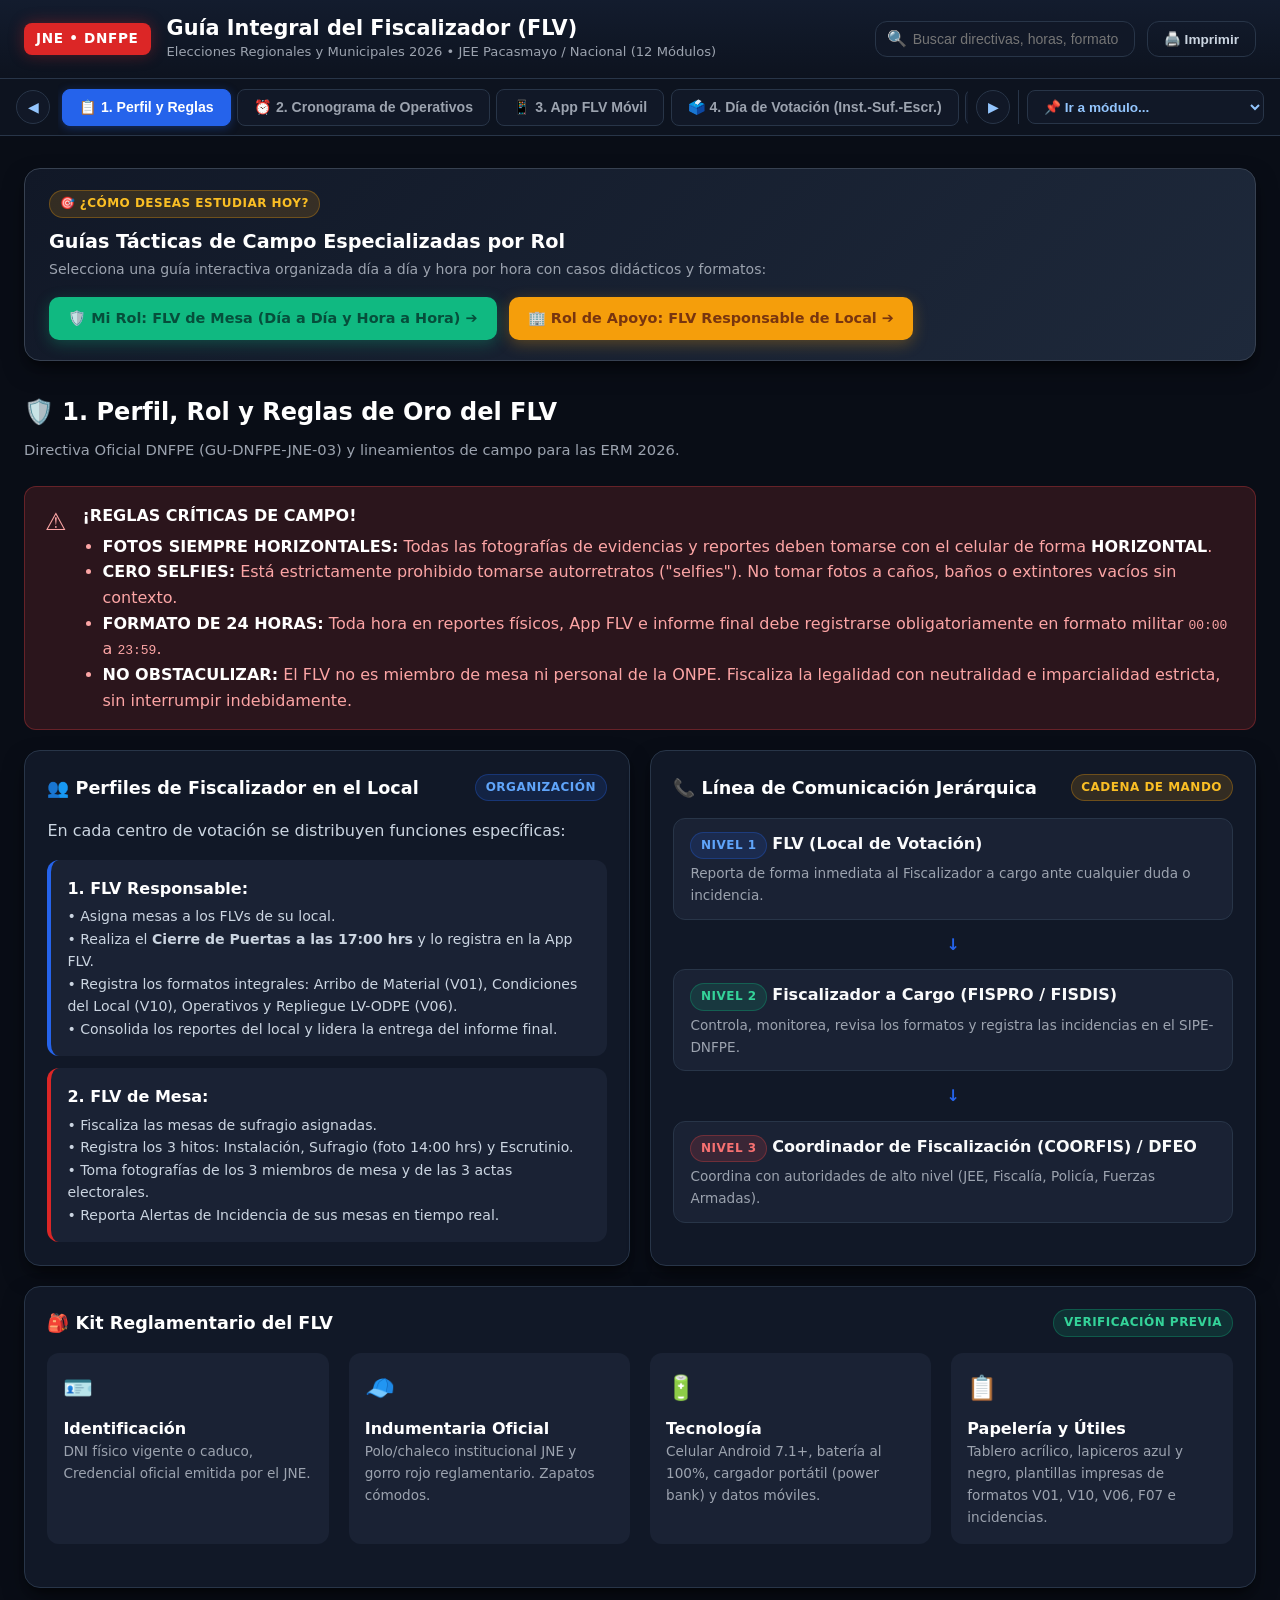
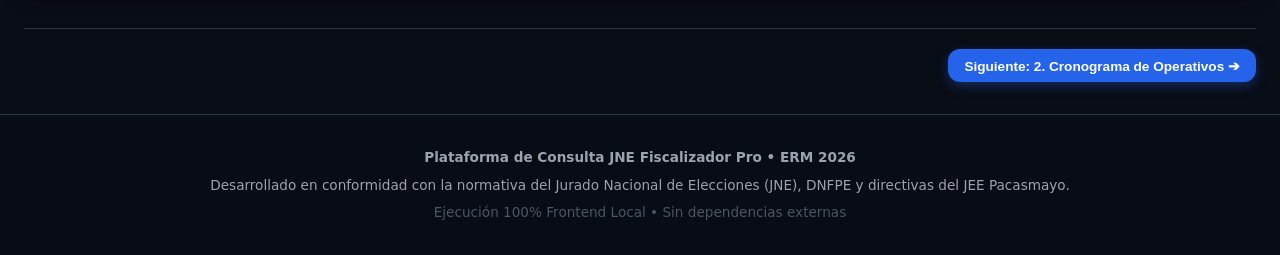
<file: others/FLV/index.html>
<!DOCTYPE html>
<html lang="es">
<head>
  <meta charset="UTF-8">
  <meta name="viewport" content="width=device-width, initial-scale=1.0">
  <title>Guía Integral del Fiscalizador de Local de Votación (FLV) - ERM 2026</title>
  <style>
    :root {
      --primary: #2563eb;
      --primary-hover: #1d4ed8;
      --primary-glow: rgba(37, 99, 235, 0.35);
      --jne-red: #dc2626;
      --jne-red-hover: #b91c1c;
      --jne-red-glow: rgba(220, 38, 38, 0.35);
      --onpe-blue: #0284c7;
      --reniec-green: #059669;
      --gold: #f59e0b;
      --gold-glow: rgba(245, 158, 11, 0.3);
      --bg-dark: #090d16;
      --bg-card: #111827;
      --bg-card-alt: #1a2234;
      --bg-card-hover: #222d42;
      --border: #283548;
      --border-light: #374151;
      --text-main: #f9fafb;
      --text-muted: #9ca3af;
      --text-sub: #cbd5e1;
      --success: #10b981;
      --success-bg: rgba(16, 185, 129, 0.15);
      --danger: #ef4444;
      --danger-bg: rgba(239, 68, 68, 0.15);
      --warning: #f59e0b;
      --warning-bg: rgba(245, 158, 11, 0.15);
      --info-bg: rgba(37, 99, 235, 0.15);
      --radius-sm: 8px;
      --radius-md: 12px;
      --radius-lg: 16px;
      --radius-xl: 22px;
      --shadow-card: 0 10px 25px -5px rgba(0, 0, 0, 0.5), 0 8px 10px -6px rgba(0, 0, 0, 0.5);
      --shadow-glow: 0 0 20px rgba(37, 99, 235, 0.25);
      --transition: all 0.25s cubic-bezier(0.4, 0, 0.2, 1);
    }

    * {
      box-sizing: border-box;
      margin: 0;
      padding: 0;
    }

    body {
      font-family: 'Segoe UI', system-ui, -apple-system, Roboto, Helvetica, Arial, sans-serif;
      background-color: var(--bg-dark);
      color: var(--text-main);
      line-height: 1.6;
      min-height: 100vh;
      display: flex;
      flex-direction: column;
    }

    /* Scrollbars */
    ::-webkit-scrollbar {
      width: 8px;
      height: 8px;
    }
    ::-webkit-scrollbar-track {
      background: var(--bg-dark);
    }
    ::-webkit-scrollbar-thumb {
      background: var(--border);
      border-radius: 4px;
    }
    ::-webkit-scrollbar-thumb:hover {
      background: var(--primary);
    }

    /* Header */
    header {
      background: linear-gradient(180deg, #131c2e 0%, #0d131f 100%);
      border-bottom: 1px solid var(--border);
      padding: 1rem 1.5rem;
      position: sticky;
      top: 0;
      z-index: 100;
      backdrop-filter: blur(10px);
    }

    .header-top {
      display: flex;
      justify-content: space-between;
      align-items: center;
      gap: 1.25rem;
      flex-wrap: wrap;
    }

    .brand {
      display: flex;
      align-items: center;
      gap: 1rem;
    }

    .brand-badge {
      background: var(--jne-red);
      color: white;
      font-weight: 800;
      font-size: 0.85rem;
      padding: 0.35rem 0.75rem;
      border-radius: var(--radius-sm);
      letter-spacing: 0.05em;
      text-transform: uppercase;
      box-shadow: 0 0 15px var(--jne-red-glow);
    }

    .brand-info h1 {
      font-size: 1.3rem;
      font-weight: 700;
      color: #ffffff;
      line-height: 1.2;
    }

    .brand-info p {
      font-size: 0.82rem;
      color: var(--text-muted);
    }

    .header-actions {
      display: flex;
      align-items: center;
      gap: 0.75rem;
      flex-wrap: wrap;
    }

    .search-box {
      position: relative;
      min-width: 260px;
    }

    .search-box input {
      width: 100%;
      background: var(--bg-card);
      border: 1px solid var(--border);
      color: var(--text-main);
      padding: 0.55rem 1rem 0.55rem 2.3rem;
      border-radius: var(--radius-md);
      font-size: 0.88rem;
      outline: none;
      transition: var(--transition);
    }

    .search-box input:focus {
      border-color: var(--primary);
      box-shadow: 0 0 0 3px var(--primary-glow);
    }

    .search-icon {
      position: absolute;
      left: 0.75rem;
      top: 50%;
      transform: translateY(-50%);
      color: var(--text-muted);
      pointer-events: none;
    }

    .btn {
      display: inline-flex;
      align-items: center;
      gap: 0.4rem;
      padding: 0.55rem 1rem;
      border-radius: var(--radius-md);
      font-size: 0.85rem;
      font-weight: 600;
      cursor: pointer;
      border: none;
      transition: var(--transition);
      text-decoration: none;
    }

    .btn-primary {
      background: var(--primary);
      color: white;
      box-shadow: 0 4px 12px var(--primary-glow);
    }
    .btn-primary:hover {
      background: var(--primary-hover);
      transform: translateY(-1px);
    }

    .btn-outline {
      background: transparent;
      border: 1px solid var(--border);
      color: var(--text-sub);
    }
    .btn-outline:hover {
      background: var(--bg-card-alt);
      color: white;
      border-color: var(--text-muted);
    }

    /* Navigation Bar Container with Controls */
    .nav-wrapper {
      background: #0d131f;
      border-bottom: 1px solid var(--border);
      position: sticky;
      top: 72px;
      z-index: 90;
      display: flex;
      align-items: center;
      padding: 0 1rem;
      gap: 0.5rem;
    }

    .nav-scroll-btn {
      background: var(--bg-card);
      border: 1px solid var(--border);
      color: #93c5fd;
      width: 34px;
      height: 34px;
      border-radius: 50%;
      display: flex;
      align-items: center;
      justify-content: center;
      cursor: pointer;
      font-size: 0.9rem;
      transition: var(--transition);
      flex-shrink: 0;
      user-select: none;
    }

    .nav-scroll-btn:hover {
      background: var(--primary);
      color: white;
      border-color: var(--primary);
      box-shadow: 0 0 10px var(--primary-glow);
    }

    nav.tab-nav {
      display: flex;
      gap: 0.4rem;
      overflow-x: auto;
      padding: 0.6rem 0.25rem 0.6rem;
      scrollbar-width: thin;
      scrollbar-color: var(--border) #0d131f;
      scroll-behavior: smooth;
      flex: 1;
      cursor: grab;
    }

    nav.tab-nav:active {
      cursor: grabbing;
    }

    nav.tab-nav::-webkit-scrollbar {
      height: 5px;
    }
    nav.tab-nav::-webkit-scrollbar-thumb {
      background: var(--border-light);
      border-radius: 3px;
    }
    nav.tab-nav::-webkit-scrollbar-thumb:hover {
      background: var(--primary);
    }

    .nav-tab {
      padding: 0.6rem 1rem;
      color: var(--text-muted);
      font-size: 0.88rem;
      font-weight: 600;
      cursor: pointer;
      border: 1px solid var(--border);
      background: var(--bg-card);
      border-radius: var(--radius-sm);
      white-space: nowrap;
      transition: var(--transition);
      display: flex;
      align-items: center;
      gap: 0.4rem;
      flex-shrink: 0;
    }

    .nav-tab:hover {
      color: var(--text-main);
      background: var(--bg-card-alt);
      border-color: var(--border-light);
    }

    .nav-tab.active {
      color: #ffffff;
      background: var(--primary);
      border-color: var(--primary);
      box-shadow: 0 2px 10px var(--primary-glow);
    }

    /* Quick Jump Dropdown */
    .quick-jump-container {
      display: flex;
      align-items: center;
      gap: 0.5rem;
      padding-left: 0.5rem;
      border-left: 1px solid var(--border);
      flex-shrink: 0;
    }

    .quick-jump-container select {
      background: var(--bg-card);
      border: 1px solid var(--border);
      color: #93c5fd;
      padding: 0.45rem 0.75rem;
      border-radius: var(--radius-sm);
      font-size: 0.85rem;
      font-weight: 600;
      cursor: pointer;
      outline: none;
    }

    /* Main Container */
    main {
      flex: 1;
      padding: 2rem 1.5rem;
      max-width: 1400px;
      margin: 0 auto;
      width: 100%;
    }

    .tab-content {
      display: none;
      animation: fadeIn 0.25s ease-out;
    }
    .tab-content.active {
      display: block;
    }

    @keyframes fadeIn {
      from { opacity: 0; transform: translateY(5px); }
      to { opacity: 1; transform: translateY(0); }
    }

    /* Typography & Utilities */
    h2.section-title {
      font-size: 1.5rem;
      font-weight: 700;
      color: #ffffff;
      margin-bottom: 0.4rem;
      display: flex;
      align-items: center;
      gap: 0.65rem;
    }

    p.section-desc {
      color: var(--text-muted);
      font-size: 0.92rem;
      margin-bottom: 1.5rem;
    }

    .badge {
      display: inline-flex;
      align-items: center;
      gap: 0.35rem;
      font-size: 0.75rem;
      font-weight: 700;
      padding: 0.2rem 0.6rem;
      border-radius: 9999px;
      text-transform: uppercase;
      letter-spacing: 0.04em;
    }

    .badge-red { background: var(--danger-bg); color: #f87171; border: 1px solid rgba(239, 68, 68, 0.3); }
    .badge-blue { background: var(--info-bg); color: #60a5fa; border: 1px solid rgba(37, 99, 235, 0.3); }
    .badge-green { background: var(--success-bg); color: #34d399; border: 1px solid rgba(16, 185, 129, 0.3); }
    .badge-gold { background: var(--warning-bg); color: #fbbf24; border: 1px solid rgba(245, 158, 11, 0.3); }

    /* Cards Grid */
    .grid-2 {
      display: grid;
      grid-template-columns: repeat(auto-fit, minmax(340px, 1fr));
      gap: 1.25rem;
      margin-bottom: 1.25rem;
    }

    .grid-3 {
      display: grid;
      grid-template-columns: repeat(auto-fit, minmax(300px, 1fr));
      gap: 1.25rem;
      margin-bottom: 1.25rem;
    }

    .grid-4 {
      display: grid;
      grid-template-columns: repeat(auto-fit, minmax(230px, 1fr));
      gap: 1.25rem;
      margin-bottom: 1.25rem;
    }

    .card {
      background: var(--bg-card);
      border: 1px solid var(--border);
      border-radius: var(--radius-lg);
      padding: 1.4rem;
      box-shadow: var(--shadow-card);
      transition: var(--transition);
      position: relative;
    }

    .card:hover {
      border-color: var(--border-light);
      transform: translateY(-2px);
    }

    .card-header {
      display: flex;
      justify-content: space-between;
      align-items: flex-start;
      margin-bottom: 1rem;
      gap: 0.75rem;
    }

    .card-title {
      font-size: 1.1rem;
      font-weight: 700;
      color: #ffffff;
      display: flex;
      align-items: center;
      gap: 0.5rem;
    }

    /* Alerts */
    .alert-box {
      padding: 1rem 1.25rem;
      border-radius: var(--radius-md);
      margin-bottom: 1.25rem;
      display: flex;
      gap: 1rem;
      align-items: flex-start;
    }

    .alert-danger { background: var(--danger-bg); border: 1px solid rgba(239, 68, 68, 0.3); color: #fca5a5; }
    .alert-warning { background: var(--warning-bg); border: 1px solid rgba(245, 158, 11, 0.3); color: #fde68a; }
    .alert-info { background: var(--info-bg); border: 1px solid rgba(37, 99, 235, 0.3); color: #93c5fd; }
    .alert-success { background: var(--success-bg); border: 1px solid rgba(16, 185, 129, 0.3); color: #a7f3d0; }

    .alert-box strong { color: #ffffff; }

    /* Timeline Stepper */
    .timeline {
      position: relative;
      padding-left: 2rem;
      margin: 1.5rem 0;
    }

    .timeline::before {
      content: '';
      position: absolute;
      left: 7px;
      top: 10px;
      bottom: 10px;
      width: 2px;
      background: var(--border);
    }

    .timeline-item {
      position: relative;
      margin-bottom: 2rem;
    }
    .timeline-item:last-child {
      margin-bottom: 0;
    }

    .timeline-dot {
      position: absolute;
      left: -2rem;
      top: 4px;
      width: 16px;
      height: 16px;
      border-radius: 50%;
      background: var(--primary);
      border: 3px solid var(--bg-dark);
      box-shadow: 0 0 10px var(--primary-glow);
    }
    .timeline-dot.red { background: var(--jne-red); box-shadow: 0 0 10px var(--jne-red-glow); }
    .timeline-dot.gold { background: var(--gold); box-shadow: 0 0 10px var(--gold-glow); }
    .timeline-dot.green { background: var(--success); box-shadow: 0 0 10px var(--success-bg); }

    .timeline-card {
      background: var(--bg-card-alt);
      border: 1px solid var(--border);
      border-radius: var(--radius-md);
      padding: 1.25rem;
    }

    .timeline-time {
      font-size: 0.82rem;
      font-weight: 700;
      color: #60a5fa;
      letter-spacing: 0.05em;
      text-transform: uppercase;
      margin-bottom: 0.25rem;
    }

    .timeline-title {
      font-size: 1.1rem;
      font-weight: 700;
      color: white;
      margin-bottom: 0.5rem;
    }

    /* Sobres Diagram */
    .sobres-grid {
      display: grid;
      grid-template-columns: repeat(auto-fit, minmax(220px, 1fr));
      gap: 1.25rem;
      margin: 1.5rem 0;
    }

    .sobre-card {
      border-radius: var(--radius-md);
      padding: 1.25rem;
      background: var(--bg-card);
      border-left: 6px solid;
      display: flex;
      flex-direction: column;
      gap: 0.5rem;
    }

    .sobre-plomo { border-color: #94a3b8; }
    .sobre-rojo { border-color: #ef4444; }
    .sobre-celeste { border-color: #38bdf8; }
    .sobre-verde { border-color: #22c55e; }
    .sobre-naranja { border-color: #f97316; }

    .sobre-title { font-weight: 700; font-size: 1rem; color: white; }
    .sobre-dest { font-size: 0.85rem; color: var(--text-sub); font-weight: 600; }

    /* Incidencias Accordion */
    .incidencia-search-bar {
      margin-bottom: 1.25rem;
      display: flex;
      gap: 1rem;
      flex-wrap: wrap;
    }

    .incidencia-item {
      background: var(--bg-card);
      border: 1px solid var(--border);
      border-radius: var(--radius-md);
      margin-bottom: 0.65rem;
      overflow: hidden;
      transition: var(--transition);
    }
    .incidencia-item:hover { border-color: var(--border-light); }

    .incidencia-header {
      padding: 0.85rem 1.1rem;
      cursor: pointer;
      display: flex;
      justify-content: space-between;
      align-items: center;
      gap: 1rem;
      user-select: none;
    }

    .incidencia-title {
      font-weight: 600;
      color: var(--text-main);
      font-size: 0.92rem;
      flex: 1;
    }

    .incidencia-body {
      padding: 0 1.25rem 1.25rem;
      display: none;
      color: var(--text-sub);
      font-size: 0.88rem;
      border-top: 1px solid rgba(255, 255, 255, 0.05);
      background: var(--bg-card-alt);
    }

    .incidencia-item.open .incidencia-body {
      display: block;
      padding-top: 1rem;
    }
    .incidencia-item.open { border-color: var(--primary); }

    /* Checklist interactive */
    .checklist-group {
      background: var(--bg-card);
      border: 1px solid var(--border);
      border-radius: var(--radius-lg);
      padding: 1.5rem;
      margin-bottom: 1.5rem;
    }

    .check-item {
      display: flex;
      align-items: flex-start;
      gap: 0.85rem;
      padding: 0.65rem 0;
      border-bottom: 1px solid rgba(255, 255, 255, 0.05);
      cursor: pointer;
      user-select: none;
    }
    .check-item:last-child { border-bottom: none; }

    .check-item input[type="checkbox"] {
      width: 1.25rem;
      height: 1.25rem;
      margin-top: 0.2rem;
      accent-color: var(--primary);
      cursor: pointer;
    }

    .check-item.done span {
      text-decoration: line-through;
      color: var(--text-muted);
    }

    /* Form Generator & Simulator */
    .form-group { margin-bottom: 1.25rem; }
    .form-group label {
      display: block;
      font-size: 0.88rem;
      font-weight: 600;
      color: var(--text-sub);
      margin-bottom: 0.4rem;
    }

    .form-control {
      width: 100%;
      background: var(--bg-dark);
      border: 1px solid var(--border);
      color: var(--text-main);
      padding: 0.65rem 0.9rem;
      border-radius: var(--radius-md);
      font-size: 0.9rem;
      outline: none;
      font-family: inherit;
    }
    .form-control:focus {
      border-color: var(--primary);
      box-shadow: 0 0 0 3px var(--primary-glow);
    }

    .output-preview {
      background: #060911;
      border: 1px dashed var(--border-light);
      border-radius: var(--radius-md);
      padding: 1.25rem;
      font-family: 'Consolas', 'Courier New', monospace;
      font-size: 0.85rem;
      color: #a7f3d0;
      white-space: pre-wrap;
      word-break: break-word;
      margin-top: 1rem;
      max-height: 380px;
      overflow-y: auto;
    }

    /* Quiz / Interactive Simulator */
    .sim-card {
      background: var(--bg-card);
      border: 1px solid var(--border);
      border-radius: var(--radius-lg);
      padding: 1.5rem;
      margin-bottom: 1.5rem;
    }

    .sim-question {
      font-size: 1.05rem;
      font-weight: 600;
      color: white;
      margin-bottom: 1rem;
    }

    .sim-options {
      display: flex;
      flex-direction: column;
      gap: 0.65rem;
    }

    .sim-opt-btn {
      text-align: left;
      padding: 0.85rem 1.1rem;
      background: var(--bg-card-alt);
      border: 1px solid var(--border);
      color: var(--text-main);
      border-radius: var(--radius-md);
      cursor: pointer;
      transition: var(--transition);
      font-size: 0.92rem;
    }

    .sim-opt-btn:hover {
      background: var(--bg-card-hover);
      border-color: var(--primary);
    }

    .sim-feedback {
      margin-top: 1rem;
      padding: 1rem;
      border-radius: var(--radius-md);
      display: none;
      font-size: 0.92rem;
    }

    /* Section Navigator Bar Bottom */
    .section-footer-nav {
      display: flex;
      justify-content: space-between;
      align-items: center;
      margin-top: 2.5rem;
      padding-top: 1.25rem;
      border-top: 1px solid var(--border);
      gap: 1rem;
      flex-wrap: wrap;
    }

    /* Footer */
    footer {
      background: #080c14;
      border-top: 1px solid var(--border);
      padding: 2rem;
      text-align: center;
      color: var(--text-muted);
      font-size: 0.85rem;
      margin-top: auto;
    }

    @media (max-width: 900px) {
      header {
        position: relative; /* Deja de ser pegajoso: se desliza con el scroll */
        top: auto;
        padding: 0.65rem 1rem;
      }
      .brand-info p { display: none; }
      .brand-info h1 { font-size: 1.05rem; }
      .quick-jump-container { display: none; }
      .search-box { width: 100%; min-width: 100%; margin-top: 0.25rem; }
      .grid-2, .grid-3, .grid-4 { grid-template-columns: 1fr; }
      .role-selector-bar {
        flex-direction: column;
        padding: 0.4rem 0.75rem;
        gap: 0.35rem;
      }
      .role-btn-primary, .role-btn-secondary {
        padding: 0.45rem 0.75rem;
        font-size: 0.8rem;
      }
      .nav-wrapper {
        position: sticky;
        top: 0; /* Solo la barra de pestañas queda pegada arriba */
        z-index: 99;
        background: rgba(13, 19, 31, 0.96);
        backdrop-filter: blur(8px);
        padding: 0 0.5rem;
      }
      nav.tab-nav {
        padding: 0.35rem 0.25rem;
        -webkit-overflow-scrolling: touch;
      }
      .tab-btn {
        padding: 0.4rem 0.75rem;
        font-size: 0.8rem;
      }
      .header-top { gap: 0.75rem; }
      .header-actions { width: 100%; }
      .header-actions .btn { flex: 1 1 auto; justify-content: center; padding: 0.45rem 0.75rem; font-size: 0.78rem; }
    }
  </style>
</head>
<body>

  <!-- Header -->
  <header>
    <div class="header-top">
      <div class="brand">
        <div class="brand-badge">JNE • DNFPE</div>
        <div class="brand-info">
          <h1>Guía Integral del Fiscalizador (FLV)</h1>
          <p>Elecciones Regionales y Municipales 2026 • JEE Pacasmayo / Nacional (12 Módulos)</p>
        </div>
      </div>
      <div class="header-actions">
        <div class="search-box">
          <span class="search-icon">🔍</span>
          <input type="text" id="globalSearch" placeholder="Buscar directivas, horas, formatos, incidencias..." oninput="handleGlobalSearch()">
        </div>
        <button class="btn btn-outline" onclick="window.print()">🖨️ Imprimir</button>
      </div>
    </div>
  </header>

  <!-- Navigation Bar with Controls (Scroll Buttons + MouseWheel + Drag + QuickJump) -->
  <div class="nav-wrapper">
    <button class="nav-scroll-btn" onclick="scrollTabs('left')" title="Desplazar a la izquierda">◀</button>
    <nav class="tab-nav" id="tabNavContainer">
      <button class="nav-tab active" data-tab="resumen" onclick="switchTab('resumen')">📋 1. Perfil y Reglas</button>
      <button class="nav-tab" data-tab="cronograma" onclick="switchTab('cronograma')">⏰ 2. Cronograma de Operativos</button>
      <button class="nav-tab" data-tab="appflv" onclick="switchTab('appflv')">📱 3. App FLV Móvil</button>
      <button class="nav-tab" data-tab="jornada" onclick="switchTab('jornada')">🗳️ 4. Día de Votación (Inst.-Suf.-Escr.)</button>
      <button class="nav-tab" data-tab="repliegue" onclick="switchTab('repliegue')">📦 5. Repliegue y Sobres</button>
      <button class="nav-tab" data-tab="incidencias" onclick="switchTab('incidencias')">🚨 6. Catálogo de Incidencias (70+)</button>
      <button class="nav-tab" data-tab="formatos" onclick="switchTab('formatos')">📝 7. Formatos y Redacción F07</button>
      <button class="nav-tab" data-tab="informe" onclick="switchTab('informe')">📂 8. Informe Final y Pago</button>
      <button class="nav-tab" data-tab="notificaciones" onclick="switchTab('notificaciones')">📜 9. Notificaciones Preventivas</button>
      <button class="nav-tab" data-tab="checklist" onclick="switchTab('checklist')">✅ 10. Checklist de Mochila</button>
      <button class="nav-tab" data-tab="simulador" onclick="switchTab('simulador')">💡 11. Simulador de Casos</button>
      <button class="nav-tab" data-tab="directorio" onclick="switchTab('directorio')">⚖️ 12. Base Legal y Directorio JEE</button>
    </nav>
    <button class="nav-scroll-btn" onclick="scrollTabs('right')" title="Desplazar a la derecha">▶</button>

    <div class="quick-jump-container">
      <select id="quickJumpSelect" onchange="switchTab(this.value)">
        <option value="" disabled selected>📌 Ir a módulo...</option>
        <option value="resumen">1. Perfil y Reglas</option>
        <option value="cronograma">2. Cronograma de Operativos</option>
        <option value="appflv">3. App FLV Móvil</option>
        <option value="jornada">4. Día de Votación</option>
        <option value="repliegue">5. Repliegue y Sobres</option>
        <option value="incidencias">6. Catálogo de Incidencias</option>
        <option value="formatos">7. Formatos y Redacción F07</option>
        <option value="informe">8. Informe Final y Pago</option>
        <option value="notificaciones">9. Notificaciones Preventivas</option>
        <option value="checklist">10. Checklist de Mochila</option>
        <option value="simulador">11. Simulador de Casos</option>
        <option value="directorio">12. Base Legal y Directorio</option>
      </select>
    </div>
  </div>

  <!-- Main Content -->
  <main>

    <!-- Accesos Rápidos a Guías Operativas Especializadas por Rol -->
    <div style="background: linear-gradient(135deg, #111827 0%, #1e293b 100%); border: 1px solid var(--border-light); border-radius: var(--radius-lg); padding: 1.25rem 1.5rem; margin-bottom: 2rem; box-shadow: var(--shadow-card);">
      <div style="display: flex; justify-content: space-between; align-items: center; gap: 1rem; flex-wrap: wrap;">
        <div>
          <span class="badge badge-gold" style="margin-bottom: 0.35rem;">🎯 ¿CÓMO DESEAS ESTUDIAR HOY?</span>
          <h3 style="color: white; font-size: 1.2rem; margin-top: 0.25rem;">Guías Tácticas de Campo Especializadas por Rol</h3>
          <p style="color: var(--text-muted); font-size: 0.88rem;">Selecciona una guía interactiva organizada día a día y hora por hora con casos didácticos y formatos:</p>
        </div>
        <div style="display: flex; gap: 0.75rem; flex-wrap: wrap;">
          <a href="flv-mesa.html" class="btn" style="background: #10b981; color: #064e3b; font-weight: 800; font-size: 0.9rem; padding: 0.65rem 1.2rem; box-shadow: 0 4px 15px rgba(16, 185, 129, 0.3); text-decoration: none; border-radius: 10px;">
            🛡️ Mi Rol: FLV de Mesa (Día a Día y Hora a Hora) ➔
          </a>
          <a href="flv-responsable.html" class="btn" style="background: #f59e0b; color: #78350f; font-weight: 800; font-size: 0.9rem; padding: 0.65rem 1.2rem; box-shadow: 0 4px 15px rgba(245, 158, 11, 0.3); text-decoration: none; border-radius: 10px;">
            🏢 Rol de Apoyo: FLV Responsable de Local ➔
          </a>
        </div>
      </div>
    </div>

    <!-- MODULO 1: RESUMEN Y PERFIL -->
    <section id="tab-resumen" class="tab-content active">
      <h2 class="section-title">🛡️ 1. Perfil, Rol y Reglas de Oro del FLV</h2>
      <p class="section-desc">Directiva Oficial DNFPE (GU-DNFPE-JNE-03) y lineamientos de campo para las ERM 2026.</p>

      <div class="alert-box alert-danger">
        <div style="font-size: 1.5rem;">⚠️</div>
        <div>
          <strong>¡REGLAS CRÍTICAS DE CAMPO!</strong>
          <ul style="margin-left: 1.25rem; margin-top: 0.35rem;">
            <li><strong>FOTOS SIEMPRE HORIZONTALES:</strong> Todas las fotografías de evidencias y reportes deben tomarse con el celular de forma <strong>HORIZONTAL</strong>.</li>
            <li><strong>CERO SELFIES:</strong> Está estrictamente prohibido tomarse autorretratos ("selfies"). No tomar fotos a caños, baños o extintores vacíos sin contexto.</li>
            <li><strong>FORMATO DE 24 HORAS:</strong> Toda hora en reportes físicos, App FLV e informe final debe registrarse obligatoriamente en formato militar <code>00:00</code> a <code>23:59</code>.</li>
            <li><strong>NO OBSTACULIZAR:</strong> El FLV no es miembro de mesa ni personal de la ONPE. Fiscaliza la legalidad con neutralidad e imparcialidad estricta, sin interrumpir indebidamente.</li>
          </ul>
        </div>
      </div>

      <div class="grid-2">
        <div class="card">
          <div class="card-header">
            <h3 class="card-title">👥 Perfiles de Fiscalizador en el Local</h3>
            <span class="badge badge-blue">Organización</span>
          </div>
          <p style="color: var(--text-sub); margin-bottom: 1rem;">En cada centro de votación se distribuyen funciones específicas:</p>
          <div style="background: var(--bg-card-alt); padding: 1rem; border-radius: var(--radius-md); margin-bottom: 0.75rem; border-left: 4px solid var(--primary);">
            <strong style="color: white;">1. FLV Responsable:</strong>
            <p style="font-size: 0.88rem; color: var(--text-sub); margin-top: 0.25rem;">
              • Asigna mesas a los FLVs de su local.<br>
              • Realiza el <strong>Cierre de Puertas a las 17:00 hrs</strong> y lo registra en la App FLV.<br>
              • Registra los formatos integrales: Arribo de Material (V01), Condiciones del Local (V10), Operativos y Repliegue LV-ODPE (V06).<br>
              • Consolida los reportes del local y lidera la entrega del informe final.
            </p>
          </div>
          <div style="background: var(--bg-card-alt); padding: 1rem; border-radius: var(--radius-md); border-left: 4px solid var(--jne-red);">
            <strong style="color: white;">2. FLV de Mesa:</strong>
            <p style="font-size: 0.88rem; color: var(--text-sub); margin-top: 0.25rem;">
              • Fiscaliza las mesas de sufragio asignadas.<br>
              • Registra los 3 hitos: Instalación, Sufragio (foto 14:00 hrs) y Escrutinio.<br>
              • Toma fotografías de los 3 miembros de mesa y de las 3 actas electorales.<br>
              • Reporta Alertas de Incidencia de sus mesas en tiempo real.
            </p>
          </div>
        </div>

        <div class="card">
          <div class="card-header">
            <h3 class="card-title">📞 Línea de Comunicación Jerárquica</h3>
            <span class="badge badge-gold">Cadena de Mando</span>
          </div>
          <div style="display: flex; flex-direction: column; gap: 0.75rem;">
            <div style="padding: 0.75rem 1rem; background: var(--bg-card-alt); border-radius: var(--radius-md); border: 1px solid var(--border);">
              <span class="badge badge-blue">Nivel 1</span> <strong>FLV (Local de Votación)</strong>
              <p style="font-size: 0.85rem; color: var(--text-muted); margin-top: 0.25rem;">Reporta de forma inmediata al Fiscalizador a cargo ante cualquier duda o incidencia.</p>
            </div>
            <div style="text-align: center; color: var(--primary); font-weight: bold;">↓</div>
            <div style="padding: 0.75rem 1rem; background: var(--bg-card-alt); border-radius: var(--radius-md); border: 1px solid var(--border);">
              <span class="badge badge-green">Nivel 2</span> <strong>Fiscalizador a Cargo (FISPRO / FISDIS)</strong>
              <p style="font-size: 0.85rem; color: var(--text-muted); margin-top: 0.25rem;">Controla, monitorea, revisa los formatos y registra las incidencias en el SIPE-DNFPE.</p>
            </div>
            <div style="text-align: center; color: var(--primary); font-weight: bold;">↓</div>
            <div style="padding: 0.75rem 1rem; background: var(--bg-card-alt); border-radius: var(--radius-md); border: 1px solid var(--border);">
              <span class="badge badge-red">Nivel 3</span> <strong>Coordinador de Fiscalización (COORFIS) / DFEO</strong>
              <p style="font-size: 0.85rem; color: var(--text-muted); margin-top: 0.25rem;">Coordina con autoridades de alto nivel (JEE, Fiscalía, Policía, Fuerzas Armadas).</p>
            </div>
          </div>
        </div>
      </div>

      <div class="card">
        <div class="card-header">
          <h3 class="card-title">🎒 Kit Reglamentario del FLV</h3>
          <span class="badge badge-green">Verificación Previa</span>
        </div>
        <div class="grid-4">
          <div style="background: var(--bg-card-alt); padding: 1rem; border-radius: var(--radius-md);">
            <div style="font-size: 1.5rem; margin-bottom: 0.5rem;">🪪</div>
            <strong style="color: white;">Identificación</strong>
            <p style="font-size: 0.85rem; color: var(--text-muted);">DNI físico vigente o caduco, Credencial oficial emitida por el JNE.</p>
          </div>
          <div style="background: var(--bg-card-alt); padding: 1rem; border-radius: var(--radius-md);">
            <div style="font-size: 1.5rem; margin-bottom: 0.5rem;">🧢</div>
            <strong style="color: white;">Indumentaria Oficial</strong>
            <p style="font-size: 0.85rem; color: var(--text-muted);">Polo/chaleco institucional JNE y gorro rojo reglamentario. Zapatos cómodos.</p>
          </div>
          <div style="background: var(--bg-card-alt); padding: 1rem; border-radius: var(--radius-md);">
            <div style="font-size: 1.5rem; margin-bottom: 0.5rem;">🔋</div>
            <strong style="color: white;">Tecnología</strong>
            <p style="font-size: 0.85rem; color: var(--text-muted);">Celular Android 7.1+, batería al 100%, cargador portátil (power bank) y datos móviles.</p>
          </div>
          <div style="background: var(--bg-card-alt); padding: 1rem; border-radius: var(--radius-md);">
            <div style="font-size: 1.5rem; margin-bottom: 0.5rem;">📋</div>
            <strong style="color: white;">Papelería y Útiles</strong>
            <p style="font-size: 0.85rem; color: var(--text-muted);">Tablero acrílico, lapiceros azul y negro, plantillas impresas de formatos V01, V10, V06, F07 e incidencias.</p>
          </div>
        </div>
      </div>

      <div class="section-footer-nav">
        <div></div>
        <button class="btn btn-primary" onclick="switchTab('cronograma')">Siguiente: 2. Cronograma de Operativos ➔</button>
      </div>
    </section>

    <!-- MODULO 2: CRONOGRAMA DE OPERATIVOS -->
    <section id="tab-cronograma" class="tab-content">
      <h2 class="section-title">⏰ 2. Cronograma Operativo de Campo (ERM 2026)</h2>
      <p class="section-desc">Hitos temporales exactos, bases legales y responsabilidades de fiscalización.</p>

      <div class="timeline">
        <!-- JUEVES -->
        <div class="timeline-item">
          <div class="timeline-dot"></div>
          <div class="timeline-card">
            <div class="timeline-time">Jueves 1 de Octubre • 16:00 a 18:00 hrs hasta las 00:00 hrs</div>
            <h3 class="timeline-title">Operativo de Cierre de Campaña Electoral</h3>
            <p style="color: var(--text-sub); font-size: 0.9rem; margin-bottom: 0.75rem;">
              Fiscalización de mítines y concentraciones públicas proselitistas en plazas y vías principales.
            </p>
            <div style="background: var(--bg-card); padding: 0.85rem; border-radius: var(--radius-sm); font-size: 0.85rem; color: var(--text-muted);">
              • <strong>Prohibiciones:</strong> Mítines simultáneos de distintas organizaciones a menos de 1 km de distancia entre sí (Art. 189 LOE). Mítines sin permiso previo de la autoridad política. Prohibición de miembros del clero en manifestaciones vistiendo hábitos religiosos.<br>
              • <strong>Acciones del FLV:</strong> Elaborar <strong>un solo Reporte de Operativo por evento</strong> suscrito por <strong>todos los FLVs involucrados</strong> y las autoridades presentes (con foto grupal obligatoria), registrar alerta en App FLV si hay dádivas o infracciones graves.
            </div>
          </div>
        </div>

        <!-- VIERNES -->
        <div class="timeline-item">
          <div class="timeline-dot gold"></div>
          <div class="timeline-card">
            <div class="timeline-time">Viernes 2 de Octubre • Durante el día (hasta 18:00 hrs)</div>
            <h3 class="timeline-title">Notificaciones Preventivas de Ley Seca y Propaganda</h3>
            <p style="color: var(--text-sub); font-size: 0.9rem; margin-bottom: 0.75rem;">
              Notificación a comercios, bodegas, licorerías y propietarios de predios vecinos a los locales de votación.
            </p>
            <div style="background: var(--bg-card); padding: 0.85rem; border-radius: var(--radius-sm); font-size: 0.85rem; color: var(--text-muted);">
              • Notificación escrita con el formato oficial del JEE, recabando nombre comercial, suministro eléctrico, DNI y firma del encargado.<br>
              • Notificación sobre suspensión de propaganda electoral en predios privados circundantes.
            </div>
          </div>
        </div>

        <!-- SABADO 00:00 -->
        <div class="timeline-item">
          <div class="timeline-dot red"></div>
          <div class="timeline-card">
            <div class="timeline-time">Sábado 3 de Octubre • 00:00 hrs en punto</div>
            <h3 class="timeline-title">Suspensión Absoluta de Propaganda Electoral (24 hrs antes)</h3>
            <p style="color: var(--text-sub); font-size: 0.9rem; margin-bottom: 0.75rem;">
              Entra en vigencia el Art. 190° de la LOE: <em>"Desde veinticuatro horas antes, se suspende toda clase de propaganda política"</em>.
            </p>
            <div class="alert-box alert-danger" style="margin-bottom: 0; padding: 0.75rem;">
              <strong>DELITO ELECTORAL (Art. 389° LOE):</strong> Pena privativa de la libertad no menor de 2 años a quien haga propaganda por cualquier medio durante las horas prohibidas. En predios privados con acceso, se retira con autorización escrita del dueño. En postes de luz NO se retira: se reporta al fiscalizador a cargo para coordinar distorsión.
            </div>
          </div>
        </div>

        <!-- SABADO 08:00 -->
        <div class="timeline-item">
          <div class="timeline-dot red"></div>
          <div class="timeline-card">
            <div class="timeline-time">Sábado 3 de Octubre • 08:00 hrs en punto (hasta Lunes 08:00 hrs)</div>
            <h3 class="timeline-title">Vigencia de la "LEY SECA" (Art. 351° y 390° LOE)</h3>
            <p style="color: var(--text-sub); font-size: 0.9rem; margin-bottom: 0.75rem;">
              Prohibido el expendio de bebidas alcohólicas de cualquier clase. Locales dedicados exclusivamente a este rubro deben permanecer cerrados.
            </p>
            <div style="background: var(--bg-card); padding: 0.85rem; border-radius: var(--radius-sm); font-size: 0.85rem; color: var(--text-muted);">
              • <strong>Sanción:</strong> Cárcel hasta por 6 meses y multa de <strong>S/. 3,390.00</strong> (Art. 390 LOE).<br>
              • <strong>Operativo Conjunto:</strong> Con Ministerio Público y Policía Nacional. La clausura o decomiso la efectúa el fiscal provincial o PNP, NO el fiscalizador del JNE.
            </div>
          </div>
        </div>

        <!-- SABADO ACTIVIDADES -->
        <div class="timeline-item">
          <div class="timeline-dot"></div>
          <div class="timeline-card">
            <div class="timeline-time">Sábado 3 de Octubre • Horario coordinado con ODPE</div>
            <h3 class="timeline-title">Fiscalización de Arribo de Material y Condiciones del Local</h3>
            <div class="grid-2" style="margin-top: 0.75rem;">
              <div style="background: var(--bg-card); padding: 0.85rem; border-radius: var(--radius-sm);">
                <strong style="color: white;">1. Arribo de Material (Formato V01):</strong><br>
                <span style="font-size: 0.85rem; color: var(--text-muted);">
                  Verificar vehículo, chofer, ruta ODPE y custodia PNP/FFAA. Verificar conteo de cajas de sufragio, reserva, material de contingencia y paquetes CLV. Tomar 2 fotos en SIPE.
                </span>
              </div>
              <div style="background: var(--bg-card); padding: 0.85rem; border-radius: var(--radius-sm);">
                <strong style="color: white;">2. Condiciones del Local (Formato V10):</strong><br>
                <span style="font-size: 0.85rem; color: var(--text-muted);">
                  Verificar cerco perimétrico, fluido eléctrico (OBLIGATORIO probar luces), agua, aulas habilitadas y señalización. Subir 2 fotos descriptivas a la App FLV el mismo sábado.
                </span>
              </div>
            </div>
            <div style="margin-top: 0.75rem; background: var(--bg-card); padding: 0.85rem; border-radius: var(--radius-sm); font-size: 0.85rem; color: var(--text-muted);">
              <strong>3. Operativo en Comisarías (Arts. 342 y 343 LOE):</strong> El FLV designado acude a la comisaría local a verificar el libro de ocurrencias y la carceleta para garantizar que ningún elector ni miembro de mesa esté indebidamente detenido (inmunidad electoral 24h antes y 24h después).
            </div>
          </div>
        </div>
      </div>

      <div class="section-footer-nav">
        <button class="btn btn-outline" onclick="switchTab('resumen')">⬅ Anterior: 1. Perfil y Reglas</button>
        <button class="btn btn-primary" onclick="switchTab('appflv')">Siguiente: 3. App FLV Móvil ➔</button>
      </div>
    </section>

    <!-- MODULO 3: APP FLV MOVIL -->
    <section id="tab-appflv" class="tab-content">
      <h2 class="section-title">📱 3. Guía Operativa de la Aplicación Móvil "APP FLV"</h2>
      <p class="section-desc">Manual técnico para el uso en smartphones Android del JNE.</p>

      <div class="grid-3">
        <div class="card">
          <div class="card-header">
            <h3 class="card-title">⚙️ Requisitos Técnicos</h3>
            <span class="badge badge-green">Android</span>
          </div>
          <ul style="margin-left: 1.25rem; font-size: 0.88rem; color: var(--text-sub);">
            <li>Sistema Operativo: <strong>Android 7.1 o superior</strong>.</li>
            <li>Conexión a Internet (datos móviles habilitados).</li>
            <li>Cuenta Google activa para descarga/actualización.</li>
            <li><strong>Permisos OBLIGATORIOS:</strong> Cámara, Ubicación GPS (precisión alta), Micrófono y Archivos/Multimedia.</li>
          </ul>
        </div>

        <div class="card">
          <div class="card-header">
            <h3 class="card-title">👑 FLV Responsable</h3>
            <span class="badge badge-gold">Funciones Exclusivas</span>
          </div>
          <ul style="margin-left: 1.25rem; font-size: 0.88rem; color: var(--text-sub);">
            <li>Asignación de mesas de sufragio a los compañeros del local.</li>
            <li><strong>Cierre de Puertas del Local:</strong> Registro formal a las 17:00 hrs.</li>
            <li>Formatos integrales: Arribo de Material, Condiciones, Repliegue LV-ODPE.</li>
            <li>Consolidación de actores globales (PNP, FFAA, CLV de ONPE, observadores).</li>
          </ul>
        </div>

        <div class="card">
          <div class="card-header">
            <h3 class="card-title">🧑‍💼 FLV de Mesa</h3>
            <span class="badge badge-blue">Operatividad</span>
          </div>
          <ul style="margin-left: 1.25rem; font-size: 0.88rem; color: var(--text-sub);">
            <li>Registro de Instalación, Sufragio y Escrutinio por mesa.</li>
            <li>Captura fotográfica de los 3 miembros de mesa por hito.</li>
            <li>Fotografía obligatoria de las <strong>3 Actas Electorales</strong> (Instalación, Sufragio, Escrutinio).</li>
            <li>Registro de Alertas de Incidencias en tiempo real.</li>
          </ul>
        </div>
      </div>

      <div class="card" style="margin-top: 1.5rem;">
        <div class="card-header">
          <h3 class="card-title">📸 Protocolo Reglamentario de Fotografías en el App</h3>
          <span class="badge badge-red">Estricto Cumplimiento</span>
        </div>
        <div class="grid-3" style="margin-top: 1rem;">
          <div style="background: var(--bg-card-alt); padding: 1rem; border-radius: var(--radius-md);">
            <strong style="color: #60a5fa;">1. Fotos de Instalación (07:00 - 12:00)</strong>
            <p style="font-size: 0.85rem; color: var(--text-muted); margin-top: 0.35rem;">
              Foto en ángulo horizontal donde se aprecie claramente el rostro de los <strong>TRES (3) miembros de mesa</strong> al recibir la caja de material electoral.
            </p>
          </div>
          <div style="background: var(--bg-card-alt); padding: 1rem; border-radius: var(--radius-md);">
            <strong style="color: #60a5fa;">2. Fotos de Sufragio (14:00 hrs)</strong>
            <p style="font-size: 0.85rem; color: var(--text-muted); margin-top: 0.35rem;">
              A las <strong>14:00 horas</strong> en punto, tomar fotografía panorámica horizontal de cada mesa en pleno funcionamiento con sus tres miembros.
            </p>
          </div>
          <div style="background: var(--bg-card-alt); padding: 1rem; border-radius: var(--radius-md);">
            <strong style="color: #60a5fa;">3. Fotos de Escrutinio y Actas</strong>
            <p style="font-size: 0.85rem; color: var(--text-muted); margin-top: 0.35rem;">
              Foto de los miembros al iniciar el conteo de votos. Fotos nítidas, legibles y sin reflejos de las actas electorales llenas y del cartel de resultados pegado en la puerta.
            </p>
          </div>
        </div>
      </div>

      <div class="section-footer-nav">
        <button class="btn btn-outline" onclick="switchTab('cronograma')">⬅ Anterior: 2. Cronograma</button>
        <button class="btn btn-primary" onclick="switchTab('jornada')">Siguiente: 4. Día de Votación ➔</button>
      </div>
    </section>

    <!-- MODULO 4: DIA DE LA VOTACION -->
    <section id="tab-jornada" class="tab-content">
      <h2 class="section-title">🗳️ 4. El Día de la Elección: Paso a Paso</h2>
      <p class="section-desc">Protocolo de fiscalización durante las tres etapas del acto electoral.</p>

      <div class="grid-3">
        <div class="card">
          <div class="card-header">
            <h3 class="card-title">1. Instalación (07:00 a 12:00)</h3>
            <span class="badge badge-blue">Etapa I</span>
          </div>
          <p style="font-size: 0.88rem; color: var(--text-sub); margin-bottom: 0.75rem;">
            Apertura de la mesa y entrega del material por parte del personal de la ONPE.
          </p>
          <ul style="font-size: 0.85rem; color: var(--text-muted); margin-left: 1.25rem;">
            <li>Si los titulares no llegan antes de las 07:00, asumen los suplentes. Si no hay suplentes, a las 07:00 se convoca a electores de la fila.</li>
            <li><strong>Impedimentos:</strong> Personeros, candidatos, militares o policías en servicio NO pueden ser miembros de mesa.</li>
            <li>Si un miembro se niega a asumir el cargo, comete delito electoral.</li>
            <li><strong>Límite improrrogable:</strong> A las <strong>12:00 hrs</strong> las mesas no instaladas se declaran no instaladas definitivamente.</li>
          </ul>
        </div>

        <div class="card">
          <div class="card-header">
            <h3 class="card-title">2. Sufragio (Hasta 17:00)</h3>
            <span class="badge badge-green">Etapa II</span>
          </div>
          <p style="font-size: 0.88rem; color: var(--text-sub); margin-bottom: 0.75rem;">
            Ejercicio del derecho al voto por los ciudadanos inscritos en el padrón electoral.
          </p>
          <ul style="font-size: 0.85rem; color: var(--text-muted); margin-left: 1.25rem;">
            <li>El elector debe votar en la mesa correspondiente portando su DNI.</li>
            <li><strong>Prohibido cámaras y celulares</strong> en la cámara secreta para fotografiar el voto.</li>
            <li>Prohibida la inducción al voto o entrega de dádivas.</li>
            <li><strong>A las 17:00 hrs:</strong> Cierre estricto de puertas del local. Solo sufragan los electores que ya hayan ingresado.</li>
            <li>Se marca con "X" en "NO VOTÓ" a los ausentes y se llena el Acta de Sufragio en letras y números.</li>
          </ul>
        </div>

        <div class="card">
          <div class="card-header">
            <h3 class="card-title">3. Escrutinio y Cómputo</h3>
            <span class="badge badge-gold">Etapa III</span>
          </div>
          <p style="font-size: 0.88rem; color: var(--text-sub); margin-bottom: 0.75rem;">
            Conteo de votos en acto público e ininterrumpido en el aula de votación.
          </p>
          <ul style="font-size: 0.85rem; color: var(--text-muted); margin-left: 1.25rem;">
            <li><strong>Cuadre de Cédulas:</strong> Cédulas extraídas deben coincidir con la cantidad de votantes.</li>
            <li>Si hay más cédulas que votantes, el Presidente retira el excedente al azar y lo destruye sin abrirlas.</li>
            <li>Si hay menos cédulas, se escruta normalmente; NO se anula la mesa ni se agrega a nulos.</li>
            <li>Resolución de impugnaciones en primera instancia por los miembros de mesa; si hay apelación, el voto no se escruta y va al JEE en sobre especial.</li>
          </ul>
        </div>
      </div>

      <div class="alert-box alert-warning" style="margin-top: 1.5rem;">
        <div style="font-size: 1.5rem;">💡</div>
        <div>
          <strong>¡CAMBIO HISTÓRICO ERM 2026 - CÉDULAS NO IMPUGNADAS!</strong><br>
          De acuerdo a la <strong>Resolución Jefatural N° 000075-2025-JN/ONPE</strong> (Reglamento para el recuento de votos, conservación y destrucción de cédulas), las cédulas de sufragio escrutadas <strong>NO IMPUGNADAS YA NO SE DESTRUYEN EN MESA</strong>.<br>
          Los miembros de mesa las guardan en un sobre especial lacrado, se entrega al coordinador de mesa de la ONPE y se repliega en custodia policial a la ODPE con almacén permanente. ¡Fiscaliza que no las rompan ni las tiren a la basura!
        </div>
      </div>

      <div class="section-footer-nav">
        <button class="btn btn-outline" onclick="switchTab('appflv')">⬅ Anterior: 3. App FLV Móvil</button>
        <button class="btn btn-primary" onclick="switchTab('repliegue')">Siguiente: 5. Repliegue y Sobres ➔</button>
      </div>
    </section>

    <!-- MODULO 5: REPLIEGUE Y SOBRES -->
    <section id="tab-repliegue" class="tab-content">
      <h2 class="section-title">📦 5. Protocolo de Repliegue de Actas y Código de Colores de Sobres</h2>
      <p class="section-desc">Directiva Formato V06: Custodia de actas desde el local de votación hacia la ODPE.</p>

      <div class="sobres-grid">
        <div class="sobre-card sobre-plomo">
          <div class="badge badge-blue">Destino: ODPE</div>
          <div class="sobre-title">📁 Sobre Plomo</div>
          <div class="sobre-dest">Actas ODPE para cómputo oficial</div>
          <p style="font-size: 0.82rem; color: var(--text-muted);">
            <strong>¡VITAL PARA EL FLV!</strong> El FLV o fiscalizador designado debe acompañar obligatoriamente el vehículo de custodia de los sobres plomos. Si se repliega sin el FLV, se registra incidencia grave.
          </p>
        </div>

        <div class="sobre-card sobre-rojo">
          <div class="badge badge-red">Destino: ONPE Sede Central</div>
          <div class="sobre-title">📁 Sobre Rojo</div>
          <div class="sobre-dest">Actas ONPE Sede Central</div>
          <p style="font-size: 0.82rem; color: var(--text-muted);">
            Contiene el ejemplar del acta electoral destinado a la sede central de la ONPE para el archivo nacional.
          </p>
        </div>

        <div class="sobre-card sobre-celeste">
          <div class="badge badge-blue">Destino: JEE</div>
          <div class="sobre-title">📁 Sobre Celeste</div>
          <div class="sobre-dest">Actas Jurado Electoral Especial</div>
          <p style="font-size: 0.82rem; color: var(--text-muted);">
            Actas remitidas al JEE para resolver actas observadas, votos impugnados y proclamación de resultados.
          </p>
        </div>

        <div class="sobre-card sobre-verde">
          <div class="badge badge-green">Destino: JNE Central</div>
          <div class="sobre-title">📁 Sobre Verde</div>
          <div class="sobre-dest">Actas Jurado Nacional de Elecciones</div>
          <p style="font-size: 0.82rem; color: var(--text-muted);">
            Destinado a la Dirección Nacional de Fiscalización y Archivo Electoral del JNE en Lima.
          </p>
        </div>

        <div class="sobre-card sobre-naranja">
          <div class="badge badge-gold">Destino: Cédulas</div>
          <div class="sobre-title">📁 Sobre Anaranjado</div>
          <div class="sobre-dest">Cédulas No Impugnadas Escrutadas</div>
          <p style="font-size: 0.82rem; color: var(--text-muted);">
            Contiene las cédulas escrutadas conservadas bajo la Resolución N° 000075-2025-JN/ONPE.
          </p>
        </div>
      </div>

      <div class="card" style="margin-top: 1.5rem;">
        <div class="card-header">
          <h3 class="card-title">📝 Datos del Formato de Repliegue (Formato V06)</h3>
          <span class="badge badge-blue">Checklist de Salida y Llegada</span>
        </div>
        <div class="grid-2" style="font-size: 0.88rem; color: var(--text-sub);">
          <div>
            <strong>1. Datos de Transporte y Custodia:</strong>
            <ul style="margin-left: 1.25rem; margin-top: 0.35rem; color: var(--text-muted);">
              <li>Empresa transportista, tipo de vehículo y número de placa.</li>
              <li>Nombres completos, DNI o Carné de Extranjería del conductor.</li>
              <li>Resguardo policial o militar: PNP, FF.AA. con DNI y celular del jefe de escolta.</li>
              <li>Fecha y hora exacta de salida del local de votación.</li>
            </ul>
          </div>
          <div>
            <strong>2. Datos de Llegada y Conformidad:</strong>
            <ul style="margin-left: 1.25rem; margin-top: 0.35rem; color: var(--text-muted);">
              <li>Fecha y hora de llegada a la ODPE sede de cómputo.</li>
              <li>¿Entrega Conforme?: SÍ o NO (si es NO, consignar acta observada o faltante).</li>
              <li>¿Incluye cédulas no impugnadas?: Marcar mesas correspondientes.</li>
              <li>Firmas de los FLV participantes y dos (2) fotografías en el SIPE.</li>
            </ul>
          </div>
        </div>
      </div>

      <div class="section-footer-nav">
        <button class="btn btn-outline" onclick="switchTab('jornada')">⬅ Anterior: 4. Día de Votación</button>
        <button class="btn btn-primary" onclick="switchTab('incidencias')">Siguiente: 6. Catálogo de Incidencias ➔</button>
      </div>
    </section>

    <!-- MODULO 6: CATALOGO DE INCIDENCIAS -->
    <section id="tab-incidencias" class="tab-content">
      <h2 class="section-title">🚨 6. Catálogo Oficial de Incidencias DNFPE (Versión V13)</h2>
      <p class="section-desc">Base de datos de más de 70 tipos de contingencias con protocolo de actuación inmediata.</p>

      <div class="incidencia-search-bar">
        <input type="text" id="incidenciaFilter" class="form-control" style="max-width: 400px;" placeholder="Filtrar por palabra clave (ej. celular, personero, miembros, luz, cédula)..." oninput="filterIncidencias()">
        <select id="categoriaFilter" class="form-control" style="max-width: 250px;" onchange="filterIncidencias()">
          <option value="ALL">Todas las Categorías</option>
          <option value="INSTALACION">Instalación de Mesa</option>
          <option value="SUFRAGIO">Sufragio</option>
          <option value="ESCRUTINIO">Escrutinio</option>
          <option value="OPERATIVOS">Operativos y Garantías</option>
          <option value="CONDICIONES">Condiciones del Local</option>
          <option value="REPLIEGUE">Repliegue de Actas</option>
        </select>
      </div>

      <div id="incidenciasContainer">
        <!-- Rendered dynamically by JS -->
      </div>

      <div class="section-footer-nav">
        <button class="btn btn-outline" onclick="switchTab('repliegue')">⬅ Anterior: 5. Repliegue</button>
        <button class="btn btn-primary" onclick="switchTab('formatos')">Siguiente: 7. Formatos Oficiales ➔</button>
      </div>
    </section>

    <!-- MODULO 7: FORMATOS OFICIALES Y REDACCION F07 -->
    <section id="tab-formatos" class="tab-content">
      <h2 class="section-title">📝 7. Guía de Formatos Oficiales y Asistente de Redacción F07</h2>
      <p class="section-desc">Códigos oficiales DNFPE y redacción jurídica para hechos e incidencias.</p>

      <div class="grid-2">
        <div class="card">
          <div class="card-header">
            <h3 class="card-title">📑 Directorio de Formatos Oficiales</h3>
            <span class="badge badge-blue">Códigos DNFPE</span>
          </div>
          <div style="font-size: 0.88rem; color: var(--text-sub); display: flex; flex-direction: column; gap: 0.65rem;">
            <div style="padding: 0.65rem; background: var(--bg-card-alt); border-radius: var(--radius-sm);">
              <strong>F07(MP-DNFPE-JNE-09)00:</strong> Reporte de Fiscalización Electoral (Para narrar cualquier hecho o infracción con firmas de testigos y autoridades).
            </div>
            <div style="padding: 0.65rem; background: var(--bg-card-alt); border-radius: var(--radius-sm);">
              <strong>Formato V01:</strong> Arribo del Material Electoral al Local de Votación (Ruta ODPE, vehículo, placa, resguardo y paquetes).
            </div>
            <div style="padding: 0.65rem; background: var(--bg-card-alt); border-radius: var(--radius-sm);">
              <strong>Formato V10:</strong> Condiciones del Local de Votación (Infraestructura, fluido eléctrico, cerco, señalización, MAT).
            </div>
            <div style="padding: 0.65rem; background: var(--bg-card-alt); border-radius: var(--radius-sm);">
              <strong>Formato V06:</strong> Repliegue de Actas Electorales del Local de Votación a la ODPE (Detalle de sobres de colores y cédulas).
            </div>
            <div style="padding: 0.65rem; background: var(--bg-card-alt); border-radius: var(--radius-sm);">
              <strong>Formato V01 (Operativo):</strong> Retiro de Propaganda Electoral y Cierre de Campaña.
            </div>
            <div style="padding: 0.65rem; background: var(--bg-card-alt); border-radius: var(--radius-sm);">
              <strong>Plantilla V13:</strong> Reporte de Alertas de Incidencias con clasificación y medios probatorios.
            </div>
          </div>
        </div>

        <div class="card">
          <div class="card-header">
            <h3 class="card-title">✍️ Asistente de Redacción de Hechos (F07)</h3>
            <span class="badge badge-green">Generador Formal</span>
          </div>
          <div class="form-group">
            <label>Tipo de Evento / Asunto:</label>
            <select id="f07Asunto" class="form-control" onchange="generateF07Text()">
              <option value="INSTALACIÓN">Instalación de Mesa</option>
              <option value="SUFRAGIO">Sufragio</option>
              <option value="ESCRUTINIO">Escrutinio</option>
              <option value="LEY SECA">Infracción Ley Seca</option>
              <option value="PROPAGANDA">Propaganda Prohibida (Art. 190 LOE)</option>
              <option value="REPLIEGUE">Repliegue de Material</option>
            </select>
          </div>
          <div class="form-group">
            <label>Descripción básica del hecho observado:</label>
            <input type="text" id="f07Hecho" class="form-control" placeholder="Ej. El personero del partido X intentó revisar las cédulas o un elector usó celular..." oninput="generateF07Text()">
          </div>
          <div class="form-group">
            <label>Número de Mesa o Lugar Específico:</label>
            <input type="text" id="f07Lugar" class="form-control" placeholder="Ej. Mesa N° 045892 - Aula 102 - I.E. San Pedro" oninput="generateF07Text()">
          </div>
          <div class="output-preview" id="f07Output">
            // Selecciona las opciones para ver el texto formal generado...
          </div>
          <button class="btn btn-primary" style="margin-top: 0.75rem; width: 100%; justify-content: center;" onclick="copyF07Text()">📋 Copiar Texto Formateado</button>
        </div>
      </div>

      <div class="section-footer-nav">
        <button class="btn btn-outline" onclick="switchTab('incidencias')">⬅ Anterior: 6. Incidencias</button>
        <button class="btn btn-primary" onclick="switchTab('informe')">Siguiente: 8. Informe Final y Pago ➔</button>
      </div>
    </section>

    <!-- MODULO 8: INFORME FINAL Y PAGO -->
    <section id="tab-informe" class="tab-content">
      <h2 class="section-title">📂 8. Ruta de Presentación del Informe Final del FLV y Cobro</h2>
      <p class="section-desc">Pasos obligatorios para la entrega física, validación digital y trámite de pago de honorarios.</p>

      <div class="card">
        <div class="timeline" style="margin-left: 1rem;">
          <div class="timeline-item">
            <div class="timeline-dot green"></div>
            <div class="timeline-card">
              <div class="timeline-time">Paso 1 • Noche de Elecciones / Día siguiente</div>
              <strong style="color: white; font-size: 1.05rem;">Organización en Google Drive</strong>
              <p style="font-size: 0.88rem; color: var(--text-muted); margin-top: 0.25rem;">
                Ordena todas las fotografías horizontales en carpetas por mesa y por operativo dentro del enlace de Drive compartido por tu Fiscalizador a cargo (FISPRO/FISDIS).
              </p>
            </div>
          </div>

          <div class="timeline-item">
            <div class="timeline-dot green"></div>
            <div class="timeline-card">
              <div class="timeline-time">Paso 2 • Trabajo en Equipo</div>
              <strong style="color: white; font-size: 1.05rem;">Redacción Conjunta por Local de Votación</strong>
              <p style="font-size: 0.88rem; color: var(--text-muted); margin-top: 0.25rem;">
                Se presenta <strong>UN SOLO INFORME FINAL POR LOCAL DE VOTACIÓN</strong> suscrito por todos los FLVs participantes de dicho centro. Distribuyan las secciones con el FLV responsable.
              </p>
            </div>
          </div>

          <div class="timeline-item">
            <div class="timeline-dot green"></div>
            <div class="timeline-card">
              <div class="timeline-time">Paso 3 • Vía Correo Electrónico</div>
              <strong style="color: white; font-size: 1.05rem;">Revisión Previa por el Fiscalizador del JEE</strong>
              <p style="font-size: 0.88rem; color: var(--text-muted); margin-top: 0.25rem;">
                Envía el borrador en digital a tu fiscalizador a cargo para que valide los números de mesas, horas en formato 24h y cuadros estadísticos.
              </p>
            </div>
          </div>

          <div class="timeline-item">
            <div class="timeline-dot red"></div>
            <div class="timeline-card">
              <div class="timeline-time">Paso 4 • En Sede Física del JEE (¡OBLIGATORIO!)</div>
              <strong style="color: white; font-size: 1.05rem;">Entrega de Formatos Físicos en Sobre Cerrado</strong>
              <p style="font-size: 0.88rem; color: var(--text-muted); margin-top: 0.25rem;">
                Lleva en sobre cerrado con el nombre de tu local de votación todas las plantillas manuscritas y firmadas en original: V01, V10, V06, F07 e incidencias. <em>¡Sin los reportes físicos no hay aprobación de informe!</em>
              </p>
            </div>
          </div>

          <div class="timeline-item">
            <div class="timeline-dot blue"></div>
            <div class="timeline-card">
              <div class="timeline-time">Paso 5 • Firmas Manuscritas y Digitales</div>
              <strong style="color: white; font-size: 1.05rem;">Firma Manuscrita de los FLVs y Firma Digital de Autoridades</strong>
              <p style="font-size: 0.88rem; color: var(--text-muted); margin-top: 0.25rem;">
                Todos los FLVs del local firman y colocan su huella en el informe consolidado. Luego se remite en PDF al Coordinador de Fiscalización y Fiscalizador a cargo para sus <strong>firmas digitales reglamentarias</strong>.
              </p>
            </div>
          </div>

          <div class="timeline-item">
            <div class="timeline-dot gold"></div>
            <div class="timeline-card">
              <div class="timeline-time">Paso 6 • Trámite Final</div>
              <strong style="color: white; font-size: 1.05rem;">Ingreso por Mesa de Partes Digital del JEE</strong>
              <p style="font-size: 0.88rem; color: var(--text-muted); margin-top: 0.25rem;">
                Ingresa el documento final con firmas digitales a través de la Mesa de Partes Digital del JEE. Con el cargo generado, se tramita inmediatamente tu orden de servicio para la contraprestación económica.
              </p>
            </div>
          </div>
        </div>
      </div>

      <div class="section-footer-nav">
        <button class="btn btn-outline" onclick="switchTab('formatos')">⬅ Anterior: 7. Formatos</button>
        <button class="btn btn-primary" onclick="switchTab('notificaciones')">Siguiente: 9. Notificaciones ➔</button>
      </div>
    </section>

    <!-- MODULO 9: NOTIFICACIONES PREVENTIVAS Y COMUNICADOS -->
    <section id="tab-notificaciones" class="tab-content">
      <h2 class="section-title">📜 9. Notificaciones Preventivas y Comunicados Oficiales</h2>
      <p class="section-desc">Modelos de notificaciones a comercios y propietarios brindados por el JEE Pacasmayo.</p>

      <div class="grid-2">
        <div class="card">
          <div class="card-header">
            <h3 class="card-title">🍻 1. Notificación Preventiva de Ley Seca</h3>
            <span class="badge badge-gold">Art. 351° LOE</span>
          </div>
          <div style="background: var(--bg-card-alt); padding: 1.1rem; border-radius: var(--radius-md); font-size: 0.88rem; color: var(--text-sub); border-left: 4px solid var(--warning);">
            <p><strong>Base Legal:</strong> <em>"Desde las 08:00 horas del día anterior al día de la votación (sábado), hasta las 08:00 horas del día siguiente (lunes), no es permitido el expendio de bebidas alcohólicas de ninguna clase y se cierran los establecimientos o espacios comerciales dedicados exclusivamente a dicho expendio."</em></p>
            <div style="margin-top: 0.75rem; background: var(--bg-dark); padding: 0.85rem; border-radius: 6px; font-family: monospace; font-size: 0.82rem;">
              DATOS REQUERIDOS AL NOTIFICAR:<br>
              • Nombre comercial del establecimiento<br>
              • Dirección exacta y Número de Suministro de luz<br>
              • Nombre completo y DNI del propietario o encargado<br>
              • Firma del notificado y fecha de notificación (02/10/2026)<br>
              • Firma y huella digital del FLV
            </div>
          </div>
        </div>

        <div class="card">
          <div class="card-header">
            <h3 class="card-title">📢 2. Notificación de Retiro de Propaganda</h3>
            <span class="badge badge-red">Art. 190° LOE</span>
          </div>
          <div style="background: var(--bg-card-alt); padding: 1.1rem; border-radius: var(--radius-md); font-size: 0.88rem; color: var(--text-sub); border-left: 4px solid var(--danger);">
            <p><strong>Base Legal:</strong> <em>"Desde veinticuatro horas antes se suspende toda clase de propaganda política. Quien haga propaganda electoral cualquiera sea el medio es reprimido con pena privativa de libertad no menor de 2 años (Art. 389° LOE)."</em></p>
            <div style="margin-top: 0.75rem; background: var(--bg-dark); padding: 0.85rem; border-radius: 6px; font-family: monospace; font-size: 0.82rem;">
              DATOS REQUERIDOS AL NOTIFICAR:<br>
              • Nombre del Propietario del inmueble<br>
              • DNI o Número de suministro del predio<br>
              • Dirección exacta del inmueble vecino al local<br>
              • Firma del notificado comprometiéndose al retiro o cubrimiento<br>
              • Firma y huella digital del FLV
            </div>
          </div>
        </div>
      </div>

      <div class="card" style="margin-top: 1rem;">
        <div class="card-header">
          <h3 class="card-title">🏛️ Comunicado Oficial de Sanción (Aviso Público JEE)</h3>
          <span class="badge badge-blue">JEE Pacasmayo</span>
        </div>
        <p style="font-size: 0.88rem; color: var(--text-muted); margin-bottom: 0.75rem;">
          Este comunicado se fija en lugares visibles de los locales de votación y perímetros comunales:
        </p>
        <div style="background: #090d16; border: 1px solid var(--border); padding: 1rem; border-radius: var(--radius-md); font-size: 0.88rem; line-height: 1.5;">
          <strong style="color: #60a5fa;">JURADO ELECTORAL ESPECIAL DE PACASMAYO</strong><br>
          <span style="color: var(--text-muted); font-size: 0.82rem;">Sede: Calle Ancash N° 999 – San Pedro de Lloc – Pacasmayo – La Libertad</span>
          <p style="margin-top: 0.5rem; color: var(--text-sub);">
            Se recuerda a la ciudadanía y comerciantes que organizar espectáculos públicos, funciones de cine o reuniones públicas durante las horas de votación, así como el expendio de licor, acarrea pena de cárcel y multa de <strong>S/. 3,390.00</strong> (Art. 390° LOE).
          </p>
        </div>
      </div>

      <div class="section-footer-nav">
        <button class="btn btn-outline" onclick="switchTab('informe')">⬅ Anterior: 8. Informe Final</button>
        <button class="btn btn-primary" onclick="switchTab('checklist')">Siguiente: 10. Checklist de Mochila ➔</button>
      </div>
    </section>

    <!-- MODULO 10: CHECKLIST DE MOCHILA -->
    <section id="tab-checklist" class="tab-content">
      <h2 class="section-title">✅ 10. Checklist de Mochila y Equipamiento del FLV</h2>
      <p class="section-desc">Verificación interactiva de materiales obligatorios para el servicio electoral (guardado automático).</p>

      <div class="checklist-group">
        <div class="card-header" style="margin-bottom: 0.75rem;">
          <h3 class="card-title">🎒 Verificación de Elementos Obligatorios</h3>
          <span class="badge badge-green" id="checkCount">0 / 8 listos</span>
        </div>
        <p style="font-size: 0.85rem; color: var(--text-muted); margin-bottom: 1rem;">
          Marca cada elemento conforme lo guardes en tu mochila. Se sincroniza con la memoria local de tu dispositivo.
        </p>

        <label class="check-item" onclick="toggleCheck(this)">
          <input type="checkbox" id="chk1" onchange="saveChecklist()">
          <span>DNI físico original (vigente o vencido) y Credencial oficial del JNE en mica con cinta roja.</span>
        </label>
        <label class="check-item" onclick="toggleCheck(this)">
          <input type="checkbox" id="chk2" onchange="saveChecklist()">
          <span>Indumentaria reglamentaria: polo/chaleco oficial JNE y gorro rojo institucional.</span>
        </label>
        <label class="check-item" onclick="toggleCheck(this)">
          <input type="checkbox" id="chk3" onchange="saveChecklist()">
          <span>Smartphone con App FLV instalada, GPS activado, cámara probada y batería al 100%.</span>
        </label>
        <label class="check-item" onclick="toggleCheck(this)">
          <input type="checkbox" id="chk4" onchange="saveChecklist()">
          <span>Cargador portátil (Power Bank) y cable USB de recarga rápida para jornada extendida.</span>
        </label>
        <label class="check-item" onclick="toggleCheck(this)">
          <input type="checkbox" id="chk5" onchange="saveChecklist()">
          <span>Tablero acrílico, 3 lapiceros azules y 2 lapiceros negros tipo bolígrafo.</span>
        </label>
        <label class="check-item" onclick="toggleCheck(this)">
          <input type="checkbox" id="chk6" onchange="saveChecklist()">
          <span>Formatos impresos en físico en cantidad suficiente: V01 (Arribo), V10 (Condiciones), V06 (Repliegue) y F07 (Reportes).</span>
        </label>
        <label class="check-item" onclick="toggleCheck(this)">
          <input type="checkbox" id="chk7" onchange="saveChecklist()">
          <span>Plantillas de Notificaciones Preventivas de Ley Seca y Propaganda Electoral.</span>
        </label>
        <label class="check-item" onclick="toggleCheck(this)">
          <input type="checkbox" id="chk8" onchange="saveChecklist()">
          <span>Número telefónico y WhatsApp de tu Fiscalizador a cargo (FISPRO/FISDIS) guardado en contactos.</span>
        </label>
      </div>

      <div class="section-footer-nav">
        <button class="btn btn-outline" onclick="switchTab('notificaciones')">⬅ Anterior: 9. Notificaciones</button>
        <button class="btn btn-primary" onclick="switchTab('simulador')">Siguiente: 11. Simulador de Casos ➔</button>
      </div>
    </section>

    <!-- MODULO 11: SIMULADOR DE CASOS PRACTICOS -->
    <section id="tab-simulador" class="tab-content">
      <h2 class="section-title">💡 11. Simulador de Casos Prácticos en Mesa</h2>
      <p class="section-desc">Entrena tus reflejos y criterios jurídicos ante las contingencias más frecuentes del día de la elección.</p>

      <div class="grid-2">
        <div class="sim-card">
          <span class="badge badge-gold" style="margin-bottom: 0.5rem;">Caso Práctico 1</span>
          <div class="sim-question">
            A las 17:05 horas, la fila afuera del local aún tiene 20 personas que llegaron después del cierre. El coordinador de la ONPE quiere dejarlos pasar. ¿Cuál es tu postura como FLV?
          </div>
          <div class="sim-options">
            <button class="sim-opt-btn" onclick="checkAnswer(1, 0, this)">A) Permitir que voten porque tienen derecho constitucional al sufragio.</button>
            <button class="sim-opt-btn" onclick="checkAnswer(1, 1, this)">B) Exigir el cumplimiento estricto del Art. 274 LOE: Solo votan los electores que ingresaron antes de las 17:00 hrs.</button>
            <button class="sim-opt-btn" onclick="checkAnswer(1, 2, this)">C) Someterlo a votación entre los personeros de mesa.</button>
          </div>
          <div id="sim-feedback-1" class="sim-feedback"></div>
        </div>

        <div class="sim-card">
          <span class="badge badge-gold" style="margin-bottom: 0.5rem;">Caso Práctico 2</span>
          <div class="sim-question">
            Durante el escrutinio, un personero pide al Presidente de Mesa romper y destruir en la basura las cédulas de votos válidos ya contadas. ¿Qué debes advertir?
          </div>
          <div class="sim-options">
            <button class="sim-opt-btn" onclick="checkAnswer(2, 0, this)">A) Que está en lo correcto según la tradición electoral.</button>
            <button class="sim-opt-btn" onclick="checkAnswer(2, 1, this)">B) ¡YA NO SE DESTRUYEN! Bajo la Res. N° 000075-2025-JN/ONPE, se conservan en sobre lacrado para su repliegue a la ODPE.</button>
            <button class="sim-opt-btn" onclick="checkAnswer(2, 2, this)">C) Que se deben quemar en el patio del colegio.</button>
          </div>
          <div id="sim-feedback-2" class="sim-feedback"></div>
        </div>
      </div>

      <div class="grid-2" style="margin-top: 1rem;">
        <div class="sim-card">
          <span class="badge badge-gold" style="margin-bottom: 0.5rem;">Caso Práctico 3</span>
          <div class="sim-question">
            Son las 07:15 AM y de los miembros de mesa solo llegó el Presidente titular. Hay suplentes y electores en la fila. ¿A quiénes se convoca para completar la mesa?
          </div>
          <div class="sim-options">
            <button class="sim-opt-btn" onclick="checkAnswer(3, 0, this)">A) A los personeros de mesa presentes para que ayuden.</button>
            <button class="sim-opt-btn" onclick="checkAnswer(3, 1, this)">B) Primero a los miembros suplentes presentes en el aula. Si faltaran, se convoca a los primeros electores de la fila de esa misma mesa.</button>
            <button class="sim-opt-btn" onclick="checkAnswer(3, 2, this)">C) A cualquier transeúnte de la calle.</button>
          </div>
          <div id="sim-feedback-3" class="sim-feedback"></div>
        </div>

        <div class="sim-card">
          <span class="badge badge-gold" style="margin-bottom: 0.5rem;">Caso Práctico 4</span>
          <div class="sim-question">
            Al terminar el escrutinio, el vehículo que transporta los Sobres Plomos (actas ODPE) sale hacia la ODPE pero el chofer no permite que suba el fiscalizador del JNE. ¿Qué acción corresponde?
          </div>
          <div class="sim-options">
            <button class="sim-opt-btn" onclick="checkAnswer(4, 0, this)">A) Dejarlos ir y viajar en transporte público al día siguiente.</button>
            <button class="sim-opt-btn" onclick="checkAnswer(4, 1, this)">B) Exigir acompañamiento obligatorio del sobre plomo, coordinar con la escolta policial y reportar incidencia grave inmediata.</button>
            <button class="sim-opt-btn" onclick="checkAnswer(4, 2, this)">C) Retener las actas y llevárselas a su casa.</button>
          </div>
          <div id="sim-feedback-4" class="sim-feedback"></div>
        </div>
      </div>

      <div class="section-footer-nav">
        <button class="btn btn-outline" onclick="switchTab('checklist')">⬅ Anterior: 10. Checklist</button>
        <button class="btn btn-primary" onclick="switchTab('directorio')">Siguiente: 12. Base Legal y Directorio ➔</button>
      </div>
    </section>

    <!-- MODULO 12: BASE LEGAL Y DIRECTORIO JEE -->
    <section id="tab-directorio" class="tab-content">
      <h2 class="section-title">⚖️ 12. Base Legal y Directorio del JEE Pacasmayo</h2>
      <p class="section-desc">Marco jurídico oficial y canales de enlace para emergencias operativas.</p>

      <div class="grid-2">
        <div class="card">
          <div class="card-header">
            <h3 class="card-title">📖 Artículos Clave de la Ley Orgánica de Elecciones (Ley 26859)</h3>
            <span class="badge badge-blue">LOE</span>
          </div>
          <div style="font-size: 0.85rem; color: var(--text-sub); display: flex; flex-direction: column; gap: 0.75rem;">
            <div style="padding: 0.75rem; background: var(--bg-card-alt); border-radius: var(--radius-sm);">
              <strong style="color: #60a5fa;">Artículo 190°:</strong> Desde 24 horas antes se suspende toda clase de propaganda política.
            </div>
            <div style="padding: 0.75rem; background: var(--bg-card-alt); border-radius: var(--radius-sm);">
              <strong style="color: #60a5fa;">Artículo 274°:</strong> A las 17:00 horas termina la votación y se cierran las puertas del local.
            </div>
            <div style="padding: 0.75rem; background: var(--bg-card-alt); border-radius: var(--radius-sm);">
              <strong style="color: #60a5fa;">Artículos 342° y 343°:</strong> Garantía de no detención arbitraria de electores y miembros de mesa (24h antes a 24h después).
            </div>
            <div style="padding: 0.75rem; background: var(--bg-card-alt); border-radius: var(--radius-sm);">
              <strong style="color: #60a5fa;">Artículo 351° y 390°:</strong> Prohibición de expendio de bebidas alcohólicas (Ley Seca), cárcel hasta 6 meses y multa de S/. 3,390.00.
            </div>
            <div style="padding: 0.75rem; background: var(--bg-card-alt); border-radius: var(--radius-sm);">
              <strong style="color: #60a5fa;">Artículo 389°:</strong> Delito electoral: pena privativa de libertad no menor de 2 años por realizar propaganda en horas prohibidas.
            </div>
          </div>
        </div>

        <div class="card">
          <div class="card-header">
            <h3 class="card-title">🏛️ Directorio de Contactos y Emergencia</h3>
            <span class="badge badge-gold">JEE Pacasmayo</span>
          </div>
          <div style="font-size: 0.88rem; color: var(--text-sub); display: flex; flex-direction: column; gap: 0.85rem;">
            <div style="padding: 0.85rem; background: var(--bg-card-alt); border-radius: var(--radius-md);">
              <strong style="color: white;">Sede Física del Jurado Electoral Especial de Pacasmayo:</strong><br>
              <span style="color: #93c5fd;">Calle Ancash N° 999 – San Pedro de Lloc – Provincia de Pacasmayo – La Libertad</span>
            </div>
            <div style="padding: 0.85rem; background: var(--bg-card-alt); border-radius: var(--radius-md);">
              <strong style="color: white;">Soporte Técnico Aplicativo Móvil FLV (OGTI JNE):</strong><br>
              <span style="color: var(--text-muted);">Mesa de ayuda informática y sincronización SIPE disponible desde la sección SOPORTE del App FLV.</span>
            </div>
            <div style="padding: 0.85rem; background: var(--bg-card-alt); border-radius: var(--radius-md);">
              <strong style="color: white;">Fuerzas de Apoyo y Seguridad:</strong><br>
              <span style="color: var(--text-muted);">Policía Nacional del Perú (Comisarías locales y USE), Fiscalía de Prevención del Delito de la jurisdicción, y Fuerzas Armadas (Custodia de locales).</span>
            </div>
          </div>
        </div>
      </div>

      <div class="section-footer-nav">
        <button class="btn btn-outline" onclick="switchTab('simulador')">⬅ Anterior: 11. Simulador</button>
        <button class="btn btn-primary" onclick="switchTab('resumen')">⬆ Volver al Inicio: 1. Perfil</button>
      </div>
    </section>

  </main>

  <!-- Footer -->
  <footer>
    <p><strong>Plataforma de Consulta JNE Fiscalizador Pro • ERM 2026</strong></p>
    <p style="margin-top: 0.35rem;">Desarrollado en conformidad con la normativa del Jurado Nacional de Elecciones (JNE), DNFPE y directivas del JEE Pacasmayo.</p>
    <p style="margin-top: 0.35rem; color: #4b5563;">Ejecución 100% Frontend Local • Sin dependencias externas</p>
  </footer>

  <!-- Interactive JavaScript Logic -->
  <script>
    // Tab switching
    function switchTab(tabId) {
      if (!tabId) return;

      document.querySelectorAll('.tab-content').forEach(tab => tab.classList.remove('active'));
      document.querySelectorAll('.nav-tab').forEach(btn => btn.classList.remove('active'));

      const target = document.getElementById('tab-' + tabId);
      if (target) {
        target.classList.add('active');
      }

      const activeBtn = document.querySelector(`.nav-tab[data-tab="${tabId}"]`);
      if (activeBtn) {
        activeBtn.classList.add('active');
        // Ensure active tab is smoothly visible in horizontal nav scroll
        activeBtn.scrollIntoView({ behavior: 'smooth', inline: 'center', block: 'nearest' });
      }

      // Update quick jump selector
      const quickSelect = document.getElementById('quickJumpSelect');
      if (quickSelect) {
        quickSelect.value = tabId;
      }

      window.scrollTo({ top: 0, behavior: 'smooth' });
    }

    // Scroll buttons for tabs
    function scrollTabs(direction) {
      const container = document.getElementById('tabNavContainer');
      const scrollAmount = 260;
      if (direction === 'left') {
        container.scrollBy({ left: -scrollAmount, behavior: 'smooth' });
      } else {
        container.scrollBy({ left: scrollAmount, behavior: 'smooth' });
      }
    }

    // Setup MouseWheel horizontal scrolling and Drag on Tabs Bar
    function initNavScrollListeners() {
      const container = document.getElementById('tabNavContainer');
      if (!container) return;

      // Mouse wheel horizontal scroll
      container.addEventListener('wheel', (e) => {
        if (e.deltaY !== 0) {
          e.preventDefault();
          container.scrollLeft += e.deltaY;
        }
      }, { passive: false });

      // Drag to scroll
      let isDown = false;
      let startX;
      let scrollLeft;

      container.addEventListener('mousedown', (e) => {
        isDown = true;
        startX = e.pageX - container.offsetLeft;
        scrollLeft = container.scrollLeft;
      });
      container.addEventListener('mouseleave', () => { isDown = false; });
      container.addEventListener('mouseup', () => { isDown = false; });
      container.addEventListener('mousemove', (e) => {
        if (!isDown) return;
        e.preventDefault();
        const x = e.pageX - container.offsetLeft;
        const walk = (x - startX) * 1.5;
        container.scrollLeft = scrollLeft - walk;
      });
    }

    // Incidencias Catalog Data (DNFPE V13 Official List)
    const incidenciasData = [
      // INSTALACION
      { cat: 'INSTALACION', gra: 'GRAVE', cod: 'INC-01', tit: 'Mesa de sufragio no fue instalada', desc: 'No se logró la concurrencia de miembros titulares, suplentes ni electores de la fila hasta las 12:00 horas.' },
      { cat: 'INSTALACION', gra: 'GRAVE', cod: 'INC-02', tit: 'A la hora prevista para la instalación no ha llegado el material electoral', desc: 'El material de la ODPE sufre retrasos o siniestros en la ruta.' },
      { cat: 'INSTALACION', gra: 'MODERADA', cod: 'INC-03', tit: 'Mesa de sufragio fue instalada después de las 12:00 horas', desc: 'Infracción legal a la LOE; ninguna mesa puede instalarse pasada el mediodía.' },
      { cat: 'INSTALACION', gra: 'MODERADA', cod: 'INC-04', tit: 'Mesa instalada antes de las 7:00 AM con miembros suplentes y/o electores de la fila', desc: 'Se debe esperar hasta las 07:00 AM para convocar a suplentes o fila.' },
      { cat: 'INSTALACION', gra: 'GRAVE', cod: 'INC-05', tit: 'Ciudadano ejerce funciones de miembro de mesa a pesar de prohibición legal', desc: 'Personeros, autoridades, candidatos o personal policial/militar que asumen mesa indebidamente.' },
      { cat: 'INSTALACION', gra: 'GRAVE', cod: 'INC-06', tit: 'Elector se niega a desempeñar cargo de miembro de mesa', desc: 'Elector de la fila que se rehúsa a asumir mesa ante requerimiento de la autoridad (multa y delito).' },
      { cat: 'INSTALACION', gra: 'MODERADA', cod: 'INC-07', tit: 'Material electoral incompleto y/o deteriorado al momento de instalación', desc: 'Falta de ánforas, tampones, actas o cédulas insuficientes.' },
      { cat: 'INSTALACION', gra: 'GRAVE', cod: 'INC-08', tit: 'Miembro de mesa sin DNI instala la mesa', desc: 'No se puede instalar mesa sin la plena identificación con DNI de los miembros.' },

      // SUFRAGIO
      { cat: 'SUFRAGIO', gra: 'GRAVE', cod: 'INC-09', tit: 'Elector intenta o hace uso de dispositivo digital dentro de la cámara secreta', desc: 'Toma de fotos o videos al voto en contravención a la ley de secreto del voto.' },
      { cat: 'SUFRAGIO', gra: 'GRAVE', cod: 'INC-10', tit: 'Ciudadano intenta suplantar o suplanta la identidad de un elector', desc: 'Uso de DNI ajeno o falsificado para emitir voto ilícito (delito flagrante).' },
      { cat: 'SUFRAGIO', gra: 'MODERADA', cod: 'INC-11', tit: 'Ciudadano muestra su voto antes de depositarlo en el ánfora', desc: 'Vulneración al carácter secreto del voto (el voto se anula).' },
      { cat: 'SUFRAGIO', gra: 'GRAVE', cod: 'INC-12', tit: 'Actor electoral induce al voto dentro del local de votación', desc: 'Personero, orientador o ciudadano que orienta o coacciona la decisión del elector.' },
      { cat: 'SUFRAGIO', gra: 'MODERADA', cod: 'INC-13', tit: 'Cámara secreta contiene propaganda electoral o cartel de candidatos con marcas', desc: 'Propaganda dentro del aula de votación (debe retirarse inmediatamente).' },
      { cat: 'SUFRAGIO', gra: 'MODERADA', cod: 'INC-14', tit: 'Personero interroga a electores sobre su preferencia electoral', desc: 'Conducta expresamente prohibida a los personeros de mesa.' },
      { cat: 'SUFRAGIO', gra: 'GRAVE', cod: 'INC-15', tit: 'Miembro de mesa abandona la mesa durante la etapa de sufragio', desc: 'Dejar la mesa incompleta sin justificación médica o de fuerza mayor.' },
      { cat: 'SUFRAGIO', gra: 'MODERADA', cod: 'INC-16', tit: 'Elector vota en mesa que no le corresponde', desc: 'Error o negligencia en el control del padrón por parte del presidente de mesa.' },

      // ESCRUTINIO
      { cat: 'ESCRUTINIO', gra: 'GRAVE', cod: 'INC-17', tit: 'Personal de la ODPE/ONPE participa en llenado y/o registro de acta de escrutinio', desc: 'El personal de ONPE solo asesora; el llenado es competencia exclusiva de los miembros de mesa.' },
      { cat: 'ESCRUTINIO', gra: 'GRAVE', cod: 'INC-18', tit: 'Personero participa en llenado de acta de escrutinio', desc: 'Prohibición absoluta a personeros de tocar o llenar actas oficiales.' },
      { cat: 'ESCRUTINIO', gra: 'MODERADA', cod: 'INC-19', tit: 'No se colocó el cartel de resultados de la mesa en lugar visible', desc: 'Obligación legal de pegar el cartel de resultados a la salida del aula.' },
      { cat: 'ESCRUTINIO', gra: 'MODERADA', cod: 'INC-20', tit: 'No se lacró o se lacró parcialmente el acta de escrutinio', desc: 'Inobservancia en la colocación de etiquetas de seguridad reglamentarias.' },
      { cat: 'ESCRUTINIO', gra: 'GRAVE', cod: 'INC-21', tit: 'Escrutinio se realiza en lugar diferente al local de votación', desc: 'Traslado no autorizado de las mesas para el conteo.' },
      { cat: 'ESCRUTINIO', gra: 'GRAVE', cod: 'INC-22', tit: 'Destrucción de cédulas no impugnadas en mesa', desc: 'Vulneración de la Res. Jefatural 000075-2025-JN/ONPE: ¡deben conservarse!' },

      // OPERATIVOS Y GARANTIAS
      { cat: 'OPERATIVOS', gra: 'GRAVE', cod: 'INC-23', tit: 'Expendio de bebidas alcohólicas dentro del periodo prohibido (Ley Seca)', desc: 'Venta de licor entre las 08:00 del sábado y las 08:00 del lunes (Art. 351 LOE).' },
      { cat: 'OPERATIVOS', gra: 'GRAVE', cod: 'INC-24', tit: 'Propaganda dentro de los plazos prohibidos por ley (Art. 190 LOE)', desc: 'Difusión de proselitismo desde las 00:00 horas del sábado 3 de octubre.' },
      { cat: 'OPERATIVOS', gra: 'GRAVE', cod: 'INC-25', tit: 'Detención indebida a miembro de mesa o elector dentro de las 24 horas', desc: 'Vulneración de la garantía de inmunidad electoral de los Arts. 342 y 343 LOE.' },
      { cat: 'OPERATIVOS', gra: 'GRAVE', cod: 'INC-26', tit: 'Espectáculos públicos o reuniones en horas de votación', desc: 'Realización de fiestas, conciertos o cines prohibidos durante el acto electoral.' },
      { cat: 'OPERATIVOS', gra: 'GRAVE', cod: 'INC-27', tit: 'Reuniones de electores en un radio menor de 100 metros del local', desc: 'Aglomeraciones proselitistas en el perímetro de seguridad.' },

      // CONDICIONES DEL LOCAL
      { cat: 'CONDICIONES', gra: 'MODERADA', cod: 'INC-28', tit: 'No se cuenta con servicios básicos de agua y/o electricidad', desc: 'Averías o cortes en el suministro durante la jornada.' },
      { cat: 'CONDICIONES', gra: 'GRAVE', cod: 'INC-29', tit: 'No se cuenta con resguardo policial o FF.AA. a un día antes de la elección', desc: 'Falta de custodia efectiva en las instalaciones del local de votación.' },
      { cat: 'CONDICIONES', gra: 'MODERADA', cod: 'INC-30', tit: 'Cerco perimétrico deficiente o inexistente', desc: 'Vulnerabilidad física para la seguridad de electores y material electoral.' },

      // REPLIEGUE
      { cat: 'REPLIEGUE', gra: 'GRAVE', cod: 'INC-31', tit: 'Se replegó sobres de color plomo sin acompañamiento del fiscalizador', desc: 'Quiebre de la cadena de custodia del material que computa la ODPE.' },
      { cat: 'REPLIEGUE', gra: 'GRAVE', cod: 'INC-32', tit: 'Cantidad de sobres replegados es diferente al número total de mesas', desc: 'Descuadre o extravío de paquetes de actas en el centro de acopio.' },
      { cat: 'REPLIEGUE', gra: 'GRAVE', cod: 'INC-33', tit: 'Se envió material electoral sin resguardo policial o militar', desc: 'Traslado negligente sin escolta armada autorizada.' },
      { cat: 'REPLIEGUE', gra: 'GRAVE', cod: 'INC-34', tit: 'Pérdida, quema o robo de actas electorales o cédulas escrutadas', desc: 'Atentado contra el proceso electoral y la voluntad popular (Art. 359 CP).' }
    ];

    function renderIncidencias(list) {
      const container = document.getElementById('incidenciasContainer');
      if (list.length === 0) {
        container.innerHTML = '<div style="padding: 2rem; text-align: center; color: var(--text-muted);">No se encontraron incidencias que coincidan con la búsqueda.</div>';
        return;
      }

      container.innerHTML = list.map(item => {
        const badgeColor = item.gra === 'GRAVE' ? 'badge-red' : (item.gra === 'MODERADA' ? 'badge-gold' : 'badge-blue');
        return `
          <div class="incidencia-item" data-cat="${item.cat}">
            <div class="incidencia-header" onclick="toggleIncidencia(this)">
              <div class="incidencia-title">
                <strong>${item.cod}:</strong> ${item.tit}
              </div>
              <div style="display: flex; align-items: center; gap: 0.5rem;">
                <span class="badge ${badgeColor}">${item.gra}</span>
                <span style="color: var(--text-muted); font-size: 0.85rem;">▼</span>
              </div>
            </div>
            <div class="incidencia-body">
              <p><strong>Descripción oficial:</strong> ${item.desc}</p>
              <div style="margin-top: 0.65rem; font-size: 0.85rem; color: #93c5fd; background: var(--bg-card); padding: 0.65rem; border-radius: 6px;">
                <strong>Protocolo de Actuación:</strong> 1. Tomar evidencia fotográfica/video HORIZONTAL • 2. Ingresar Alerta de Incidencia en App FLV • 3. Levantar reporte F07 con firmas si procede • 4. Comunicar inmediatamente al Fiscalizador a cargo (FISPRO/FISDIS).
              </div>
            </div>
          </div>
        `;
      }).join('');
    }

    function toggleIncidencia(el) {
      const item = el.parentElement;
      item.classList.toggle('open');
      const arrow = el.querySelector('span:last-child');
      if (item.classList.contains('open')) {
        arrow.textContent = '▲';
      } else {
        arrow.textContent = '▼';
      }
    }

    function filterIncidencias() {
      const q = document.getElementById('incidenciaFilter').value.toLowerCase();
      const cat = document.getElementById('categoriaFilter').value;

      const filtered = incidenciasData.filter(i => {
        const matchText = i.tit.toLowerCase().includes(q) || i.desc.toLowerCase().includes(q) || i.cod.toLowerCase().includes(q);
        const matchCat = (cat === 'ALL') || (i.cat === cat);
        return matchText && matchCat;
      });

      renderIncidencias(filtered);
    }

    // Global Search Bar across sections
    function handleGlobalSearch() {
      const query = document.getElementById('globalSearch').value.toLowerCase().trim();
      if (!query) return;

      if (query.includes('inci') || query.includes('foto') || query.includes('celular') || query.includes('falta') || query.includes('violenc')) {
        switchTab('incidencias');
        document.getElementById('incidenciaFilter').value = query;
        filterIncidencias();
      } else if (query.includes('hora') || query.includes('cierre') || query.includes('jueves') || query.includes('sabado') || query.includes('domingo') || query.includes('ley seca')) {
        switchTab('cronograma');
      } else if (query.includes('sobre') || query.includes('plomo') || query.includes('rojo') || query.includes('celeste') || query.includes('verde') || query.includes('repliegue')) {
        switchTab('repliegue');
      } else if (query.includes('app') || query.includes('movil') || query.includes('play store')) {
        switchTab('appflv');
      } else if (query.includes('informe') || query.includes('pago') || query.includes('mesa de partes')) {
        switchTab('informe');
      } else if (query.includes('notific') || query.includes('aviso')) {
        switchTab('notificaciones');
      } else if (query.includes('mochila') || query.includes('check')) {
        switchTab('checklist');
      } else if (query.includes('caso') || query.includes('simul')) {
        switchTab('simulador');
      } else if (query.includes('ley') || query.includes('pacasmayo') || query.includes('directorio') || query.includes('loe')) {
        switchTab('directorio');
      }
    }

    // Checklist interactive with localStorage
    function toggleCheck(el) {
      const chk = el.querySelector('input');
      chk.checked = !chk.checked;
      updateCheckStyle(el, chk.checked);
      saveChecklist();
    }

    function updateCheckStyle(el, isChecked) {
      if (isChecked) {
        el.classList.add('done');
      } else {
        el.classList.remove('done');
      }
    }

    function saveChecklist() {
      const checks = {};
      let total = 0;
      let count = 0;
      document.querySelectorAll('.check-item input').forEach(inp => {
        total++;
        checks[inp.id] = inp.checked;
        if (inp.checked) count++;
        updateCheckStyle(inp.parentElement, inp.checked);
      });
      localStorage.setItem('flv_checklist_erm2026', JSON.stringify(checks));
      document.getElementById('checkCount').textContent = `${count} / ${total} listos`;
      if (count === total) {
        document.getElementById('checkCount').className = 'badge badge-green';
      } else {
        document.getElementById('checkCount').className = 'badge badge-gold';
      }
    }

    function loadChecklist() {
      const saved = localStorage.getItem('flv_checklist_erm2026');
      if (saved) {
        try {
          const checks = JSON.parse(saved);
          Object.keys(checks).forEach(id => {
            const inp = document.getElementById(id);
            if (inp) {
              inp.checked = checks[id];
              updateCheckStyle(inp.parentElement, checks[id]);
            }
          });
        } catch (e) {}
      }
      saveChecklist();
    }

    // Form Generator Logic
    function generateF07Text() {
      const asunto = document.getElementById('f07Asunto').value;
      const hecho = document.getElementById('f07Hecho').value || '[Describa aquí los hechos y circunstancias exactas]';
      const lugar = document.getElementById('f07Lugar').value || '[Local de Votación / Mesa / Dirección]';

      const now = new Date();
      const horas = String(now.getHours()).padStart(2, '0') + ':' + String(now.getMinutes()).padStart(2, '0');
      const fecha = now.toLocaleDateString('es-PE', { day: '2-digit', month: 'long', year: 'numeric' });

      const template = `FORMATO F07(MP-DNFPE-JNE-09)00 - REPORTE DE FISCALIZACIÓN ELECTORAL
--------------------------------------------------------------------------------
ASUNTO: FISCALIZACIÓN DEL ACTO ELECTORAL - ${asunto}
LUGAR / ÁMBITO: ${lugar}
FECHA Y HORA: ${fecha} a las ${horas} hrs (Formato 24 Horas)

DETALLE DE LA FISCALIZACIÓN:
Siendo las ${horas} horas del día de la fecha, en mi calidad de Fiscalizador de Local de Votación (FLV) asignado por el Jurado Electoral Especial, en cumplimiento de la Ley Orgánica de Elecciones N° 26859 y las directivas de la DNFPE, cumplo con informar los siguientes hechos:

1. Circunstancias observadas:
${hecho}

2. Medidas y acciones inmediatas adoptadas:
- Se procedió a recabar los medios probatorios correspondientes (fotografías horizontales y/o registro audiovisual).
- Se ingresó la Alerta de Incidencia en el Aplicativo Móvil FLV para su comunicación en tiempo real al SIPE-DNFPE.
- Se dio cuenta de manera inmediata al Fiscalizador a cargo (FISPRO / FISDIS) para las coordinaciones legales del caso.

3. Actores presentes y testigos:
- Se adjuntan nombres, DNI, institución y firmas de las autoridades, miembros de mesa o personeros que dan fe de los hechos.

--------------------------------------------------------------------------------
Firma del FLV: _____________________   Huella Digital: [     ]
DNI N°: ____________________________`;

      document.getElementById('f07Output').textContent = template;
    }

    function copyF07Text() {
      const text = document.getElementById('f07Output').textContent;
      navigator.clipboard.writeText(text).then(() => {
        alert('¡Texto del Formato F07 copiado al portapapeles con éxito!');
      });
    }

    // Quiz & Simulator Logic
    function checkAnswer(qNum, optIndex, btnEl) {
      const card = btnEl.closest('.sim-card');
      const feedback = card.querySelector('.sim-feedback');
      const allBtns = card.querySelectorAll('.sim-opt-btn');

      allBtns.forEach(b => {
        b.style.pointerEvents = 'none';
        b.style.opacity = '0.7';
      });

      if (qNum === 1) {
        if (optIndex === 1) {
          btnEl.style.background = 'rgba(16, 185, 129, 0.25)';
          btnEl.style.borderColor = '#10b981';
          feedback.style.display = 'block';
          feedback.className = 'sim-feedback alert-box alert-success';
          feedback.innerHTML = '<strong>¡CORRECTO!</strong> Conforme al Artículo 274° de la LOE, a las 17:00 horas se cierran las puertas del local y únicamente sufragan aquellos electores que hayan ingresado antes de dicha hora. El FLV Responsable debe verificar y registrar este cierre en la App FLV.';
        } else {
          btnEl.style.background = 'rgba(239, 68, 68, 0.25)';
          btnEl.style.borderColor = '#ef4444';
          feedback.style.display = 'block';
          feedback.className = 'sim-feedback alert-box alert-danger';
          feedback.innerHTML = '<strong>INCORRECTO.</strong> La ley electoral peruana (Art. 274 LOE) es taxativa: a las 17:00 horas se cierra el ingreso. No se puede someter a votación ni admitir a electores que llegaron pasadas las 17:00 hrs.';
        }
      } else if (qNum === 2) {
        if (optIndex === 1) {
          btnEl.style.background = 'rgba(16, 185, 129, 0.25)';
          btnEl.style.borderColor = '#10b981';
          feedback.style.display = 'block';
          feedback.className = 'sim-feedback alert-box alert-success';
          feedback.innerHTML = '<strong>¡EXCELENTE!</strong> De acuerdo con la Resolución Jefatural N° 000075-2025-JN/ONPE, las cédulas de sufragio escrutadas NO IMPUGNADAS YA NO SE DESTRUYEN. Deben ser lacradas en sobre especial para su repliegue y custodia a la ODPE.';
        } else {
          btnEl.style.background = 'rgba(239, 68, 68, 0.25)';
          btnEl.style.borderColor = '#ef4444';
          feedback.style.display = 'block';
          feedback.className = 'sim-feedback alert-box alert-danger';
          feedback.innerHTML = '<strong>INCORRECTO.</strong> Destruir las cédulas escrutadas no impugnadas en mesa constituía una práctica anterior pero ha sido formalmente modificada por la Res. Jefatural 000075-2025-JN/ONPE. Ahora se conservan y repliegan obligatoriamente.';
        }
      } else if (qNum === 3) {
        if (optIndex === 1) {
          btnEl.style.background = 'rgba(16, 185, 129, 0.25)';
          btnEl.style.borderColor = '#10b981';
          feedback.style.display = 'block';
          feedback.className = 'sim-feedback alert-box alert-success';
          feedback.innerHTML = '<strong>¡CORRECTO!</strong> La prelación legal (Art. 250 LOE) indica: primero se convoca a los suplentes presentes. Si no alcanzan, a las 07:00 AM se convoca a electores de la fila de esa misma mesa. ¡Los personeros están expresamente prohibidos de ser miembros!';
        } else {
          btnEl.style.background = 'rgba(239, 68, 68, 0.25)';
          btnEl.style.borderColor = '#ef4444';
          feedback.style.display = 'block';
          feedback.className = 'sim-feedback alert-box alert-danger';
          feedback.innerHTML = '<strong>INCORRECTO.</strong> Los personeros jamás pueden asumir funciones de miembros de mesa (constituye impedimento legal e incidencia grave). Se convoca primero a suplentes y luego a electores de la fila.';
        }
      } else if (qNum === 4) {
        if (optIndex === 1) {
          btnEl.style.background = 'rgba(16, 185, 129, 0.25)';
          btnEl.style.borderColor = '#10b981';
          feedback.style.display = 'block';
          feedback.className = 'sim-feedback alert-box alert-success';
          feedback.innerHTML = '<strong>¡EXCELENTE!</strong> El repliegue de los Sobres Plomos exige acompañamiento del fiscalizador del JNE bajo resguardo armado. Su salida sin el fiscalizador rompe la cadena de custodia y es una incidencia grave en el SIPE.';
        } else {
          btnEl.style.background = 'rgba(239, 68, 68, 0.25)';
          btnEl.style.borderColor = '#ef4444';
          feedback.style.display = 'block';
          feedback.className = 'sim-feedback alert-box alert-danger';
          feedback.innerHTML = '<strong>INCORRECTO.</strong> El fiscalizador nunca debe retener actas ni dejar que los sobres plomos salgan sin su custodia armada. Debe exigirse el cumplimiento de la directiva y dar cuenta inmediata al FISPRO/FISDIS.';
        }
      }
    }

    // Initialize on load
    window.addEventListener('DOMContentLoaded', () => {
      initNavScrollListeners();
      renderIncidencias(incidenciasData);
      loadChecklist();
      generateF07Text();
    });
  </script>
</body>
</html>
</file>
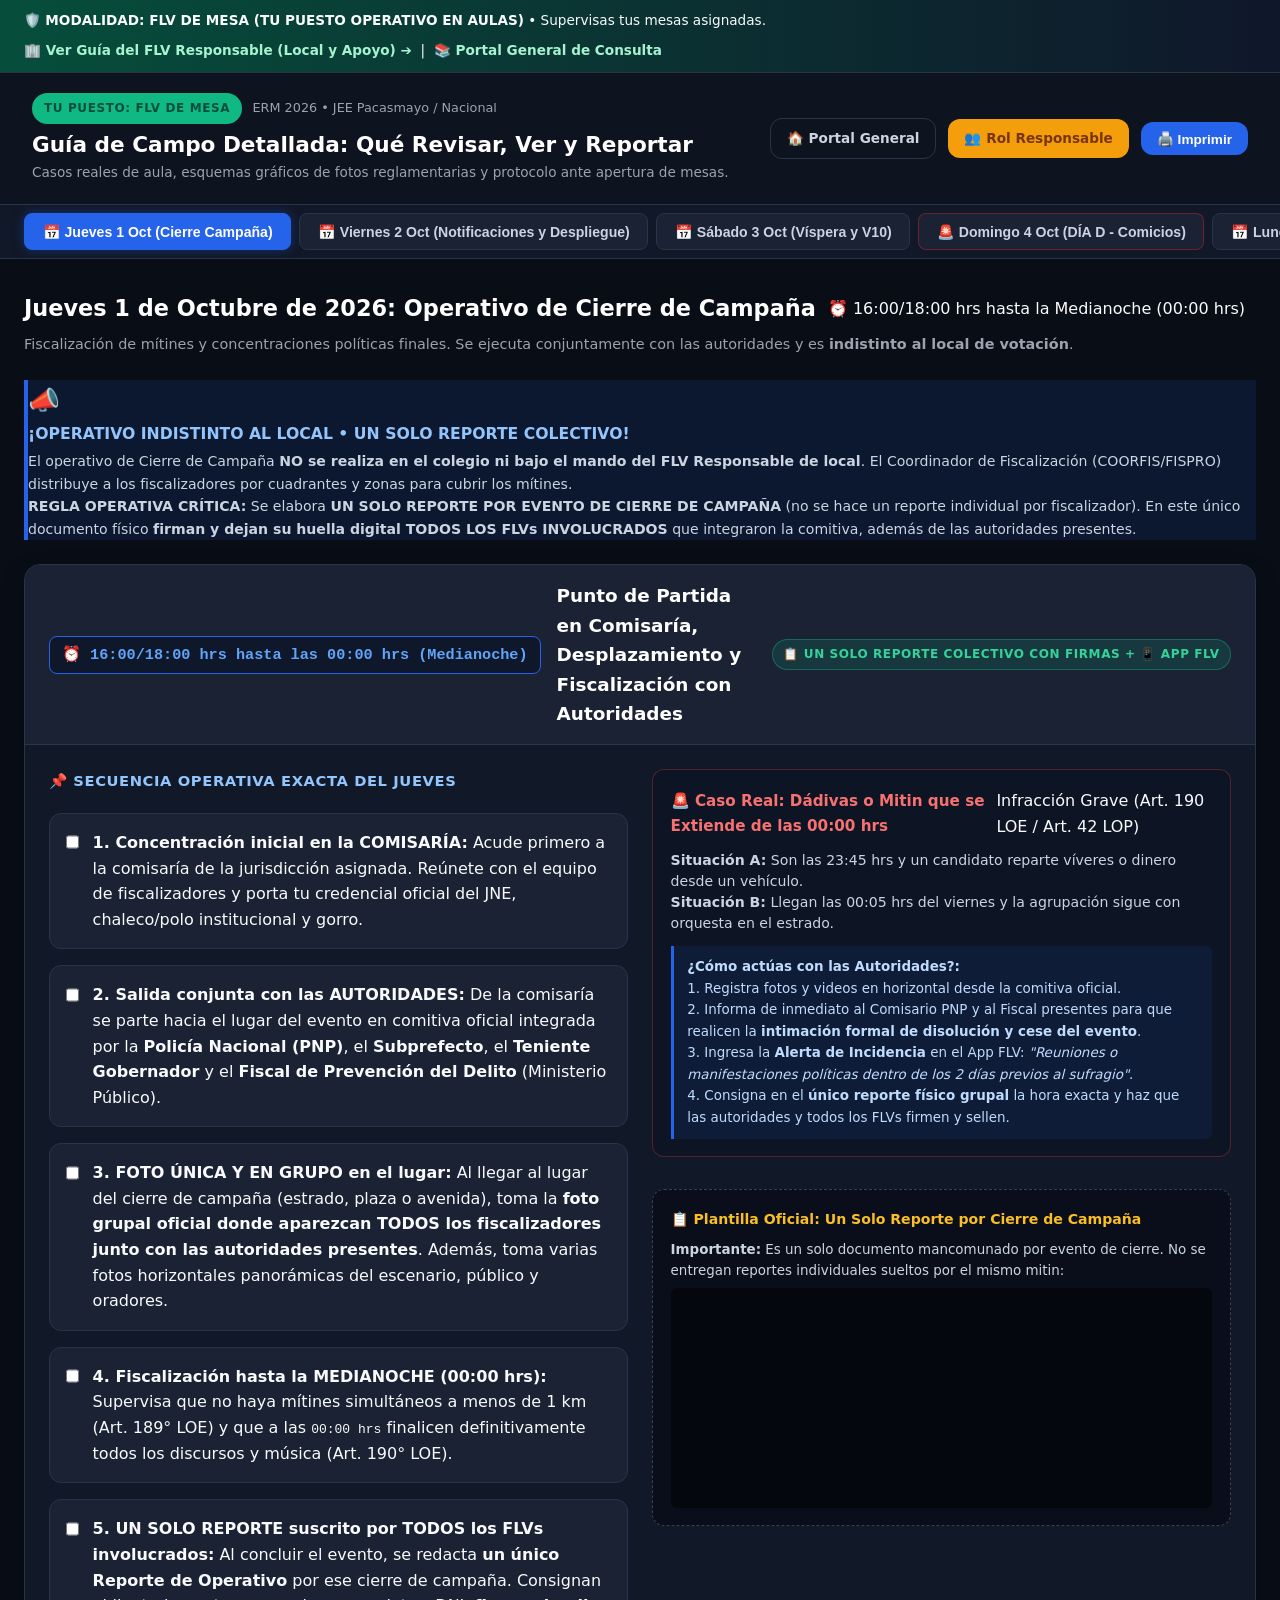
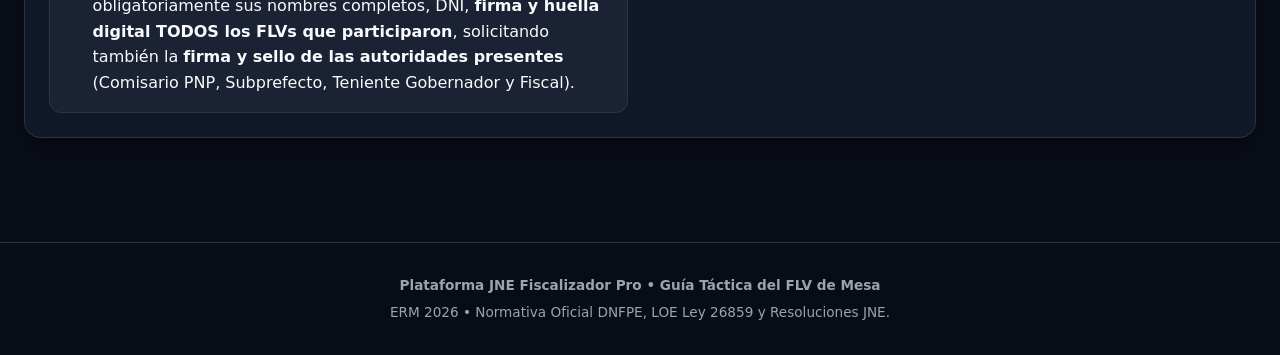
<file: others/FLV/flv-mesa.html>
<!DOCTYPE html>
<html lang="es">
<head>
  <meta charset="UTF-8">
  <meta name="viewport" content="width=device-width, initial-scale=1.0">
  <title>Guía de Campo del FLV de Mesa (Tu Rol Operativo) - ERM 2026</title>
  <style>
    :root {
      --primary: #2563eb;
      --primary-hover: #1d4ed8;
      --primary-glow: rgba(37, 99, 235, 0.35);
      --jne-red: #dc2626;
      --jne-red-glow: rgba(220, 38, 38, 0.35);
      --success: #10b981;
      --success-bg: rgba(16, 185, 129, 0.15);
      --warning: #f59e0b;
      --warning-bg: rgba(245, 158, 11, 0.15);
      --danger: #ef4444;
      --danger-bg: rgba(239, 68, 68, 0.15);
      --info-bg: rgba(37, 99, 235, 0.15);
      --bg-dark: #090d16;
      --bg-card: #111827;
      --bg-card-alt: #1a2234;
      --bg-card-hover: #222d42;
      --border: #283548;
      --border-light: #374151;
      --text-main: #f9fafb;
      --text-muted: #9ca3af;
      --text-sub: #cbd5e1;
      --radius-sm: 8px;
      --radius-md: 12px;
      --radius-lg: 16px;
      --radius-xl: 22px;
      --shadow-card: 0 10px 25px -5px rgba(0, 0, 0, 0.5);
      --transition: all 0.25s cubic-bezier(0.4, 0, 0.2, 1);
    }

    * { box-sizing: border-box; margin: 0; padding: 0; }
    body {
      font-family: 'Segoe UI', system-ui, -apple-system, Roboto, sans-serif;
      background-color: var(--bg-dark);
      color: var(--text-main);
      line-height: 1.6;
      min-height: 100vh;
    }

    /* Scrollbar */
    ::-webkit-scrollbar { width: 8px; height: 8px; }
    ::-webkit-scrollbar-track { background: var(--bg-dark); }
    ::-webkit-scrollbar-thumb { background: var(--border); border-radius: 4px; }
    ::-webkit-scrollbar-thumb:hover { background: var(--primary); }

    /* Top Banner */
    .top-banner {
      background: linear-gradient(90deg, #064e3b 0%, #0f172a 100%);
      padding: 0.65rem 1.5rem;
      border-bottom: 1px solid var(--border);
      display: flex;
      justify-content: space-between;
      align-items: center;
      font-size: 0.85rem;
      flex-wrap: wrap;
      gap: 0.5rem;
    }
    .top-banner a {
      color: #a7f3d0;
      text-decoration: none;
      font-weight: 600;
      display: inline-flex;
      align-items: center;
      gap: 0.35rem;
    }
    .top-banner a:hover { color: #ffffff; text-decoration: underline; }

    /* Header */
    header {
      background: #0d131f;
      border-bottom: 1px solid var(--border);
      padding: 1.25rem 2rem;
      position: sticky;
      top: 0;
      z-index: 100;
      backdrop-filter: blur(10px);
    }

    .header-content {
      max-width: 1400px;
      margin: 0 auto;
      display: flex;
      justify-content: space-between;
      align-items: center;
      gap: 1.5rem;
      flex-wrap: wrap;
    }

    .role-badge {
      background: var(--success);
      color: #064e3b;
      font-weight: 800;
      font-size: 0.75rem;
      padding: 0.35rem 0.75rem;
      border-radius: 9999px;
      text-transform: uppercase;
      letter-spacing: 0.05em;
    }

    .header-title h1 {
      font-size: 1.35rem;
      color: #ffffff;
    }
    .header-title p {
      font-size: 0.85rem;
      color: var(--text-muted);
    }

    .header-nav-btns {
      display: flex;
      gap: 0.75rem;
      align-items: center;
    }

    .btn {
      display: inline-flex;
      align-items: center;
      gap: 0.4rem;
      padding: 0.55rem 1rem;
      border-radius: var(--radius-md);
      font-size: 0.85rem;
      font-weight: 600;
      cursor: pointer;
      text-decoration: none;
      transition: var(--transition);
      border: none;
    }

    .btn-primary { background: var(--primary); color: white; }
    .btn-primary:hover { background: var(--primary-hover); transform: translateY(-1px); }
    .btn-outline { background: transparent; border: 1px solid var(--border); color: var(--text-sub); }
    .btn-outline:hover { background: var(--bg-card-alt); color: white; border-color: var(--text-muted); }
    .btn-warning { background: var(--warning); color: #78350f; font-weight: 700; }
    .btn-warning:hover { background: #d97706; }

    /* Day Nav Bar */
    .day-nav {
      background: #111827;
      border-bottom: 1px solid var(--border);
      position: sticky;
      top: 74px;
      z-index: 90;
      padding: 0.5rem 1.5rem;
      display: flex;
      gap: 0.5rem;
      overflow-x: auto;
      max-width: 100%;
    }

    .day-tab {
      padding: 0.6rem 1.1rem;
      background: var(--bg-card-alt);
      border: 1px solid var(--border);
      color: var(--text-sub);
      border-radius: var(--radius-sm);
      font-size: 0.88rem;
      font-weight: 600;
      cursor: pointer;
      white-space: nowrap;
      transition: var(--transition);
      display: flex;
      align-items: center;
      gap: 0.4rem;
    }

    .day-tab:hover { background: var(--bg-card-hover); color: white; }
    .day-tab.active {
      background: var(--primary);
      border-color: var(--primary);
      color: white;
      box-shadow: 0 0 12px var(--primary-glow);
    }
    .day-tab.special { border-color: rgba(220, 38, 38, 0.4); }
    .day-tab.special.active {
      background: var(--jne-red);
      border-color: var(--jne-red);
      box-shadow: 0 0 12px var(--jne-red-glow);
    }

    /* Container */
    main {
      max-width: 1400px;
      margin: 0 auto;
      padding: 2rem 1.5rem;
    }

    .day-section {
      display: none;
      animation: fadeIn 0.3s ease-out;
    }
    .day-section.active { display: block; }

    @keyframes fadeIn {
      from { opacity: 0; transform: translateY(6px); }
      to { opacity: 1; transform: translateY(0); }
    }

    /* Hour Block */
    .hour-block {
      background: var(--bg-card);
      border: 1px solid var(--border);
      border-radius: var(--radius-lg);
      margin-bottom: 1.5rem;
      overflow: hidden;
      box-shadow: var(--shadow-card);
      transition: var(--transition);
    }
    .hour-block:hover { border-color: var(--border-light); }

    .hour-header {
      padding: 1rem 1.5rem;
      background: var(--bg-card-alt);
      border-bottom: 1px solid var(--border);
      display: flex;
      justify-content: space-between;
      align-items: center;
      gap: 1rem;
      flex-wrap: wrap;
    }

    .hour-time-badge {
      display: inline-flex;
      align-items: center;
      gap: 0.4rem;
      background: #0f172a;
      border: 1px solid var(--primary);
      color: #60a5fa;
      padding: 0.35rem 0.75rem;
      border-radius: var(--radius-sm);
      font-family: 'Consolas', monospace;
      font-weight: 700;
      font-size: 0.95rem;
    }

    .hour-title {
      font-size: 1.15rem;
      font-weight: 700;
      color: white;
      flex: 1;
    }

    .medium-tag {
      font-size: 0.75rem;
      font-weight: 700;
      padding: 0.3rem 0.65rem;
      border-radius: 9999px;
      text-transform: uppercase;
      letter-spacing: 0.05em;
    }
    .tag-app { background: var(--info-bg); color: #60a5fa; border: 1px solid rgba(37, 99, 235, 0.4); }
    .tag-fisico { background: var(--warning-bg); color: #fbbf24; border: 1px solid rgba(245, 158, 11, 0.4); }
    .tag-ambos { background: var(--success-bg); color: #34d399; border: 1px solid rgba(16, 185, 129, 0.4); }

    .hour-body {
      padding: 1.5rem;
      display: grid;
      grid-template-columns: 1fr 1fr;
      gap: 1.5rem;
    }

    @media (max-width: 950px) {
      .hour-body { grid-template-columns: 1fr; }
    }

    .task-col {
      display: flex;
      flex-direction: column;
      gap: 1rem;
    }

    .sub-title {
      font-size: 0.92rem;
      font-weight: 700;
      color: #93c5fd;
      text-transform: uppercase;
      letter-spacing: 0.04em;
      display: flex;
      align-items: center;
      gap: 0.4rem;
      margin-bottom: 0.25rem;
    }

    /* Checklist task item */
    .task-check-card {
      background: var(--bg-card-alt);
      border: 1px solid var(--border);
      border-radius: var(--radius-md);
      padding: 1rem;
      display: flex;
      align-items: flex-start;
      gap: 0.85rem;
      cursor: pointer;
      user-select: none;
      transition: var(--transition);
    }
    .task-check-card:hover {
      background: var(--bg-card-hover);
      border-color: var(--primary);
    }
    .task-check-card input[type="checkbox"] {
      width: 1.25rem;
      height: 1.25rem;
      margin-top: 0.15rem;
      accent-color: var(--primary);
      cursor: pointer;
    }
    .task-check-card.done {
      border-color: rgba(16, 185, 129, 0.4);
      background: rgba(16, 185, 129, 0.05);
    }
    .task-check-card.done span.task-text {
      text-decoration: line-through;
      color: var(--text-muted);
    }

    /* Incidencia Case Box */
    .case-box {
      background: #0d1424;
      border: 1px solid rgba(239, 68, 68, 0.3);
      border-radius: var(--radius-md);
      padding: 1.1rem;
    }
    .case-header {
      display: flex;
      align-items: center;
      justify-content: space-between;
      margin-bottom: 0.65rem;
    }
    .case-title {
      color: #f87171;
      font-weight: 700;
      font-size: 0.95rem;
      display: flex;
      align-items: center;
      gap: 0.4rem;
    }
    .case-body {
      font-size: 0.88rem;
      color: var(--text-sub);
      line-height: 1.5;
    }
    .case-action {
      margin-top: 0.75rem;
      background: rgba(37, 99, 235, 0.1);
      border-left: 3px solid var(--primary);
      padding: 0.65rem 0.85rem;
      font-size: 0.84rem;
      color: #bfdbfe;
      border-radius: 0 6px 6px 0;
    }

    .template-box {
      background: #090e1a;
      border: 1px dashed var(--border-light);
      border-radius: var(--radius-md);
      padding: 1.1rem;
      margin-top: 1rem;
    }
    .template-title {
      color: #fbbf24;
      font-weight: 700;
      font-size: 0.88rem;
      display: flex;
      align-items: center;
      gap: 0.4rem;
      margin-bottom: 0.5rem;
    }
    .template-code {
      font-family: 'Consolas', monospace;
      font-size: 0.8rem;
      color: #a7f3d0;
      background: #04070e;
      padding: 0.75rem;
      border-radius: 6px;
      white-space: pre-wrap;
      word-break: break-word;
      max-height: 220px;
      overflow-y: auto;
    }

    /* Matrix Table: Qué revisar, qué ver, qué reportar */
    .matrix-table {
      width: 100%;
      border-collapse: collapse;
      margin-top: 1rem;
      background: var(--bg-card-alt);
      border-radius: var(--radius-md);
      overflow: hidden;
      font-size: 0.86rem;
    }
    .matrix-table th {
      background: #1e293b;
      color: white;
      text-align: left;
      padding: 0.75rem 1rem;
      font-weight: 700;
      border-bottom: 2px solid var(--border);
    }
    .matrix-table td {
      padding: 0.75rem 1rem;
      border-bottom: 1px solid var(--border);
      vertical-align: top;
      color: var(--text-sub);
    }
    .matrix-table tr:hover td {
      background: rgba(255, 255, 255, 0.02);
    }

    /* Visual Photo Diagrams (SVG Frames) */
    .photo-guides-grid {
      display: grid;
      grid-template-columns: repeat(auto-fit, minmax(280px, 1fr));
      gap: 1.25rem;
      margin-top: 1.25rem;
    }

    .photo-card {
      background: var(--bg-card-alt);
      border: 1px solid var(--border);
      border-radius: var(--radius-md);
      padding: 1rem;
      display: flex;
      flex-direction: column;
      gap: 0.65rem;
    }

    .photo-frame-svg {
      width: 100%;
      height: 160px;
      background: #050811;
      border: 2px dashed #3b82f6;
      border-radius: 8px;
      position: relative;
      display: flex;
      align-items: center;
      justify-content: center;
      overflow: hidden;
    }

    .photo-frame-svg.bad {
      border-color: #ef4444;
      background: #140505;
    }

    .photo-desc {
      font-size: 0.82rem;
      color: var(--text-muted);
      line-height: 1.4;
    }

    /* Comparison Box: FLV Mesa vs FLV Responsable */
    .compare-container {
      background: linear-gradient(135deg, #111827 0%, #172554 100%);
      border: 1px solid rgba(59, 130, 246, 0.3);
      border-radius: var(--radius-lg);
      padding: 1.5rem;
      margin-top: 2rem;
    }

    /* Exit Hours and Milestones Styles */
    .exit-timeline-card {
      background: var(--bg-card);
      border: 1px solid var(--border);
      border-radius: var(--radius-lg);
      padding: 1.5rem;
      margin-bottom: 1.5rem;
      box-shadow: var(--shadow-card);
    }
    .exit-badge-time {
      display: inline-flex;
      align-items: center;
      gap: 0.5rem;
      padding: 0.4rem 0.9rem;
      border-radius: 9999px;
      font-weight: 800;
      font-size: 0.92rem;
      letter-spacing: 0.03em;
    }
    .badge-green-glow {
      background: #064e3b;
      color: #34d399;
      border: 1px solid #10b981;
      box-shadow: 0 0 12px rgba(16, 185, 129, 0.35);
    }
    .badge-yellow-glow {
      background: #451a03;
      color: #fbbf24;
      border: 1px solid #f59e0b;
      box-shadow: 0 0 12px rgba(245, 158, 11, 0.35);
    }
    .badge-red-glow {
      background: #450a0a;
      color: #f87171;
      border: 1px solid #ef4444;
      box-shadow: 0 0 12px rgba(239, 68, 68, 0.35);
    }
    .badge-blue-glow {
      background: #0c2340;
      color: #60a5fa;
      border: 1px solid #3b82f6;
      box-shadow: 0 0 12px rgba(59, 130, 246, 0.35);
    }
    .hitos-grid {
      display: grid;
      grid-template-columns: repeat(auto-fit, minmax(280px, 1fr));
      gap: 1.25rem;
      margin-top: 1.25rem;
    }
    .hito-card {
      background: var(--bg-card-alt);
      border: 1px solid var(--border);
      border-radius: var(--radius-md);
      padding: 1.25rem;
      display: flex;
      flex-direction: column;
      gap: 0.75rem;
      transition: var(--transition);
      position: relative;
    }
    .hito-card:hover {
      border-color: var(--primary);
      transform: translateY(-2px);
    }
    .hito-number {
      width: 34px;
      height: 34px;
      border-radius: 50%;
      background: var(--primary);
      color: white;
      font-weight: 800;
      display: flex;
      align-items: center;
      justify-content: center;
      font-size: 0.95rem;
    }

    .grid-2 {
      display: grid;
      grid-template-columns: repeat(auto-fit, minmax(320px, 1fr));
      gap: 1.25rem;
      margin-bottom: 1.25rem;
    }
    .grid-3 {
      display: grid;
      grid-template-columns: repeat(auto-fit, minmax(280px, 1fr));
      gap: 1.25rem;
      margin-bottom: 1.25rem;
    }

    /* Optimizaciones Responsivas Móviles Ultra-Compactas (iPhone iOS / Android) */
    @media (max-width: 768px) {
      .top-banner {
        display: none; /* Se oculta en móvil para liberar 45px de altura */
      }
      header {
        position: relative; /* Deja de ser pegajoso: se desliza con el scroll */
        top: auto;
        padding: 0.65rem 1rem;
        border-bottom: none;
      }
      .header-content {
        flex-direction: column;
        align-items: flex-start;
        gap: 0.5rem;
      }
      .header-title h1 {
        font-size: 1.05rem;
        line-height: 1.25;
        margin-top: 0.15rem;
      }
      .header-title p {
        display: none; /* Oculta el texto descriptivo largo en móvil */
      }
      .header-nav-btns {
        width: 100%;
        display: flex;
        gap: 0.35rem;
      }
      .header-nav-btns .btn {
        flex: 1 1 auto;
        justify-content: center;
        padding: 0.45rem 0.5rem;
        font-size: 0.76rem;
      }
      .day-nav {
        position: sticky;
        top: 0; /* Único elemento que se mantiene pegado arriba, súper delgado */
        z-index: 100;
        padding: 0.35rem 0.6rem;
        background: rgba(17, 24, 39, 0.96);
        backdrop-filter: blur(8px);
        border-bottom: 1px solid var(--border);
        box-shadow: 0 4px 12px rgba(0, 0, 0, 0.4);
        -webkit-overflow-scrolling: touch;
      }
      .day-tab {
        padding: 0.4rem 0.75rem;
        font-size: 0.8rem;
        border-radius: 6px;
      }
      main {
        padding: 0.85rem 0.65rem;
      }
      .hour-body {
        grid-template-columns: 1fr;
        padding: 0.85rem;
        gap: 1rem;
      }
      .hour-header {
        flex-direction: column;
        align-items: flex-start;
        gap: 0.5rem;
        padding: 0.85rem;
      }
      .hour-title {
        font-size: 1rem;
      }
      .grid-2, .grid-3 {
        grid-template-columns: 1fr;
      }
      .task-check-card {
        padding: 0.75rem;
      }
      .task-check-card input[type="checkbox"] {
        min-width: 22px;
        min-height: 22px;
      }
      .matrix-table {
        display: block;
        overflow-x: auto;
        -webkit-overflow-scrolling: touch;
      }
    }

    footer {
      background: #080c14;
      border-top: 1px solid var(--border);
      padding: 2rem;
      text-align: center;
      color: var(--text-muted);
      font-size: 0.85rem;
      margin-top: 3rem;
    }
  </style>
</head>
<body>

  <!-- Top Banner -->
  <div class="top-banner">
    <div>
      🛡️ <strong>MODALIDAD: FLV DE MESA (TU PUESTO OPERATIVO EN AULAS)</strong> • Supervisas tus mesas asignadas.
    </div>
    <div>
      <a href="flv-responsable.html">🏢 Ver Guía del FLV Responsable (Local y Apoyo) ➔</a>
      &nbsp;|&nbsp;
      <a href="index.html">📚 Portal General de Consulta</a>
    </div>
  </div>

  <!-- Header -->
  <header>
    <div class="header-content">
      <div class="header-title">
        <div style="display: flex; align-items: center; gap: 0.65rem; margin-bottom: 0.25rem;">
          <span class="role-badge">Tu Puesto: FLV de Mesa</span>
          <span style="font-size: 0.8rem; color: var(--text-muted);">ERM 2026 • JEE Pacasmayo / Nacional</span>
        </div>
        <h1>Guía de Campo Detallada: Qué Revisar, Ver y Reportar</h1>
        <p>Casos reales de aula, esquemas gráficos de fotos reglamentarias y protocolo ante apertura de mesas.</p>
      </div>
      <div class="header-nav-btns">
        <a href="index.html" class="btn btn-outline">🏠 Portal General</a>
        <a href="flv-responsable.html" class="btn btn-warning">👥 Rol Responsable</a>
        <button class="btn btn-primary" onclick="window.print()">🖨️ Imprimir</button>
      </div>
    </div>
  </header>

  <!-- Day Selector Tab Bar -->
  <div class="day-nav">
    <button class="day-tab active" onclick="switchDay('jueves')">&#128197; Jueves 1 Oct (Cierre Campa&ntilde;a)</button>
    <button class="day-tab" onclick="switchDay('viernes')">&#128197; Viernes 2 Oct (Notificaciones y Despliegue)</button>
    <button class="day-tab" onclick="switchDay('sabado')">&#128197; S&aacute;bado 3 Oct (V&iacute;spera y V10)</button>
    <button class="day-tab special" onclick="switchDay('domingo')">&#128680; Domingo 4 Oct (D&Iacute;A D - Comicios)</button>
    <button class="day-tab" onclick="switchDay('lunes')">&#128197; Lunes 5 Oct (Informe y Pago)</button>
    <button class="day-tab" onclick="switchDay('appflv')">&#128241; Gu&iacute;a Oficial del App FLV</button>
    <button class="day-tab" onclick="switchDay('procedimientos')">&#127919; &iquest;Qu&eacute; Revisar, Ver y Reportar?</button>
    <button class="day-tab" onclick="switchDay('fotografias')">&#128248; Fotos Reglamentarias</button>
    <button class="day-tab" onclick="switchDay('apertura')">&#10067; &iquest;Me tienen que esperar?</button>
    <button class="day-tab special" onclick="switchDay('salida')">&#128682; Horas de Salida</button>
    <button class="day-tab" onclick="switchDay('comparativa')">&#9878;&#65039; &iquest;El Responsable trabaja menos?</button>
  </div>

  <main>

        <section id="day-jueves" class="day-section active">
      <div style="margin-bottom: 1.5rem;">
        <div style="display: flex; align-items: center; gap: 0.75rem; flex-wrap: wrap;">
          <h2 style="font-size: 1.4rem; color: white;">Jueves 1 de Octubre de 2026: Operativo de Cierre de Campa&ntilde;a</h2>
          <span class="badge badge-gold">&#9200; 16:00/18:00 hrs hasta la Medianoche (00:00 hrs)</span>
        </div>
        <p style="color: var(--text-muted); font-size: 0.9rem; margin-top: 0.35rem;">
          Fiscalizaci&oacute;n de m&iacute;tines y concentraciones pol&iacute;ticas finales. Se ejecuta conjuntamente con las autoridades y es <strong>indistinto al local de votaci&oacute;n</strong>.
        </p>
      </div>

      <!-- Banner Clarificador: Cierre de Campaña no depende del Local y es UN SOLO REPORTE -->
      <div class="alert-box alert-info" style="margin-bottom: 1.5rem; background: rgba(37, 99, 235, 0.12); border-left: 4px solid var(--primary);">
        <div style="font-size: 1.6rem;">&#128227;</div>
        <div>
          <strong style="color: #93c5fd; font-size: 0.98rem;">&iexcl;OPERATIVO INDISTINTO AL LOCAL &bull; UN SOLO REPORTE COLECTIVO!</strong>
          <p style="font-size: 0.88rem; color: #cbd5e1; margin-top: 0.25rem;">
            El operativo de Cierre de Campa&ntilde;a <strong>NO se realiza en el colegio ni bajo el mando del FLV Responsable de local</strong>. El Coordinador de Fiscalizaci&oacute;n (COORFIS/FISPRO) distribuye a los fiscalizadores por cuadrantes y zonas para cubrir los m&iacute;tines.<br>
            <strong>REGLA OPERATIVA CR&Iacute;TICA:</strong> Se elabora <strong>UN SOLO REPORTE POR EVENTO DE CIERRE DE CAMPA&Ntilde;A</strong> (no se hace un reporte individual por fiscalizador). En este &uacute;nico documento f&iacute;sico <strong>firman y dejan su huella digital TODOS LOS FLVs INVOLUCRADOS</strong> que integraron la comitiva, adem&aacute;s de las autoridades presentes.
          </p>
        </div>
      </div>

      <!-- BLOQUE JUEVES: DE LA COMISARIA AL LUGAR DEL CIERRE -->
      <div class="hour-block">
        <div class="hour-header">
          <div class="hour-time-badge">&#9200; 16:00/18:00 hrs hasta las 00:00 hrs (Medianoche)</div>
          <div class="hour-title">Punto de Partida en Comisar&iacute;a, Desplazamiento y Fiscalizaci&oacute;n con Autoridades</div>
          <span class="medium-tag tag-ambos">&#128203; Un Solo Reporte Colectivo con Firmas + &#128241; App FLV</span>
        </div>
        <div class="hour-body">
          <!-- Columna Izquierda: Tareas y Checklist -->
          <div class="task-col">
            <div class="sub-title">&#128204; Secuencia Operativa Exacta del Jueves</div>
            
            <div class="task-check-card" onclick="toggleTask(this, 'chk_j1')">
              <input type="checkbox" id="chk_j1">
              <span class="task-text">
                <strong>1. Concentraci&oacute;n inicial en la COMISAR&Iacute;A:</strong> Acude primero a la comisar&iacute;a de la jurisdicci&oacute;n asignada. Re&uacute;nete con el equipo de fiscalizadores y porta tu credencial oficial del JNE, chaleco/polo institucional y gorro.
              </span>
            </div>

            <div class="task-check-card" onclick="toggleTask(this, 'chk_j2')">
              <input type="checkbox" id="chk_j2">
              <span class="task-text">
                <strong>2. Salida conjunta con las AUTORIDADES:</strong> De la comisar&iacute;a se parte hacia el lugar del evento en comitiva oficial integrada por la <strong>Polic&iacute;a Nacional (PNP)</strong>, el <strong>Subprefecto</strong>, el <strong>Teniente Gobernador</strong> y el <strong>Fiscal de Prevenci&oacute;n del Delito</strong> (Ministerio P&uacute;blico).
              </span>
            </div>

            <div class="task-check-card" onclick="toggleTask(this, 'chk_j3')">
              <input type="checkbox" id="chk_j3">
              <span class="task-text">
                <strong>3. FOTO &Uacute;NICA Y EN GRUPO en el lugar:</strong> Al llegar al lugar del cierre de campa&ntilde;a (estrado, plaza o avenida), toma la <strong>foto grupal oficial donde aparezcan TODOS los fiscalizadores junto con las autoridades presentes</strong>. Adem&aacute;s, toma varias fotos horizontales panor&aacute;micas del escenario, p&uacute;blico y oradores.
              </span>
            </div>

            <div class="task-check-card" onclick="toggleTask(this, 'chk_j4')">
              <input type="checkbox" id="chk_j4">
              <span class="task-text">
                <strong>4. Fiscalizaci&oacute;n hasta la MEDIANOCHE (00:00 hrs):</strong> Supervisa que no haya m&iacute;tines simult&aacute;neos a menos de 1 km (Art. 189&deg; LOE) y que a las <code>00:00 hrs</code> finalicen definitivamente todos los discursos y m&uacute;sica (Art. 190&deg; LOE).
              </span>
            </div>

            <div class="task-check-card" onclick="toggleTask(this, 'chk_j5')">
              <input type="checkbox" id="chk_j5">
              <span class="task-text">
                <strong>5. UN SOLO REPORTE suscrito por TODOS los FLVs involucrados:</strong> Al concluir el evento, se redacta <strong>un &uacute;nico Reporte de Operativo</strong> por ese cierre de campa&ntilde;a. Consignan obligatoriamente sus nombres completos, DNI, <strong>firma y huella digital TODOS los FLVs que participaron</strong>, solicitando tambi&eacute;n la <strong>firma y sello de las autoridades presentes</strong> (Comisario PNP, Subprefecto, Teniente Gobernador y Fiscal).
              </span>
            </div>
          </div>

          <!-- Columna Derecha: Incidencia Didáctica y Plantilla -->
          <div class="task-col">
            <div class="case-box">
              <div class="case-header">
                <span class="case-title">&#128680; Caso Real: D&aacute;divas o Mitin que se Extiende de las 00:00 hrs</span>
                <span class="badge badge-red">Infracci&oacute;n Grave (Art. 190 LOE / Art. 42 LOP)</span>
              </div>
              <div class="case-body">
                <strong>Situaci&oacute;n A:</strong> Son las 23:45 hrs y un candidato reparte v&iacute;veres o dinero desde un veh&iacute;culo.<br>
                <strong>Situaci&oacute;n B:</strong> Llegan las 00:05 hrs del viernes y la agrupaci&oacute;n sigue con orquesta en el estrado.
              </div>
              <div class="case-action">
                <strong>&iquest;C&oacute;mo act&uacute;as con las Autoridades?:</strong><br>
                1. Registra fotos y videos en horizontal desde la comitiva oficial.<br>
                2. Informa de inmediato al Comisario PNP y al Fiscal presentes para que realicen la <strong>intimaci&oacute;n formal de disoluci&oacute;n y cese del evento</strong>.<br>
                3. Ingresa la <strong>Alerta de Incidencia</strong> en el App FLV: <em>"Reuniones o manifestaciones pol&iacute;ticas dentro de los 2 d&iacute;as previos al sufragio"</em>.<br>
                4. Consigna en el <strong>único reporte físico grupal</strong> la hora exacta y haz que las autoridades y todos los FLVs firmen y sellen.
              </div>
            </div>

            <div class="template-box">
              <div class="template-title">&#128203; Plantilla Oficial: Un Solo Reporte por Cierre de Campa&ntilde;a</div>
              <div style="font-size: 0.84rem; color: var(--text-sub); margin-bottom: 0.4rem;">
                <strong>Importante:</strong> Es un solo documento mancomunado por evento de cierre. No se entregan reportes individuales sueltos por el mismo mitin:
              </div>
              <div class="template-code">REPORTE DE OPERATIVO: CIERRE DE CAMPA&Ntilde;A (UN SOLO REPORTE POR EVENTO)
Lugar: Plaza de Armas / Av. Principal
Hora Inicio: 17:30 hrs / Hora T&eacute;rmino: 00:05 hrs
Organizaci&oacute;n Pol&iacute;tica: [Nombre de la Agrupaci&oacute;n]

Autoridades Presentes:
- PNP: Mayor PNP Carlos Mendoza (Comisario) [Firma y Sello]
- Subprefectura: Lic. Elena R&iacute;os (Subprefecta) [Firma y Sello]
- Teniente Gobernador: Don Juan Torres [Firma]
- Ministerio P&uacute;blico: Dr. Marco Polo (Fiscal Prevenci&oacute;n) [Firma]

Incidencias: A las 00:00 hrs las autoridades conminaron al cese de m&uacute;sica, concluyendo a las 00:05 hrs conforme a ley.

FISCALIZADORES ELECTORALES PARTICIPANTES (FIRMAN TODOS LOS FLVs INVOLUCRADOS):
1. [Nombres y Apellidos FLV 1] - DNI: [N&deg; DNI] - [Firma y Huella Digital]
2. [Nombres y Apellidos FLV 2] - DNI: [N&deg; DNI] - [Firma y Huella Digital]
3. [Nombres y Apellidos FLV 3] - DNI: [N&deg; DNI] - [Firma y Huella Digital]
4. [Nombres y Apellidos FLV 4] - DNI: [N&deg; DNI] - [Firma y Huella Digital]</div>
            </div>
          </div>
        </div>
      </div>
    </section>

        <section id="day-viernes" class="day-section">
      <div style="margin-bottom: 1.5rem;">
        <div style="display: flex; align-items: center; gap: 0.75rem; flex-wrap: wrap;">
          <h2 style="font-size: 1.4rem; color: white;">Viernes 2 de Octubre de 2026: Despliegue ODPE y Notificaciones Preventivas</h2>
          <span class="badge badge-gold">&#9200; Despliegue 10:00 AM &bull; Notificaciones 15:00 a 18:00 hrs</span>
        </div>
        <p style="color: var(--text-muted); font-size: 0.9rem; margin-top: 0.35rem;">
          Jornada t&eacute;cnica de <strong>Despliegue del Material Electoral</strong> y entrega presencial de las dos notificaciones preventivas obligatorias del JEE.
        </p>
      </div>

      <!-- BANNER DIRECTIVA OFICIAL: LIMA METROPOLITANA Y CALLAO -->
      <div class="alert-box alert-warning" style="margin-bottom: 1.5rem; background: rgba(245, 158, 11, 0.12); border-left: 4px solid var(--warning);">
        <div style="font-size: 1.6rem;">&#128196;</div>
        <div>
          <strong style="color: #fbbf24; font-size: 0.98rem;">DIRECTIVA OFICIAL DNFPE (L&aacute;mina 10 Taller FLV ERM 2026):</strong>
          <p style="font-size: 0.88rem; color: #fef3c7; margin-top: 0.25rem;">
            <em>"Para Lima Metropolitana y Callao, los fiscalizadores acudir&aacute;n al local de votaci&oacute;n el <strong>viernes 2 de octubre</strong> para esperar el arribo del material electoral."</em><br>
            <strong>Aclaraci&oacute;n de Fechas:</strong> En Lima, Callao y principales provincias urbanas, el convoy sale y arriba el <strong>Viernes 2 de Octubre</strong>. En provincias rurales con traslados largos (rutas fluviales o de selva/sierra), el material se termina de recibir el s&aacute;bado en la ma&ntilde;ana.
          </p>
        </div>
      </div>

      <!-- BLOQUE 1: DESPLIEGUE VS LOCAL (DIFERENCIA DE RESPONSABLES) -->
      <div class="hour-block" style="border-left: 4px solid var(--primary);">
        <div class="hour-header" style="background: rgba(37, 99, 235, 0.1);">
          <div class="hour-time-badge" style="border-color: #3b82f6; color: #60a5fa;">&#9200; 10:00 hrs en punto (Viernes 2 Oct)</div>
          <div class="hour-title" style="color: #93c5fd;">Despliegue de Material desde la Sede ODPE vs Recepci&oacute;n en Local</div>
          <span class="medium-tag tag-app">&#128230; Despliegue Ruta vs Local</span>
        </div>
        <div class="hour-body">
          <div class="task-col">
            <div class="sub-title">&#128666; 1. Responsable del Despliegue (En Ruta ODPE)</div>
            <div style="background: rgba(37, 99, 235, 0.08); padding: 1rem; border-radius: var(--radius-md); font-size: 0.86rem; color: var(--text-sub); line-height: 1.5;">
              <strong style="color: #60a5fa;">&iexcl;Es un rol DISTINTO al Responsable de Local!</strong><br>
              &bull; <strong>Hora de presentaci&oacute;n:</strong> <code>10:00 AM</code> del viernes en el almac&eacute;n de la ODPE.<br>
              &bull; <strong>Funci&oacute;n:</strong> Fiscaliza la estiba de cajas de material en los camiones y verifica los precintos de seguridad.<br>
              &bull; <strong>Custodia en ruta:</strong> Se sube a la comitiva y custodia que durante todo el trayecto el veh&iacute;culo cuente con resguardo armado de las FF.AA. o PNP hasta llegar a cada local de votaci&oacute;n.
            </div>
          </div>

          <div class="task-col">
            <div class="sub-title">&#127970; 2. FLV en el Local de Votaci&oacute;n (Recepci&oacute;n y Arribo V01)</div>
            <div style="background: rgba(16, 185, 129, 0.08); padding: 1rem; border-radius: var(--radius-md); font-size: 0.86rem; color: var(--text-sub); line-height: 1.5;">
              <strong style="color: #34d399;">Espera en el Local asignado (Lima Metropolitana, Callao y ODPEs programadas):</strong><br>
              &bull; <strong>Hora:</strong> En horas de la tarde seg&uacute;n el itinerario de ruta de la ODPE.<br>
              &bull; <strong>Acciones:</strong> Solicita al personal de la ODPE copia o foto de la <strong>Constancia de Despliegue de Material Electoral</strong>.<br>
              &bull; <strong>Conteo:</strong> Verifica que la cantidad de cajas recibidas coincida exactamente con las mesas del local.<br>
              &bull; <strong>Evidencia y App:</strong> Toma <strong>dos (2) fotograf&iacute;as obligatorias del arribo</strong> y sube el reporte <strong>Formato V01 (Arribo del Material Electoral)</strong> al App FLV.
            </div>
          </div>
        </div>
      </div>

      <!-- BLOQUE 2: EL OPERATIVO DE NOTIFICACIONES PREVENTIVAS (DETALLE EXACTO) -->
      <div class="hour-block" style="border-left: 4px solid var(--warning);">
        <div class="hour-header" style="background: rgba(245, 158, 11, 0.1);">
          <div class="hour-time-badge" style="border-color: #f59e0b; color: #fbbf24;">&#9200; 15:00 a 18:00 hrs (No exceder las 18:00 hrs)</div>
          <div class="hour-title" style="color: #fde68a;">Operativo de Notificaciones Preventivas de Ley Seca y Propaganda (Slide 22)</div>
          <span class="medium-tag tag-fisico">&#128203; Formatos F&iacute;sicos Manuscritos Oficiales</span>
        </div>
        <div class="hour-body">
          <div class="task-col">
            <div class="sub-title">&#128204; &iquest;C&oacute;mo se ejecuta este operativo seg&uacute;n el Taller FLV?</div>
            <div style="font-size: 0.86rem; color: var(--text-sub); line-height: 1.5; margin-bottom: 0.75rem;">
              &bull; <strong>Regla de Horario (Slide 22):</strong> <em>"Es un solo operativo, depende de la zona, no exceder altas horas de la noche. Algunos distritos inician 3:00 PM otros 6:00 PM. Lo m&aacute;s tarde ser&iacute;a 6:00 PM"</em>.<br>
              &bull; <strong>Zona de Cobertura:</strong> En los alrededores y rutas de acceso a los locales de votaci&oacute;n.<br>
              &bull; <strong>Modalidad:</strong> Los FLVs son distribuidos por zonas. Algunos son seleccionados por el fiscalizador a cargo para operativos conjuntos con la Fiscal&iacute;a y PNP.<br>
              &bull; <strong>&iquest;Se sube al App FLV?:</strong> Las notificaciones <strong>NO se suben una por una al App FLV</strong>; se llenan a mano en las plantillas f&iacute;sicas que se entregar&aacute;n al final en el sobre f&iacute;sico del JEE. Solo si hay agresi&oacute;n o delito se registra <em>"Alerta de Incidencia"</em> en el App.
            </div>

            <div class="task-check-card" onclick="toggleTask(this, 'chk_v1')">
              <input type="checkbox" id="chk_v1">
              <span class="task-text">
                <strong>1. Recojo de Plantillas:</strong> Recibe de tu fiscalizador a cargo las hojas f&iacute;sicas oficiales de notificaci&oacute;n preventiva del JEE Pacasmayo/Nacional y el radio asignado.
              </span>
            </div>
            <div class="task-check-card" onclick="toggleTask(this, 'chk_v2')">
              <input type="checkbox" id="chk_v2">
              <span class="task-text">
                <strong>2. Notificar Ley Seca:</strong> Acude a bodegas, bares, licorer&iacute;as y restaurantes en el per&iacute;metro del local escolar. Notifica la prohibici&oacute;n de venta de alcohol (inicia s&aacute;bado a las 08:00 hrs).
              </span>
            </div>
            <div class="task-check-card" onclick="toggleTask(this, 'chk_v3')">
              <input type="checkbox" id="chk_v3">
              <span class="task-text">
                <strong>3. Notificar Retiro de Propaganda:</strong> Notifica a los predios e inmuebles con propaganda en fachada para que la retiren o cubran antes de las 00:00 hrs del s&aacute;bado (24h antes).
              </span>
            </div>
            <div class="task-check-card" onclick="toggleTask(this, 'chk_v4')">
              <input type="checkbox" id="chk_v4">
              <span class="task-text">
                <strong>4. Recabar Datos y Firmas Obligatorias:</strong> Llena con letra clara el nombre, direcci&oacute;n, <strong>n&uacute;mero de suministro el&eacute;ctrico</strong>, DNI y solicita la <strong>firma manuscrita del notificado</strong>, estampando tu propia firma y huella dactilar.
              </span>
            </div>
          </div>

          <div class="task-col">
            <!-- PLANTILLA OFICIAL 1: LEY SECA -->
            <div class="template-box" style="margin-top: 0;">
              <div class="template-title" style="color: #f87171;">&#127866; Plantilla 1: Notificaci&oacute;n de Ley Seca (Art. 351&deg; LOE)</div>
              <div style="font-size: 0.8rem; color: #fca5a5; margin-bottom: 0.35rem;">
                <em>"Desde las 08:00 horas del d&iacute;a anterior (s&aacute;bado 3), hasta las 08:00 horas del d&iacute;a siguiente de las elecciones (lunes 5), no es permitido el expendio de bebidas alcoh&oacute;licas de ninguna clase y se cierran los establecimientos dedicados exclusivamente a dicho expendio" (Art. 389&deg; LOE - Delito Electoral).</em>
              </div>
              <div class="template-code">FORMATO OFICIAL: NOTIFICACIONES DE LEY SECA
Distrito: [Tu distrito asignado]
Establecimiento N&deg; 1:
- Nombre comercial: Bodega & Licorer&iacute;a San Mart&iacute;n
- Direcci&oacute;n: Jr. Dos de Mayo N&deg; 340
- N&uacute;mero de Suministro El&eacute;ctrico: 10482910 (ver medidor de luz)
- Encargado y/o Propietario: Roberto G&oacute;mez Silva
- DNI del responsable: 41829014
- FIRMA DEL NOTIFICADO: [Firma manuscrita del encargado]
- FIRMA Y HUELLA DIGITAL DEL FLV: [Tu firma y huella dactilar]</div>
            </div>

            <!-- PLANTILLA OFICIAL 2: PROPAGANDA -->
            <div class="template-box" style="margin-top: 0.75rem;">
              <div class="template-title" style="color: #60a5fa;">&#128227; Plantilla 2: Notificaci&oacute;n sobre Suspensi&oacute;n de Propaganda (Art. 190&deg; LOE)</div>
              <div style="font-size: 0.8rem; color: #bfdbfe; margin-bottom: 0.35rem;">
                <em>"Desde veinticuatro horas antes (00:00 hrs del s&aacute;bado 3) se suspende toda clase de propaganda pol&iacute;tica" (Art. 389&deg; LOE - Delito Electoral).</em>
              </div>
              <div class="template-code">FORMATO OFICIAL: SUSPENSI&Oacute;N O RETIRO DE PROPAGANDA ELECTORAL
Distrito: [Tu distrito asignado]
Inmueble N&deg; 1:
- Propietario del predio: Sra. Mar&iacute;a Condori Quispe
- DNI / N&uacute;mero de Suministro El&eacute;ctrico: 09482716 / Suministro 20391823
- Direcci&oacute;n del predio: Av. Progreso N&deg; 150 (Frente al Colegio)
- FIRMA DEL NOTIFICADO: [Firma manuscrita del propietario]
- FIRMA Y HUELLA DIGITAL DEL FLV: [Tu firma y huella dactilar]</div>
            </div>

            <!-- CASO SI SE NIEGAN A FIRMAR -->
            <div class="case-box" style="margin-top: 0.75rem;">
              <div class="case-header">
                <span class="case-title">&#128680; &iquest;Qu&eacute; hacer si el due&ntilde;o o comerciante se niega a firmar?</span>
                <span class="badge badge-gold">Procedimiento</span>
              </div>
              <div class="case-body" style="font-size: 0.82rem;">
                1. No discutas ni entres en altercados con el ciudadano.<br>
                2. En el casillero de "FIRMA DEL NOTIFICADO" escribe textualmente: <strong>"Se neg&oacute; a firmar"</strong>.<br>
                3. Anota obligatoriamente la direcci&oacute;n exacta y el <strong>n&uacute;mero de suministro el&eacute;ctrico</strong> visible en la caja del medidor de luz.<br>
                4. Toma una foto horizontal de la fachada del predio o local comercial.<br>
                5. Informa a tu FISPRO/FISDIS para que la Fiscal&iacute;a lo priorice en el operativo conjunto del s&aacute;bado.
              </div>
            </div>
          </div>
        </div>
      </div>
    </section>

        <section id="day-sabado" class="day-section">
      <div style="margin-bottom: 1.5rem;">
        <h2 style="font-size: 1.4rem; color: white;">Sábado 3 de Octubre de 2026: Víspera Electoral y Prohibiciones</h2>
        <p style="color: var(--text-muted); font-size: 0.9rem;">
          Entrada en vigor de la Ley Seca, suspensión de propaganda e inspección de arribo de material y condiciones del local.
        </p>
      </div>

      <!-- BLOQUE 1: SABADO 00:00 A 08:00 -->
      <div class="hour-block">
        <div class="hour-header">
          <div class="hour-time-badge">⏰ 00:00 a 08:00 hrs</div>
          <div class="hour-title">Inicio de Suspensión de Propaganda (00:00) y Ley Seca (08:00)</div>
          <span class="medium-tag tag-ambos">📝 Físico + 📱 App FLV</span>
        </div>
        <div class="hour-body">
          <div class="task-col">
            <div class="sub-title">📌 Tus Tareas como FLV de Mesa / Apoyo</div>
            <div class="task-check-card" onclick="toggleTask(this, 'chk_s1')">
              <input type="checkbox" id="chk_s1">
              <span class="task-text">
                <strong>Operativo de Retiro de Propaganda (00:00 hrs):</strong> Recorrido en perímetros del centro de votación. Si hay propaganda en predio privado accesible y el dueño lo autoriza por escrito, se retira. En postes de alta tensión NO se retira por peligro eléctrico; se reporta para distorsión.
              </span>
            </div>
            <div class="task-check-card" onclick="toggleTask(this, 'chk_s2')">
              <input type="checkbox" id="chk_s2">
              <span class="task-text">
                <strong>Vigencia de Ley Seca (08:00 hrs):</strong> A partir de las 08:00 AM queda prohibida toda venta de alcohol (multa S/ 3,390). Si participas en el operativo conjunto con la Fiscalía, toma fotos horizontales y llena el reporte F07 con firmas de las autoridades.
              </span>
            </div>
          </div>

          <div class="task-col">
            <div class="case-box">
              <div class="case-header">
                <span class="case-title">🚨 Caso Didáctico: Propaganda en Fachada</span>
                <span class="badge badge-red">Delito Electoral Art. 389 LOE</span>
              </div>
              <div class="case-body">
                <strong>Situación:</strong> Frente a la puerta del colegio electoral hay una gigantografía de un candidato a la alcaldía en la pared de un vecino. El vecino no quiere sacarla.
              </div>
              <div class="case-action">
                <strong>¿Qué debes hacer?:</strong><br>
                • No ingreses a la propiedad privada sin permiso.<br>
                • Toma fotografía horizontal donde se aprecie la distancia al local de votación.<br>
                • Registra la Alerta de Incidencia en el App FLV: <em>"Propaganda dentro de plazos prohibidos"</em>.<br>
                • Tu fiscalizador a cargo coordinará con la policía y el fiscal para intimar al propietario bajo apercibimiento penal.
              </div>
            </div>
          </div>
        </div>
      </div>

      <!-- BLOQUE 2: SABADO TARDE (ARRIBO Y CONDICIONES) -->
      <div class="hour-block">
        <div class="hour-header">
          <div class="hour-time-badge">⏰ Tarde (Coordinado con ODPE)</div>
          <div class="hour-title">Arribo de Material (V01) y Condiciones del Local (V10)</div>
          <span class="medium-tag tag-ambos">📱 App (Responsable) + 📝 Firma de Apoyo</span>
        </div>
        <div class="hour-body">
          <div class="task-col">
            <div class="sub-title">📌 ¿Cómo apoyas a tu FLV Responsable?</div>
            <div class="task-check-card" onclick="toggleTask(this, 'chk_s3')">
              <input type="checkbox" id="chk_s3">
              <span class="task-text">
                <strong>Recepción de Material (Formato V01):</strong> Acompaña a la descarga de cajas electorales de la ODPE. Cuenta que el número de cajas coincida con las mesas asignadas. Firma el reporte V01 como FLV participante.
              </span>
            </div>
            <div class="task-check-card" onclick="toggleTask(this, 'chk_s4')">
              <input type="checkbox" id="chk_s4">
              <span class="task-text">
                <strong>Verificación de tus Aulas y Mesas (Formato V10):</strong> Ve a las aulas donde estarán tus mesas asignadas. <strong>Prueba obligatoriamente los interruptores de luz</strong>, revisa que no haya afiches políticos en las paredes y verifica las carpetas.
              </span>
            </div>
            <div class="task-check-card" onclick="toggleTask(this, 'chk_s5')">
              <input type="checkbox" id="chk_s5">
              <span class="task-text">
                <strong>Operativo Comisarías:</strong> Si el distrito es grande, tu FLV Responsable ingresa a la comisaría a revisar la carceleta (inmunidad electoral Arts. 342 y 343 LOE); tú te tomas la foto reglamentaria de fachada grupal.
              </span>
            </div>
          </div>

          <div class="task-col">
            <div class="template-box" style="margin-top: 0;">
              <div class="template-title">💡 ¿Quién lo sube al App FLV el Sábado?</div>
              <p style="font-size: 0.88rem; color: var(--text-sub);">
                Los formatos de <strong>Arribo de Material</strong> y <strong>Condiciones del Local</strong> aparecen activados en el menú del <strong>FLV Responsable</strong>.<br><br>
                <strong>Tu tarea como FLV de Mesa:</strong><br>
                1. Estar presente en la inspección de tus aulas.<br>
                2. Firmar la plantilla física en el casillero de <em>"Fiscalizadores que participaron"</em>.<br>
                3. Guardar fotos de respaldo en la memoria interna de tu celular.<br>
                4. Asegurarte de que tu celular quede cargado al 100% para el domingo.
              </p>
            </div>
          </div>
        </div>
      </div>
    </section>

    <!-- ============================================================== -->
    <!-- MODULO 0: QUE REVISAR, QUE VER Y QUE REPORTAR (MATRIZ VISUAL) -->
    <!-- ============================================================== -->
        <!-- ============================================================== -->
    <!-- MODULO APP FLV: GUIA OFICIAL Y EXHAUSTIVA DE LA APLICACION MOVIL -->
    <!-- ============================================================== -->
    <section id="day-appflv" class="day-section">
      <div style="margin-bottom: 1.5rem;">
        <div style="display: flex; align-items: center; gap: 0.75rem; flex-wrap: wrap;">
          <h2 style="font-size: 1.4rem; color: #38bdf8;">&#128241; Gu&iacute;a Oficial y Meticulosa del Aplicativo M&oacute;vil "APP FLV"</h2>
          <span class="exit-badge-time badge-blue-glow">Directiva DNFPE &bull; Versi&oacute;n Oficial ERM 2026</span>
        </div>
        <p style="color: var(--text-muted); font-size: 0.9rem; margin-top: 0.35rem;">
          Desglose completo de pantallas, permisos, men&uacute;s, perfiles de usuario, registro de incidencias y sincronizaci&oacute;n en cola local seg&uacute;n la <em>Exposici&oacute;n Oficial APP FLV (15-09-2026)</em>.
        </p>
      </div>

      <!-- ARQUITECTURA DE PERFILES: RESPONSABLE VS DE MESA -->
      <div class="grid-2" style="margin-bottom: 1.5rem;">
        <!-- PERFIL RESPONSABLE -->
        <div class="card" style="border-top: 4px solid var(--warning);">
          <div class="card-header">
            <h3 class="card-title" style="color: #fbbf24;">&#128081; Perfil: Fiscalizador Responsable de Local</h3>
            <span class="badge badge-gold">L&aacute;minas 5 y 6</span>
          </div>
          <p style="font-size: 0.85rem; color: var(--text-sub); margin-bottom: 0.75rem;">
            Funcionalidades exclusivas para el l&iacute;der de sede electoral:
          </p>
          <ul style="font-size: 0.84rem; color: var(--text-sub); margin-left: 1.25rem; line-height: 1.5;">
            <li><strong>Asignaci&oacute;n de Mesas de Sufragio:</strong> Distribuye en el sistema las mesas del colegio entre los FLVs acompa&ntilde;antes.</li>
            <li><strong>Cierre de Puertas del Local (17:00 hrs):</strong> Bot&oacute;n exclusivo para registrar la hora oficial de cierre de rejas exteriores.</li>
            <li><strong>Formato Arribo de Material Electoral (V01):</strong> Registro de datos del cami&oacute;n, chofer, ruta ODPE, resguardo y 2 fotos obligatorias.</li>
            <li><strong>Formato Condiciones del Local (V10):</strong> Registro de infraestructura, fluido el&eacute;ctrico, agua y 2 fotos obligatorias (s&aacute;bado).</li>
            <li><strong>Formato Repliegue de Actas (V06):</strong> Registro de salida del colegio y llegada a la ODPE con placas y custodia militar.</li>
            <li><strong>Actores del Local:</strong> Registra personal ONPE del local, personeros de local, FF.AA./PNP e instituciones p&uacute;blicas.</li>
          </ul>
        </div>

        <!-- PERFIL FLV DE MESA -->
        <div class="card" style="border-top: 4px solid var(--success);">
          <div class="card-header">
            <h3 class="card-title" style="color: #34d399;">&#128737;&#65039; Perfil: Fiscalizador de Mesa (Tu Rol Operativo)</h3>
            <span class="badge badge-green">L&aacute;mina 7</span>
          </div>
          <p style="font-size: 0.85rem; color: var(--text-sub); margin-bottom: 0.75rem;">
            Funcionalidades espec&iacute;ficas para la fiscalizaci&oacute;n dentro de las aulas:
          </p>
          <ul style="font-size: 0.84rem; color: var(--text-sub); margin-left: 1.25rem; line-height: 1.5;">
            <li><strong>Registro de Alertas de Incidencias:</strong> Env&iacute;o inmediato de anomal&iacute;as (Leves, Moderadas o Graves) con fotos/videos.</li>
            <li><strong>Jornada Electoral - Instalaci&oacute;n:</strong> Registro de hora, miembros de mesa presentes (titulares, suplentes o fila) y foto obligatoria.</li>
            <li><strong>Jornada Electoral - Sufragio:</strong> Flujo de votaci&oacute;n, incidencias y el <strong>Hito Fotogr&aacute;fico de las 14:00 hrs en punto</strong>.</li>
            <li><strong>Jornada Electoral - Escrutinio:</strong> Hora de inicio, conteo de votos distritales/provinciales y Sobre Anaranjado.</li>
            <li><strong>M&oacute;dulo "Fotos de Acta":</strong> Carga de fotograf&iacute;as n&iacute;tidas y horizontales de:
              <br>&bull; Acta de Instalaci&oacute;n
              <br>&bull; Acta de Sufragio
              <br>&bull; Acta de Escrutinio
              <br>&bull; Cartel de Resultados (pegado en puerta)</li>
            <li><strong>Actores de Mesa:</strong> Miembros de mesa, personeros de mesa y personal ONPE de aula.</li>
          </ul>
        </div>
      </div>

      <!-- REQUERIMIENTOS Y PERMISOS DEL TELEFONO -->
      <div class="hour-block">
        <div class="hour-header">
          <div class="hour-title">&#9881;&#65039; Requisitos T&eacute;cnicos, Instalaci&oacute;n y Permisos Obligatorios (L&aacute;minas 2, 3 y 4)</div>
          <span class="medium-tag tag-app">&#128241; Google Play Store</span>
        </div>
        <div class="hour-body">
          <div class="task-col">
            <div class="sub-title">&#128242; Requisitos M&iacute;nimos del Smartphone</div>
            <ul style="font-size: 0.85rem; color: var(--text-sub); margin-left: 1.25rem; line-height: 1.6;">
              <li><strong>Sistema Operativo:</strong> Android 7.1 o superior.</li>
              <li><strong>Cuenta Google activa:</strong> Necesaria para descargar e instalar la app desde Google Play Store buscando <code>JNE Fiscalizaci&oacute;n FLV</code>.</li>
              <li><strong>Almacenamiento disponible:</strong> M&iacute;nimo 2 GB libres para fotos y cola offline de evidencias.</li>
              <li><strong>Bater&iacute;a:</strong> Cargar al 100% la noche anterior y llevar cargador / bater&iacute;a port&aacute;til (Power Bank) indispensable.</li>
            </ul>
          </div>
          <div class="task-col">
            <div class="sub-title">&#128274; Los 4 Permisos OBLIGATORIOS al Abrir la App</div>
            <div style="font-size: 0.84rem; color: var(--text-sub); line-height: 1.5;">
              Al abrir la aplicaci&oacute;n por primera vez, el sistema solicitar&aacute; 4 permisos obligatorios que debes aceptar con <strong>"Permitir siempre"</strong> o <strong>"Permitir mientras la app est&aacute; en uso"</strong>:
            </div>
            <div style="display: grid; grid-template-columns: 1fr 1fr; gap: 0.5rem; margin-top: 0.5rem;">
              <div style="background: #090e1a; padding: 0.5rem; border-radius: 6px; font-size: 0.8rem; border-left: 3px solid #3b82f6;">
                &#128247; <strong>C&aacute;mara:</strong> Para capturar actas y carteles en vivo.
              </div>
              <div style="background: #090e1a; padding: 0.5rem; border-radius: 6px; font-size: 0.8rem; border-left: 3px solid #10b981;">
                &#128205; <strong>Ubicaci&oacute;n GPS:</strong> Para georreferenciar cada reporte en el local.
              </div>
              <div style="background: #090e1a; padding: 0.5rem; border-radius: 6px; font-size: 0.8rem; border-left: 3px solid #f59e0b;">
                &#127908; <strong>Micr&oacute;fono:</strong> Para registrar audio en videos probatorios.
              </div>
              <div style="background: #090e1a; padding: 0.5rem; border-radius: 6px; font-size: 0.8rem; border-left: 3px solid #ef4444;">
                &#128190; <strong>Multimedia:</strong> Para guardar fotos en la memoria del tel&eacute;fono.
              </div>
            </div>
          </div>
        </div>
      </div>

      <!-- BOTON DE EMERGENCIA Y MENU LATERAL -->
      <div class="grid-3" style="margin-bottom: 1.5rem;">
        <div class="card" style="border-left: 4px solid var(--danger);">
          <div class="card-header">
            <h3 class="card-title" style="color: #f87171;">&#128680; Bot&oacute;n de Emergencia</h3>
            <span class="badge badge-red">L&aacute;mina 14</span>
          </div>
          <p style="font-size: 0.85rem; color: var(--text-sub); line-height: 1.5;">
            Ubicado en el men&uacute; lateral. Al presionarlo, genera una <strong>alerta roja inmediata</strong> que se visualiza en tiempo real en la pantalla de la <strong>Direcci&oacute;n Nacional de Estudios Estrat&eacute;gicos y Coordinaci&oacute;n Territorial (DNEECT)</strong> del JNE en Lima.<br>
            <em>Uso exclusivo:</em> Toma de local, agresiones f&iacute;sicas graves, turbas o quema de material electoral.
          </p>
        </div>

        <div class="card" style="border-left: 4px solid var(--primary);">
          <div class="card-header">
            <h3 class="card-title" style="color: #60a5fa;">&#128222; Ayuda y Soporte OGTI</h3>
            <span class="badge badge-blue">L&aacute;mina 15</span>
          </div>
          <p style="font-size: 0.85rem; color: var(--text-sub); line-height: 1.5;">
            <strong>Ayuda:</strong> Directorio con n&uacute;meros de contacto directo de la Oficina General de Tecnolog&iacute;as de la Informaci&oacute;n (OGTI) del JNE para resolver problemas de contrase&ntilde;a, inicio de sesi&oacute;n o fallas de app.<br>
            <strong>Soporte:</strong> Permite descargar directamente en tu celular los archivos PDF oficiales de las plantillas de fiscalizaci&oacute;n para imprimirlos en contingencia.
          </p>
        </div>

        <div class="card" style="border-left: 4px solid var(--success);">
          <div class="card-header">
            <h3 class="card-title" style="color: #34d399;">&#128246; Sincronizaci&oacute;n Offline</h3>
            <span class="badge badge-green">Modo Seguro</span>
          </div>
          <p style="font-size: 0.85rem; color: var(--text-sub); line-height: 1.5;">
            <strong>&iquest;Qu&eacute; pasa si colapsa la se&ntilde;al dentro del aula?</strong><br>
            El App FLV funciona 100% fuera de l&iacute;nea (offline). Todo reporte, hora y fotograf&iacute;a tomada se almacena en la <strong>memoria interna encriptada</strong> del tel&eacute;fono. Una vez que sales al patio o te conectas a WiFi, la app sincroniza autom&aacute;ticamente y muestra el check verde de transmisi&oacute;n en el SIPE.
          </p>
        </div>
      </div>

      <!-- PASO A PASO EN EL MODULO "FOTOS DE ACTA" (LAMINA 65) -->
      <div class="exit-timeline-card">
        <h3 style="color: white; font-size: 1.15rem; margin-bottom: 1rem; display: flex; align-items: center; gap: 0.5rem;">
          &#128248; M&oacute;dulo "Fotos de Acta" en el App FLV (L&aacute;minas 65 a 68)
        </h3>
        <p style="font-size: 0.88rem; color: var(--text-sub); margin-bottom: 1rem;">
          Para cada una de tus mesas asignadas, la aplicaci&oacute;n m&oacute;vil habilita el flujo de captura fotogr&aacute;fica obligatoria:
        </p>

        <div style="display: grid; grid-template-columns: repeat(auto-fit, minmax(240px, 1fr)); gap: 1rem;">
          <div style="background: var(--bg-card-alt); padding: 1rem; border-radius: var(--radius-md); border-left: 3px solid #3b82f6;">
            <strong style="color: #60a5fa;">1. Acta de Instalaci&oacute;n</strong>
            <p style="font-size: 0.8rem; color: var(--text-muted); margin-top: 0.25rem;">
              Foto horizontal completa. Deben verse las firmas de los 3 miembros, personeros y la hora exacta de instalaci&oacute;n.
            </p>
          </div>
          <div style="background: var(--bg-card-alt); padding: 1rem; border-radius: var(--radius-md); border-left: 3px solid #10b981;">
            <strong style="color: #34d399;">2. Acta de Sufragio</strong>
            <p style="font-size: 0.8rem; color: var(--text-muted); margin-top: 0.25rem;">
              Foto horizontal completa. Debe apreciarse el total de electores que votaron escrito en letras y n&uacute;meros.
            </p>
          </div>
          <div style="background: var(--bg-card-alt); padding: 1rem; border-radius: var(--radius-md); border-left: 3px solid #f59e0b;">
            <strong style="color: #fbbf24;">3. Acta de Escrutinio</strong>
            <p style="font-size: 0.8rem; color: var(--text-muted); margin-top: 0.25rem;">
              Foto horizontal n&iacute;tida. Conteo de votos v&aacute;lidos, blancos, nulos e impugnados. Sin sombras ni dedos tapando casilleros.
            </p>
          </div>
          <div style="background: var(--bg-card-alt); padding: 1rem; border-radius: var(--radius-md); border-left: 3px solid #ec4899;">
            <strong style="color: #f472b6;">4. Cartel de Resultados</strong>
            <p style="font-size: 0.8rem; color: var(--text-muted); margin-top: 0.25rem;">
              Foto tomada al cartel pegado en la puerta exterior del aula. Evidencia p&uacute;blica de resultados oficiales.
            </p>
          </div>
        </div>
      </div>
    </section>

    <section id="day-procedimientos" class="day-section">
      <div style="margin-bottom: 1.5rem;">
        <h2 style="font-size: 1.4rem; color: white;">🎯 Matriz Táctica: ¿En qué debes fijar tus ojos como FLV de Mesa?</h2>
        <p style="color: var(--text-muted); font-size: 0.9rem;">
          Guía específica de fiscalización visual dividida por etapas: el objeto a revisar, la conducta o detalle que debes ver, y la alerta a reportar.
        </p>
      </div>

      <div class="hour-block">
        <div class="hour-header">
          <div class="hour-title">📋 1. Etapa de Instalación (07:00 a 12:00 hrs)</div>
          <span class="medium-tag tag-app">📱 Foto App FLV + 📝 Acta Instalación</span>
        </div>
        <div style="padding: 1.25rem;">
          <table class="matrix-table">
            <thead>
              <tr>
                <th style="width: 25%;">QUÉ DEBES REVISAR</th>
                <th style="width: 40%;">QUÉ DETALLES DEBEN BUSCAR TUS OJOS</th>
                <th style="width: 35%;">QUÉ REPORTAS (ALERTA / INCIDENCIA)</th>
              </tr>
            </thead>
            <tbody>
              <tr>
                <td><strong>DNIs de los 3 Miembros de Mesa</strong></td>
                <td>
                  • Que estén presentes los 3 (Presidente, Secretario, 3er Miembro).<br>
                  • Que el DNI coincida físicamente con el rostro de la persona.<br>
                  • Que NO sean personeros, candidatos, militares o policías en servicio activo.
                </td>
                <td>
                  • Si asume un personero o persona con prohibición $\rightarrow$ <strong>INC-05 (Grave)</strong>.<br>
                  • Si instalan sin DNI $\rightarrow$ <strong>INC-08 (Grave)</strong>.<br>
                  • Si un elector de la fila se rehúsa $\rightarrow$ <strong>INC-06</strong>.
                </td>
              </tr>
              <tr>
                <td><strong>Caja de Material Electoral de la ONPE</strong></td>
                <td>
                  • Que el número de mesa impreso en la caja sea exactamente el de esa mesa.<br>
                  • Que los sellos de seguridad de la ODPE estén intactos antes de que el Presidente la abra.<br>
                  • Ánfora plástica totalmente vacía antes de armarla y colocarle los precintos.
                </td>
                <td>
                  • Si el material no corresponde a la mesa $\rightarrow$ <strong>INC-07 (Moderada)</strong>.<br>
                  • Si el material llega dañado, roto o faltan actas $\rightarrow$ <strong>INC-02</strong>.
                </td>
              </tr>
              <tr>
                <td><strong>Hora de Instalación en el Acta</strong></td>
                <td>
                  • Que la hora escrita en el Acta de Instalación sea la <strong>hora real</strong> en que terminaron de instalar (ej. 07:25 hrs).<br>
                  • Que no se instale antes de las 07:00 con suplentes (los suplentes solo asumen a partir de las 07:00 AM).
                </td>
                <td>
                  • Si instalaron antes de las 07:00 con suplentes $\rightarrow$ <strong>INC-04 (Moderada)</strong>.<br>
                  • Si pasan las 12:00 hrs y no se instala $\rightarrow$ <strong>INC-01 (Mesa no instalada definitiva)</strong>.
                </td>
              </tr>
            </tbody>
          </table>
        </div>
      </div>

      <div class="hour-block">
        <div class="hour-header">
          <div class="hour-title">🗳️ 2. Etapa de Sufragio (08:00 a 17:00 hrs)</div>
          <span class="medium-tag tag-app">📱 Hito 14:00 hrs + Voto Secreto</span>
        </div>
        <div style="padding: 1.25rem;">
          <table class="matrix-table">
            <thead>
              <tr>
                <th style="width: 25%;">QUÉ DEBES REVISAR</th>
                <th style="width: 40%;">QUÉ DETALLES DEBEN BUSCAR TUS OJOS</th>
                <th style="width: 35%;">QUÉ REPORTAS (ALERTA / INCIDENCIA)</th>
              </tr>
            </thead>
            <tbody>
              <tr>
                <td><strong>Ingreso a la Cámara Secreta</strong></td>
                <td>
                  • Que el elector ingrese solo (salvo voto asistido debidamente justificado por discapacidad severa).<br>
                  • <strong>¡Prohibido teléfonos en mano!:</strong> Que el elector no entre grabando ni tomando fotos con el celular en la cabina secreta.<br>
                  • Que en la cabina no haya afiches con marcas ni propaganda pegada.
                </td>
                <td>
                  • Si toma foto al voto $\rightarrow$ <strong>INC-09 (Grave)</strong> + aviso a la policía por delito electoral Art. 358 CP.<br>
                  • Si hay propaganda en la cabina $\rightarrow$ <strong>INC-13 (Moderada)</strong> (ordenar su retiro inmediato).
                </td>
              </tr>
              <tr>
                <td><strong>Padrón de Electores y Huellero</strong></td>
                <td>
                  • Que el votante figure efectivamente en la lista de electores de esa mesa.<br>
                  • Que firme y ponga su huella digital exactamente en el casillero de su nombre y no en el de otro ciudadano.<br>
                  • Que no se retire del aula sin firmar el padrón.
                </td>
                <td>
                  • Si se presenta con DNI ajeno $\rightarrow$ <strong>INC-10 (Suplantación - Delito Flagrante)</strong>.<br>
                  • Si el elector vota en mesa que no le corresponde $\rightarrow$ <strong>INC-16</strong>.<br>
                  • Si se va sin firmar $\rightarrow$ <strong>INC (Elector se retiró sin firmar)</strong>.
                </td>
              </tr>
              <tr>
                <td><strong>Conducta de Personeros de Mesa</strong></td>
                <td>
                  • Que los personeros lleven su credencial visible emitida por la ODPE/JEE.<br>
                  • Que permanezcan sentados en su lugar sin acercarse a la cabina secreta ni interrogar a los votantes sobre su opción.<br>
                  • Que no discutan entre sí ni entreguen propaganda política dentro del aula.
                </td>
                <td>
                  • Si induce al voto o interroga electores $\rightarrow$ <strong>INC-14 (Moderada)</strong>.<br>
                  • Si obstaculiza la votación $\rightarrow$ <strong>INC-55 (Reporte y expulsión por la policía)</strong>.
                </td>
              </tr>
            </tbody>
          </table>
        </div>
      </div>

      <div class="hour-block">
        <div class="hour-header">
          <div class="hour-title">📊 3. Etapa de Escrutinio (17:30 hrs en adelante)</div>
          <span class="medium-tag tag-ambos">📱 Fotos 3 Actas + 📦 Custodia Cédulas</span>
        </div>
        <div style="padding: 1.25rem;">
          <table class="matrix-table">
            <thead>
              <tr>
                <th style="width: 25%;">QUÉ DEBES REVISAR</th>
                <th style="width: 40%;">QUÉ DETALLES DEBEN BUSCAR TUS OJOS</th>
                <th style="width: 35%;">QUÉ REPORTAS (ALERTA / INCIDENCIA)</th>
              </tr>
            </thead>
            <tbody>
              <tr>
                <td><strong>Conteo de Cédulas vs Votantes</strong></td>
                <td>
                  • Al abrir el ánfora, se cuentan las cédulas cerradas sin desdoblarlas.<br>
                  • Este total debe coincidir con el número de sufragantes anotado en el Acta de Sufragio.<br>
                  • <strong>Si sobran cédulas:</strong> El Presidente separa el excedente al azar y las destruye sin abrirlas.<br>
                  • <strong>Si faltan cédulas:</strong> No se anula la mesa; se escruta con las que hay.
                </td>
                <td>
                  • Si intentan abrir las cédulas sobrantes antes de destruirlas $\rightarrow$ Advertir la norma y reportar.<br>
                  • Si agregan la diferencia a votos nulos $\rightarrow$ <strong>Prohibición legal</strong> (reportar incidencia).
                </td>
              </tr>
              <tr>
                <td><strong>Llenado de Actas y Borrador</strong></td>
                <td>
                  • Que los miembros llenen primero la Hoja de Borrador antes del Acta definitiva.<br>
                  • <strong>¡Personeros y ONPE NO escriben en las actas!:</strong> El llenado es exclusivo y manuscrito por los miembros de mesa.<br>
                  • Que no haya borrones ni enmendaduras en los números de votos.
                </td>
                <td>
                  • Si un personero toca o llena el acta $\rightarrow$ <strong>INC-18 (Grave)</strong>.<br>
                  • Si el personal ONPE llena el acta en vez de los miembros $\rightarrow$ <strong>INC-17 (Grave)</strong>.
                </td>
              </tr>
              <tr>
                <td><strong>🚨 Destino de las Cédulas Escrutadas</strong></td>
                <td>
                  • <strong>¡YA NO SE DESTRUYEN EN MESA!</strong> (`Res. 000075-2025-JN/ONPE`).<br>
                  • Las cédulas de votos válidos ya contadas se guardan en el <strong>Sobre Anaranjado</strong>.<br>
                  • El sobre se lacra con cinta de seguridad y se entrega al coordinador de ONPE.
                </td>
                <td>
                  • Si un personero o miembro de mesa intenta romper las cédulas o tirarlas a la basura $\rightarrow$ <strong>INC-22 (Grave: Destrucción indebida de cédulas)</strong>.
                </td>
              </tr>
            </tbody>
          </table>
        </div>
      </div>
    </section>

    <!-- ============================================================== -->
    <!-- MODULO FOTOGRAFIAS: ASI SI VS ASI NO (ESQUEMAS GRAFICOS SVG) -->
    <!-- ============================================================== -->
    <section id="day-fotografias" class="day-section">
      <div style="margin-bottom: 1.5rem;">
        <h2 style="font-size: 1.4rem; color: #60a5fa;">📸 Guía Gráfica de Encuadre: Cómo tomar las Fotos Reglamentarias</h2>
        <p style="color: var(--text-muted); font-size: 0.9rem;">
          La DNFPE rechaza fotos verticales, selfies o tomas con flash reflejado. Aquí tienes los esquemas visuales exactos de cómo encuadrar:
        </p>
      </div>

      <div class="photo-guides-grid">
        <!-- Foto 1: Instalacion -->
        <div class="photo-card">
          <div style="display: flex; justify-content: space-between; align-items: center;">
            <strong style="color: white; font-size: 0.95rem;">1. Foto de Instalación</strong>
            <span class="badge badge-green">ASÍ SÍ ✓</span>
          </div>
          <div class="photo-frame-svg">
            <!-- SVG Ilustracion Horizontal con 3 miembros -->
            <svg viewBox="0 0 320 160" width="100%" height="100%">
              <!-- Fondo aula -->
              <rect x="0" y="0" width="320" height="160" fill="#0b1329"/>
              <!-- Mesa de sufragio -->
              <rect x="40" y="100" width="240" height="40" rx="4" fill="#1e293b" stroke="#334155" stroke-width="2"/>
              <!-- Caja de material ONPE -->
              <rect x="130" y="80" width="60" height="30" fill="#f59e0b" rx="2"/>
              <text x="160" y="98" fill="#000" font-size="9" font-weight="bold" text-anchor="middle">ONPE</text>
              <!-- 3 Miembros de Mesa de frente -->
              <!-- Miembro 1: Presidente -->
              <circle cx="90" cy="55" r="16" fill="#3b82f6"/>
              <rect x="74" y="75" width="32" height="28" rx="6" fill="#1d4ed8"/>
              <text x="90" y="59" fill="#fff" font-size="10" font-weight="bold" text-anchor="middle">P</text>
              <!-- Miembro 2: Secretario -->
              <circle cx="160" cy="45" r="16" fill="#10b981"/>
              <rect x="144" y="65" width="32" height="38" rx="6" fill="#047857"/>
              <text x="160" y="49" fill="#fff" font-size="10" font-weight="bold" text-anchor="middle">S</text>
              <!-- Miembro 3: Tercer Miembro -->
              <circle cx="230" cy="55" r="16" fill="#8b5cf6"/>
              <rect x="214" y="75" width="32" height="28" rx="6" fill="#6d28d9"/>
              <text x="230" y="59" fill="#fff" font-size="10" font-weight="bold" text-anchor="middle">3M</text>
              <!-- Indicador Horizontal -->
              <rect x="10" y="10" width="110" height="20" rx="4" fill="rgba(16, 185, 129, 0.2)" stroke="#10b981"/>
              <text x="65" y="24" fill="#34d399" font-size="9" font-weight="bold" text-anchor="middle">HORIZONTAL (16:9)</text>
            </svg>
          </div>
          <div class="photo-desc">
            • <strong>Encuadre:</strong> Cámara horizontal mostrando los <strong>3 rostros nítidos</strong> de los miembros recibiendo la caja electoral.
          </div>
        </div>

        <!-- Foto 2: Sufragio 14:00 -->
        <div class="photo-card">
          <div style="display: flex; justify-content: space-between; align-items: center;">
            <strong style="color: white; font-size: 0.95rem;">2. Sufragio (14:00 hrs)</strong>
            <span class="badge badge-green">ASÍ SÍ ✓</span>
          </div>
          <div class="photo-frame-svg">
            <svg viewBox="0 0 320 160" width="100%" height="100%">
              <rect x="0" y="0" width="320" height="160" fill="#0b1329"/>
              <!-- Cabina secreta al fondo (lejos de ver voto) -->
              <rect x="250" y="25" width="55" height="110" fill="#1e293b" stroke="#475569" stroke-dasharray="4"/>
              <text x="277" y="85" fill="#94a3b8" font-size="8" text-anchor="middle">Cabina</text>
              <!-- Mesa de sufragio con anfora -->
              <rect x="30" y="95" width="200" height="45" rx="4" fill="#1e293b"/>
              <!-- Anfora transparente -->
              <rect x="170" y="70" width="40" height="35" rx="3" fill="rgba(255,255,255,0.15)" stroke="#60a5fa" stroke-width="2"/>
              <!-- Votante depositando voto -->
              <circle cx="140" cy="55" r="14" fill="#f59e0b"/>
              <rect x="126" y="72" width="28" height="40" rx="4" fill="#b45309"/>
              <!-- Miembros al fondo de la mesa -->
              <circle cx="60" cy="65" r="12" fill="#3b82f6"/>
              <circle cx="95" cy="65" r="12" fill="#10b981"/>
              <!-- Badge 14:00 -->
              <rect x="10" y="10" width="85" height="20" rx="4" fill="rgba(37, 99, 235, 0.3)" stroke="#3b82f6"/>
              <text x="52" y="24" fill="#93c5fd" font-size="9" font-weight="bold" text-anchor="middle">⏰ 14:00 HRS</text>
            </svg>
          </div>
          <div class="photo-desc">
            • <strong>Toma Panorámica:</strong> Mesa en funcionamiento con miembros y votante depositando voto en el ánfora (sin enfocar el interior de la cabina).
          </div>
        </div>

        <!-- Foto 3: Las 3 Actas Nítidas -->
        <div class="photo-card">
          <div style="display: flex; justify-content: space-between; align-items: center;">
            <strong style="color: white; font-size: 0.95rem;">3. Fotos de las 3 Actas</strong>
            <span class="badge badge-green">ASÍ SÍ ✓</span>
          </div>
          <div class="photo-frame-svg">
            <svg viewBox="0 0 320 160" width="100%" height="100%">
              <rect x="0" y="0" width="320" height="160" fill="#0b1329"/>
              <!-- Hoja de Acta encuadrada perfectamente -->
              <rect x="65" y="12" width="190" height="136" rx="4" fill="#ffffff" stroke="#10b981" stroke-width="2"/>
              <!-- Lineas simulando texto oficial -->
              <rect x="80" y="25" width="160" height="6" fill="#1e293b"/>
              <rect x="80" y="38" width="160" height="4" fill="#94a3b8"/>
              <rect x="80" y="48" width="160" height="4" fill="#cbd5e1"/>
              <!-- Cuadro de votos -->
              <rect x="80" y="60" width="160" height="50" fill="#f8fafc" stroke="#94a3b8"/>
              <line x1="80" y1="75" x2="240" y2="75" stroke="#cbd5e1"/>
              <line x1="80" y1="90" x2="240" y2="90" stroke="#cbd5e1"/>
              <!-- Firmas al pie -->
              <path d="M 90 125 Q 105 115 120 125" stroke="#000" fill="none" stroke-width="2"/>
              <path d="M 145 125 Q 160 115 175 125" stroke="#000" fill="none" stroke-width="2"/>
              <path d="M 200 125 Q 215 115 230 125" stroke="#000" fill="none" stroke-width="2"/>
              <!-- Borde 4 esquinas visibles -->
              <circle cx="65" cy="12" r="4" fill="#10b981"/>
              <circle cx="255" cy="12" r="4" fill="#10b981"/>
              <circle cx="65" cy="148" r="4" fill="#10b981"/>
              <circle cx="255" cy="148" r="4" fill="#10b981"/>
            </svg>
          </div>
          <div class="photo-desc">
            • <strong>Encuadre plano cenital (90°):</strong> Las 4 esquinas del acta dentro del encuadre. <strong>Sin flash</strong> para que no haya reflejo blanco que tape números.
          </div>
        </div>

        <!-- Foto 4: Lo que NUNCA debes hacer -->
        <div class="photo-card" style="border-color: rgba(239, 68, 68, 0.4);">
          <div style="display: flex; justify-content: space-between; align-items: center;">
            <strong style="color: #fca5a5; font-size: 0.95rem;">4. Errores Graves</strong>
            <span class="badge badge-red">ASÍ NO ❌</span>
          </div>
          <div class="photo-frame-svg bad">
            <svg viewBox="0 0 320 160" width="100%" height="100%">
              <!-- Foto vertical recortada -->
              <rect x="110" y="10" width="100" height="140" fill="#1e1010" stroke="#ef4444" stroke-width="2"/>
              <!-- Selfie simulada -->
              <circle cx="160" cy="55" r="24" fill="#f87171"/>
              <rect x="135" y="85" width="50" height="60" rx="10" fill="#991b1b"/>
              <!-- Gorro rojo -->
              <path d="M 136 45 Q 160 30 184 45 Z" fill="#dc2626"/>
              <!-- Gran X roja encima -->
              <line x1="20" y1="20" x2="300" y2="140" stroke="#ef4444" stroke-width="6" stroke-linecap="round"/>
              <line x1="300" y1="20" x2="20" y2="140" stroke="#ef4444" stroke-width="6" stroke-linecap="round"/>
            </svg>
          </div>
          <div class="photo-desc" style="color: #fca5a5;">
            • <strong>PROHIBIDO:</strong> Selfies, fotos en vertical, fotos a caños, baños o extintores sin contexto. La DNFPE rechaza informes con selfies.
          </div>
        </div>
      </div>
    </section>

    <!-- ============================================================== -->
    <!-- MODULO APERTURA: ME TIENEN QUE ESPERAR? QUE HAGO SI YA ABRIERON? -->
    <!-- ============================================================== -->
    <section id="day-apertura" class="day-section">
      <div style="margin-bottom: 1.5rem;">
        <h2 style="font-size: 1.4rem; color: #fbbf24;">❓ Pregunta Clave: ¿Me tienen que esperar para abrir la mesa? ¿Qué hago si abrieron sin mí?</h2>
        <p style="color: var(--text-muted); font-size: 0.9rem;">
          Fundamento legal, autonomía de los miembros de mesa y protocolo de actuación cuando encuentras una mesa ya en funcionamiento.
        </p>
      </div>

      <div class="alert-box alert-warning">
        <div style="font-size: 1.5rem;">⚖️</div>
        <div>
          <strong style="color: white; font-size: 1.05rem;">RESPUESTA LEGAL TAXATIVA: ¡NO, NO TIENEN QUE ESPERARTE!</strong><br>
          De acuerdo con los <strong>Artículos 249° y 250° de la Ley Orgánica de Elecciones (Ley 26859)</strong>, la Mesa de Sufragio es un organismo electoral autónomo formado por ciudadanos. A las <strong>07:00 AM</strong> en punto, los miembros presentes tienen el deber legal de iniciar la instalación de la mesa. <strong>La ley no exige la presencia del fiscalizador del JNE ni de personeros para que la mesa empiece a funcionar.</strong>
        </div>
      </div>

      <div class="card" style="margin-top: 1.25rem;">
        <div class="card-header">
          <h3 class="card-title">🚨 Protocolo Paso a Paso: ¿Qué hacer si una mesa instaló sin tu presencia?</h3>
          <span class="badge badge-blue">Procedimiento de Campo</span>
        </div>
        <p style="font-size: 0.9rem; color: var(--text-sub); margin-bottom: 1rem;">
          Supongamos que estabas supervisando el Aula 101 y cuando llegas al Aula 102 a las 07:35 AM, la Mesa N° 045123 ya está armada y recibiendo votos. <strong>Sigue exactamente estos 6 pasos:</strong>
        </p>
        <div class="timeline" style="margin-left: 1rem;">
          <div class="timeline-item">
            <div class="timeline-dot green"></div>
            <div class="timeline-card">
              <strong style="color: white;">Paso 1: Conserva la calma y no interrumpas la votación</strong>
              <p style="font-size: 0.85rem; color: var(--text-muted); margin-top: 0.25rem;">
                No grites, no paralices la mesa ni digas que la mesa es nula. La mesa es completamente válida. Espera a que termine de votar el elector que está en la fila.
              </p>
            </div>
          </div>

          <div class="timeline-item">
            <div class="timeline-dot blue"></div>
            <div class="timeline-card">
              <strong style="color: white;">Paso 2: Preséntate ante el Presidente y Coordinador de Mesa ONPE</strong>
              <p style="font-size: 0.85rem; color: var(--text-muted); margin-top: 0.25rem;">
                Muestra tu credencial del JNE y diles educadamente: <em>"Buenos días, soy el fiscalizador del JNE asignado a esta mesa. Vengo a registrar la instalación y verificar la conformación oficial"</em>.
              </p>
            </div>
          </div>

          <div class="timeline-item">
            <div class="timeline-dot gold"></div>
            <div class="timeline-card">
              <strong style="color: white;">Paso 3: Solicita ver el Acta de Instalación y los DNIs</strong>
              <p style="font-size: 0.85rem; color: var(--text-muted); margin-top: 0.25rem;">
                Verifica: 1. Qué hora de inicio escribieron en el Acta física (ej. 07:15 hrs) • 2. Los nombres y DNIs de los 3 miembros que firmaron el acta de instalación.
              </p>
            </div>
          </div>

          <div class="timeline-item">
            <div class="timeline-dot green"></div>
            <div class="timeline-card">
              <strong style="color: white;">Paso 4: Comprueba que no tengan impedimento legal (Art. 57 LOE)</strong>
              <p style="font-size: 0.85rem; color: var(--text-muted); margin-top: 0.25rem;">
                Verifica que ninguno de los tres sea personero, candidato, militar o policía en actividad. Si son miembros titulares, suplentes o electores de la fila con DNI, la instalación fue 100% conforme a derecho.
              </p>
            </div>
          </div>

          <div class="timeline-item">
            <div class="timeline-dot blue"></div>
            <div class="timeline-card">
              <strong style="color: white;">Paso 5: Toma la fotografía horizontal reglamentaria</strong>
              <p style="font-size: 0.85rem; color: var(--text-muted); margin-top: 0.25rem;">
                Toma la foto horizontal a los 3 miembros sentados en su mesa de trabajo con el material a la vista.
              </p>
            </div>
          </div>

          <div class="timeline-item">
            <div class="timeline-dot green"></div>
            <div class="timeline-card">
              <strong style="color: white;">Paso 6: Registra el hito en el App FLV con la hora del acta física</strong>
              <p style="font-size: 0.85rem; color: var(--text-muted); margin-top: 0.25rem;">
                En el App FLV marcas la mesa como instalada, subes la foto y colocas la hora que figura en el acta (ej. 07:15). <strong>¡Listo! No se genera ninguna incidencia siempre que los miembros cumplan los requisitos de ley.</strong>
              </p>
            </div>
          </div>
        </div>
      </div>
    </section>

    <!-- ============================================================== -->
    <!-- DOMINGO 4 DE OCTUBRE: CRONOGRAMA HORA A HORA CON MAS CASOS -->
    <!-- ============================================================== -->
    <section id="day-domingo" class="day-section">
      <div style="margin-bottom: 1.5rem;">
        <h2 style="font-size: 1.4rem; color: #f87171;">🚨 Domingo 4 de Octubre de 2026: Jornada Electoral Minuto a Minuto</h2>
        <p style="color: var(--text-muted); font-size: 0.9rem;">
          Cronograma operativo hora por hora para tus mesas asignadas con casos didácticos ampliados.
        </p>
      </div>

      <!-- BLOQUE 06:00 A 07:00 -->
      <div class="hour-block">
        <div class="hour-header">
          <div class="hour-time-badge">⏰ 06:00 a 07:00 hrs</div>
          <div class="hour-title">Llegada, Acreditación e Inspección Previa de tus Aulas</div>
          <span class="medium-tag tag-app">📱 App FLV + Credencial</span>
        </div>
        <div class="hour-body">
          <div class="task-col">
            <div class="sub-title">📌 Qué debes hacer a las 06:00 AM</div>
            <div class="task-check-card" onclick="toggleTask(this, 'chk_d1')">
              <input type="checkbox" id="chk_d1">
              <span class="task-text">
                <strong>06:00 hrs - Llegada puntual:</strong> Llega con chaleco JNE, gorro rojo y credencial en el pecho. Coordina con tu FLV Responsable para confirmar los números de tus mesas asignadas (ej. Mesas 048120, 048121).
              </span>
            </div>
            <div class="task-check-card" onclick="toggleTask(this, 'chk_d2')">
              <input type="checkbox" id="chk_d2">
              <span class="task-text">
                <strong>06:30 hrs - Revisión de Aulas:</strong> Entra a tus aulas, verifica que las cabinas estén armadas en posición que garantice el secreto del voto (de espaldas a ventanas) y que haya buena iluminación.
              </span>
            </div>
          </div>
          <div class="task-col">
            <div class="case-box">
              <div class="case-header">
                <span class="case-title">🚨 Caso: Cabina Secreta Frente a la Ventana</span>
                <span class="badge badge-gold">Incidencia Evitable</span>
              </div>
              <div class="case-body">
                <strong>Situación:</strong> La cabina secreta está ubicada justo frente a una ventana baja que da al patio exterior. Quien pase por el pasillo puede ver cómo marca el elector.
              </div>
              <div class="case-action">
                <strong>Tu acción:</strong> Antes de que inicie la votación, solicita al Coordinador de Mesa ONPE reubicar la cabina contra una pared ciega o colocar papel kraft en la ventana para blindar el secreto del voto.
              </div>
            </div>
          </div>
        </div>
      </div>

      <!-- BLOQUE 07:00 A 12:00 -->
      <div class="hour-block">
        <div class="hour-header">
          <div class="hour-time-badge">⏰ 07:00 a 12:00 hrs (Límite Máximo)</div>
          <div class="hour-title">Fiscalización de la INSTALACIÓN de la Mesa</div>
          <span class="medium-tag tag-ambos">📱 App FLV (Foto) + 📝 Acta Físico</span>
        </div>
        <div class="hour-body">
          <div class="task-col">
            <div class="sub-title">📌 Qué fiscalizar en la Instalación</div>
            <div class="task-check-card" onclick="toggleTask(this, 'chk_d3')">
              <input type="checkbox" id="chk_d3">
              <span class="task-text">
                <strong>07:00 hrs - Orden de Prelación:</strong> Si no están los titulares, a las 07:00 asumen los suplentes. Si aún faltan, se convoca a electores de la fila de esa misma mesa.
              </span>
            </div>
            <div class="task-check-card" onclick="toggleTask(this, 'chk_d4')">
              <input type="checkbox" id="chk_d4">
              <span class="task-text">
                <strong>FOTO OBLIGATORIA DE INSTALACIÓN:</strong> Foto horizontal con los 3 miembros y la caja de material. Súbela al App FLV en tus mesas asignadas.
              </span>
            </div>
          </div>
          <div class="task-col">
            <div class="case-box">
              <div class="case-header">
                <span class="case-title">🚨 Caso: Elector de la Fila se Niega a ser Miembro</span>
                <span class="badge badge-red">Delito Electoral Art. 390 LOE</span>
              </div>
              <div class="case-body">
                <strong>Situación:</strong> Son las 07:20 AM, falta el 3er miembro. La ONPE le pide su DNI al primer elector de la fila y este dice: <em>"Yo no quiero ser miembro de mesa, me voy"</em> e intenta correr hacia la puerta.
              </div>
              <div class="case-action">
                <strong>Tu acción:</strong> El personal ONPE con apoyo de la policía retiene al ciudadano. Negarse a integrar la mesa cuando es requerido formalmente acarrea multa de S/ 260 aprox. y proceso penal. Si insiste y se va, se deja constancia en el acta y se convoca al siguiente. Registra la incidencia en el App FLV.
              </div>
            </div>
          </div>
        </div>
      </div>

      <!-- BLOQUE 08:00 A 17:00 -->
      <div class="hour-block">
        <div class="hour-header">
          <div class="hour-time-badge">⏰ 08:00 a 17:00 hrs (Foto a las 14:00 hrs)</div>
          <div class="hour-title">Fiscalización del SUFRAGIO y Casos Complejos</div>
          <span class="medium-tag tag-app">📱 Hito 14:00 hrs + Voto Secreto</span>
        </div>
        <div class="hour-body">
          <div class="task-col">
            <div class="sub-title">📌 Qué fiscalizar en el Sufragio</div>
            <div class="task-check-card" onclick="toggleTask(this, 'chk_d7')">
              <input type="checkbox" id="chk_d7">
              <span class="task-text">
                <strong>Voto con DNI caduco permitido:</strong> Verifica que la mesa acepte DNI caduco si existe resolución de prórroga del JNE. No se acepta constancia de trámite de RENIEC.
              </span>
            </div>
            <div class="task-check-card" onclick="toggleTask(this, 'chk_d8')">
              <input type="checkbox" id="chk_d8">
              <span class="task-text">
                <strong>🚨 14:00 HRS EN PUNTO - FOTO OBLIGATORIA:</strong> Toma la fotografía panorámica horizontal de cada mesa en pleno funcionamiento con sus tres miembros y súbela al App FLV.
              </span>
            </div>
          </div>
          <div class="task-col">
            <div class="case-box">
              <div class="case-header">
                <span class="case-title">🚨 Caso: Impugnación de Identidad por Personero</span>
                <span class="badge badge-gold">Art. 268° LOE</span>
              </div>
              <div class="case-body">
                <strong>Situación:</strong> Un personero afirma: <em>"Ese señor no es el elector del padrón, es su hermano menor con DNI falso"</em>.
              </div>
              <div class="case-action">
                <strong>Procedimiento que fiscalizas:</strong><br>
                1. El Presidente de Mesa confronta el DNI, la firma y la foto del padrón.<br>
                2. Si el personero mantiene la impugnación formal, la mesa decide por mayoría de sus 3 miembros si admite el voto o no.<br>
                3. Si la mesa lo admite, el elector vota.<br>
                4. Si el personero pierde la impugnación sin fundamento, el JEE le impondrá multa. Si se comprueba suplantación, la policía detiene al infractor en flagrancia.
              </div>
            </div>
          </div>
        </div>
      </div>

      <!-- BLOQUE 17:00 HRS (CIERRE) -->
      <div class="hour-block">
        <div class="hour-header">
          <div class="hour-time-badge">⏰ 17:00 hrs en punto</div>
          <div class="hour-title">Cierre de Puertas y Llenado de Lista de Electores</div>
          <span class="medium-tag tag-ambos">📱 App (FLV Responsable) + 📝 Lista Electores</span>
        </div>
        <div class="hour-body">
          <div class="task-col">
            <div class="sub-title">📌 Acciones Inmediatas al Cierre</div>
            <div class="task-check-card" onclick="toggleTask(this, 'chk_d10')">
              <input type="checkbox" id="chk_d10">
              <span class="task-text">
                <strong>Verificación en tu mesa:</strong> Solo votan quienes ya están dentro del local a las 17:00 hrs. En tu mesa, una vez que vota el último elector de la fila del aula, se cierra el sufragio.
              </span>
            </div>
            <div class="task-check-card" onclick="toggleTask(this, 'chk_d11')">
              <input type="checkbox" id="chk_d11">
              <span class="task-text">
                <strong>Marcación de "NO VOTÓ":</strong> El Presidente tacha con "X" en el casillero "NO VOTÓ" a todos los ausentes y firma al pie de la última página.
              </span>
            </div>
          </div>
          <div class="task-col">
            <div class="case-box">
              <div class="case-header">
                <span class="case-title">🚨 Caso: Personero Quiere Dejar Entrar Familiares</span>
                <span class="badge badge-red">Art. 274° LOE</span>
              </div>
              <div class="case-body">
                <strong>Situación:</strong> Son las 17:08 hrs. El personero dice: <em>"Mi mamá está afuera esperando, ábranle la puerta porque vive lejos"</em>.
              </div>
              <div class="case-action">
                <strong>Tu respuesta como FLV:</strong> Firmeza jurídica: <em>"Por mandato del Artículo 274° de la Ley Orgánica de Elecciones, a las 17:00 horas se cierra el ingreso al local. Solo pueden votar los electores que ingresaron antes de dicha hora. Nadie más puede ingresar bajo responsabilidad penal"</em>.
              </div>
            </div>
          </div>
        </div>
      </div>

      <!-- BLOQUE 17:30 EN ADELANTE (ESCRUTINIO) -->
      <div class="hour-block">
        <div class="hour-header">
          <div class="hour-time-badge">⏰ 17:30 hrs en adelante</div>
          <div class="hour-title">Escrutinio, Votos Impugnados y Cédulas No Impugnadas</div>
          <span class="medium-tag tag-ambos">📱 Fotos de las 3 Actas + 📦 Sobre Naranja</span>
        </div>
        <div class="hour-body">
          <div class="task-col">
            <div class="sub-title">📌 Qué fiscalizar en el Escrutinio</div>
            <div class="task-check-card" onclick="toggleTask(this, 'chk_d13')">
              <input type="checkbox" id="chk_d13">
              <span class="task-text">
                <strong>Foto al inicio del Escrutinio:</strong> Foto a los miembros al abrir el ánfora. Súbela al App FLV.
              </span>
            </div>
            <div class="task-check-card" onclick="toggleTask(this, 'chk_d14')">
              <input type="checkbox" id="chk_d14">
              <span class="task-text">
                <strong>🚨 CÉDULAS NO IMPUGNADAS YA NO SE DESTRUYEN:</strong> Se guardan en el <strong>Sobre Anaranjado</strong> lacrado (`Res. 000075-2025-JN/ONPE`).
              </span>
            </div>
            <div class="task-check-card" onclick="toggleTask(this, 'chk_d16')">
              <input type="checkbox" id="chk_d16">
              <span class="task-text">
                <strong>FOTOS OBLIGATORIAS DE LAS 3 ACTAS:</strong> Toma fotografías nítidas, legibles y completas al Acta de Instalación, Acta de Sufragio y Acta de Escrutinio, además de la foto al Cartel de Resultados pegado en la puerta. Súbelas al App FLV.
              </span>
            </div>
          </div>
          <div class="task-col">
            <div class="case-box">
              <div class="case-header">
                <span class="case-title">🚨 Caso: Voto Impugnado por la Marca</span>
                <span class="badge badge-gold">Art. 282° LOE</span>
              </div>
              <div class="case-body">
                <strong>Situación:</strong> Una cédula tiene una cruz cuya intersección de líneas está dentro del recuadro del símbolo pero los brazos salen 2 milímetros afuera. Un personero grita: <em>"¡Es nulo!"</em>. Otro dice: <em>"¡Es válido!"</em>.
              </div>
              <div class="case-action">
                <strong>Criterio legal que fiscalizas:</strong><br>
                • La jurisprudencia del JNE establece que si la intersección de la cruz (+) o aspa (x) está dentro del recuadro, el voto es <strong>VÁLIDO</strong>.<br>
                • La mesa decide por mayoría. Si el personero apela verbalmente, la mesa <strong>NO computa el voto</strong>; se guarda en el sobre de votos impugnados para que lo resuelva el JEE Pacasmayo.
              </div>
            </div>
        </div>
      </div>

      <!-- BLOQUE 20:30 A 23:30 HRS (CIERRE DE LABORES Y RETIRO A DOMICILIO) -->
      <div class="hour-block" style="border-left: 4px solid var(--success); margin-top: 1.5rem;">
        <div class="hour-header" style="background: rgba(16, 185, 129, 0.08);">
          <div class="hour-time-badge" style="border-color: #10b981; color: #34d399;">⏰ 20:30 a 23:30 hrs aprox</div>
          <div class="hour-title" style="color: #6ee7b7;">🏁 Fin de Escrutinio, Cumplimiento de los 5 Hitos y Retiro Autorizado</div>
          <span class="medium-tag tag-app">🚪 Retiro a Domicilio</span>
        </div>
        <div class="hour-body">
          <div class="task-col">
            <div class="sub-title">📌 Procedimiento para dar por Concluida tu Jornada</div>
            <div class="task-check-card" onclick="toggleTask(this, 'chk_d17')">
              <input type="checkbox" id="chk_d17">
              <span class="task-text">
                <strong>Verificación del 100% de tus mesas:</strong> Todas tus mesas asignadas (ej. 3 o 4 mesas) deben haber cerrado el escrutinio, con Cartel de Resultados pegado y cédulas guardadas en el Sobre Anaranjado.
              </span>
            </div>
            <div class="task-check-card" onclick="toggleTask(this, 'chk_d18')">
              <input type="checkbox" id="chk_d18">
              <span class="task-text">
                <strong>Confirmación de Envío en App FLV:</strong> Comprueba que las fotos de las 3 Actas por mesa y del Cartel de Resultados muestren check verde de transmisión (o en cola si no hay señal).
              </span>
            </div>
            <div class="task-check-card" onclick="toggleTask(this, 'chk_d19')">
              <input type="checkbox" id="chk_d19">
              <span class="task-text">
                <strong>Entrega al FLV Responsable y Aviso al Coordinador:</strong> Acércate al centro de acopio del local, entrégale tus borradores físicos/anexos al Responsable y envía reporte de salida por WhatsApp al FISPRO/FISDIS.
              </span>
            </div>
          </div>
          <div class="task-col">
            <div class="case-box" style="border-color: rgba(16, 185, 129, 0.4); background: rgba(16, 185, 129, 0.05);">
              <div class="case-header">
                <span class="case-title" style="color: #34d399;">✅ ¡Misión Cumplida: Puedes irte a Casa!</span>
                <span class="badge badge-green">FLV de Mesa</span>
              </div>
              <div class="case-body">
                <strong>¿Debes esperar el camión de la ONPE a la ODPE?</strong><br>
                <strong>NO.</strong> A diferencia del FLV Responsable (que debe viajar en el camión militar hacia la ODPE hasta la madrugada), tú como FLV de mesa <strong>te retiras a tu domicilio a descansar</strong> una vez concluidas tus mesas y entregados tus reportes al Responsable.
              </div>
              <div class="case-action" style="border-left-color: #10b981; color: #a7f3d0;">
                <strong>Seguridad ante todo:</strong> Desplázate preferentemente acompañado de otros fiscalizadores o en transporte seguro de regreso a casa.
              </div>
            </div>
          </div>
        </div>
      </div>
    </section>

    <!-- ========================================== -->
    <!-- DIA 5: LUNES 5 DE OCTUBRE -->
    <!-- ========================================== -->
        <section id="day-lunes" class="day-section">
      <div style="margin-bottom: 1.5rem;">
        <h2 style="font-size: 1.4rem; color: white;">Lunes 5 de Octubre de 2026: Informe Final y Cobro de Honorarios</h2>
        <p style="color: var(--text-muted); font-size: 0.9rem;">
          Fin de la Ley Seca (08:00 hrs), consolidación del informe colegiado y presentación formal ante el JEE.
        </p>
      </div>

      <div class="hour-block">
        <div class="hour-header">
          <div class="hour-time-badge">⏰ 08:00 hrs en adelante</div>
          <div class="hour-title">Armado de Informe de Local, Entrega Física y Mesa de Partes</div>
          <span class="medium-tag tag-ambos">📂 Drive + 🏢 Sede JEE</span>
        </div>
        <div class="hour-body">
          <div class="task-col">
            <div class="sub-title">📌 Pasos Obligatorios para tu Pago</div>
            <div class="task-check-card" onclick="toggleTask(this, 'chk_l1')">
              <input type="checkbox" id="chk_l1">
              <span class="task-text">
                <strong>08:00 hrs - Fin de Ley Seca:</strong> Concluye la prohibición del Art. 351 LOE.
              </span>
            </div>
            <div class="task-check-card" onclick="toggleTask(this, 'chk_l2')">
              <input type="checkbox" id="chk_l2">
              <span class="task-text">
                <strong>Subir fotos al Drive del local:</strong> Carga todas las fotos horizontales tomadas con tu celular en la carpeta de Google Drive que te compartió tu FISPRO/FISDIS.
              </span>
            </div>
            <div class="task-check-card" onclick="toggleTask(this, 'chk_l3')">
              <input type="checkbox" id="chk_l3">
              <span class="task-text">
                <strong>Redactar Informe Conjunto:</strong> Reúnete con los demás FLVs de tu local para redactar un único informe consolidado por local de votación.
              </span>
            </div>
            <div class="task-check-card" onclick="toggleTask(this, 'chk_l4')">
              <input type="checkbox" id="chk_l4">
              <span class="task-text">
                <strong>Entrega física de originales:</strong> El FLV Responsable entrega en la sede física del JEE Pacasmayo el sobre cerrado con los reportes físicos manuscritos y firmados en original.
              </span>
            </div>
            <div class="task-check-card" onclick="toggleTask(this, 'chk_l5')">
              <input type="checkbox" id="chk_l5">
              <span class="task-text">
                <strong>Firmar y tramitar:</strong> Todos los FLVs firman el documento en PDF con firmas escaneadas legibles. Se remite para firmas digitales del Coordinador y se ingresa por Mesa de Partes Digital para el pago.
              </span>
            </div>
          </div>

          <div class="task-col">
            <div class="case-box">
              <div class="case-header">
                <span class="case-title">⚠️ Advertencia sobre Pago de Honorarios</span>
                <span class="badge badge-gold">Trámite Administrativo</span>
              </div>
              <div class="case-body">
                Sin la entrega de los reportes manuscritos originales en físico en la sede del JEE y sin la firma de todos los fiscalizadores participantes, la DNFPE no emite la conformidad de servicio para el abono en tu cuenta bancaria. ¡Completa tu informe el mismo lunes!
              </div>
            </div>
          </div>
        </div>
      </div>
    </section>

    <!-- ============================================================== -->
    <!-- MODULO SALIDA: HORAS DE SALIDA Y FIN DE LABORES (DETALLE TOTAL) -->
    <!-- ============================================================== -->
    <section id="day-salida" class="day-section">
      <div style="margin-bottom: 1.5rem;">
        <div style="display: flex; align-items: center; gap: 0.75rem; flex-wrap: wrap;">
          <h2 style="font-size: 1.4rem; color: #38bdf8;">🚪 Horas de Salida y Protocolo de Fin de Labores</h2>
          <span class="exit-badge-time badge-green-glow">✓ Tu Guía Definitiva de Retiro</span>
        </div>
        <p style="color: var(--text-muted); font-size: 0.9rem; margin-top: 0.35rem;">
          Conoce exactamente a qué hora termina tu jornada cada día, bajo qué condiciones técnicas estás autorizado a retirarte a tu domicilio y cuáles son las faltas por abandono de servicio.
        </p>
      </div>

      <!-- Regla de Oro Banner -->
      <div class="alert-box alert-warning" style="margin-bottom: 1.5rem;">
        <div style="font-size: 1.6rem;">⚖️</div>
        <div>
          <strong style="color: #fbbf24; font-size: 1rem;">REGLA DE ORO DE LA DNFPE / JNE:</strong>
          <p style="margin-top: 0.25rem; font-size: 0.88rem; color: #fef3c7;">
            En fiscalización electoral de campo, <strong>tu hora de salida NUNCA se rige por un reloj de oficina</strong>. Te retiras únicamente por el <strong>CUMPLIMIENTO EFECTIVO DE TUS HITOS TÉCNICOS Y ENTREGABLES OBLIGATORIOS</strong>. Retirarse antes de que tus mesas concluyan constituye falta grave sancionada con la retención del pago y reporte penal.
          </p>
        </div>
      </div>

      <!-- TABLA MAESTRA DIA A DIA -->
      <div class="exit-timeline-card">
        <h3 style="color: white; font-size: 1.15rem; margin-bottom: 1rem; display: flex; align-items: center; gap: 0.5rem;">
          📅 Cronograma Maestro de Horarios de Ingreso y Salida (ERM 2026)
        </h3>
        
        <table class="matrix-table">
          <thead>
            <tr>
              <th style="width: 18%;">Día de Servicio</th>
              <th style="width: 14%;">Hora Ingreso</th>
              <th style="width: 18%;">Hora Salida Estimada</th>
              <th style="width: 32%;">¿Cuándo y Bajo Qué Condición Te Retiras?</th>
              <th style="width: 18%;">¿A Quién Reportas?</th>
            </tr>
          </thead>
          <tbody>
            <tr>
              <td><strong style="color: #60a5fa;">Jueves 1 Octubre</strong><br><span style="font-size: 0.75rem; color: var(--text-muted);">Cierre Propaganda</span></td>
              <td><code>08:30 hrs</code></td>
              <td><span class="exit-badge-time badge-blue-glow">18:00 - 19:00 hrs</span></td>
              <td>Al culminar el patrullaje de verificación del retiro de propaganda política en el radio asignado, previo al silencio de propaganda que rige a las <code>00:00 hrs</code> del viernes.</td>
              <td>Subida a App FLV + Visto del Coordinador</td>
            </tr>
            <tr>
              <td><strong style="color: #60a5fa;">Viernes 2 Octubre</strong><br><span style="font-size: 0.75rem; color: var(--text-muted);">Ley Seca</span></td>
              <td><code>07:30 hrs</code></td>
              <td><span class="exit-badge-time badge-blue-glow">17:00 - 18:00 hrs</span></td>
              <td>Al verificar que los comercios y bodegas cumplan la prohibición de venta de alcohol (iniciada a las <code>08:00 hrs</code>) y registrar las incidencias en el App FLV.</td>
              <td>Registro en App FLV</td>
            </tr>
            <tr>
              <td><strong style="color: #fbbf24;">Sábado 3 Octubre</strong><br><span style="font-size: 0.75rem; color: var(--text-muted);">Víspera y Material</span></td>
              <td><code>08:00 hrs</code></td>
              <td><span class="exit-badge-time badge-yellow-glow">17:00 - 18:00 hrs</span></td>
              <td>Al constatar que tus aulas asignadas cuentan con cabinas y mesas señalizadas, y tras verificar que el material de la ONPE quedó bajo llave y resguardo militar/policial en el aula de acopio.</td>
              <td>Coordinación con FLV Responsable</td>
            </tr>
            <tr style="background: rgba(220, 38, 38, 0.08); border-left: 4px solid var(--jne-red);">
              <td><strong style="color: #f87171;">DOMINGO 4 OCT</strong><br><span style="font-size: 0.75rem; color: #fca5a5; font-weight: 700;">🚨 DÍA D COMICIOS</span></td>
              <td><code style="color: #fbbf24; font-weight: 800;">06:00 hrs puntual</code></td>
              <td><span class="exit-badge-time badge-green-glow">20:30 a 23:30 hrs</span><br><span style="font-size: 0.72rem; color: #a7f3d0;">¡Nunca a las 17:00 hrs!</span></td>
              <td><strong>¡Cumplimiento estricto de los 5 HITOS OBLIGATORIOS!</strong> Todas tus mesas deben tener escrutinio terminado, Cartel pegado, actas transmitidas en el App y formatos entregados al Responsable.</td>
              <td>FLV Responsable + Mensaje a FISPRO / FISDIS</td>
            </tr>
            <tr>
              <td><strong style="color: #34d399;">Lunes 5 Octubre</strong><br><span style="font-size: 0.75rem; color: var(--text-muted);">Cierre Administrativo</span></td>
              <td><code>09:00 hrs</code></td>
              <td><span class="exit-badge-time badge-green-glow">12:00 - 13:00 hrs</span></td>
              <td>Al resolver posibles inconsistencias o contingencias de actas digitales, entregar anexos físicos pendientes y firmar la conformidad de servicio para la orden de pago.</td>
              <td>Coordinador Provincial (FISPRO)</td>
            </tr>
          </tbody>
        </table>
      </div>

      <!-- LOS 5 HITOS OBLIGATORIOS PARA RETIRARTE EL DOMINGO -->
      <div style="margin-top: 2rem;">
        <div style="display: flex; align-items: center; justify-content: space-between; flex-wrap: wrap; gap: 0.75rem; margin-bottom: 1rem;">
          <h3 style="color: white; font-size: 1.25rem;">
            🛑 Los 5 Hitos Obligatorios para que el FLV de Mesa pueda Salir el Domingo
          </h3>
          <span style="font-size: 0.82rem; color: var(--text-muted);">
            No puedes cruzar la puerta del local de votación hasta completar este checklist:
          </span>
        </div>

        <div class="hitos-grid">
          <!-- HITO 1 -->
          <div class="hito-card">
            <div style="display: flex; align-items: center; gap: 0.65rem;">
              <span class="hito-number">1</span>
              <strong style="color: white; font-size: 0.95rem;">Escrutinio al 100% de tus Mesas</strong>
            </div>
            <p style="font-size: 0.83rem; color: var(--text-sub); line-height: 1.5;">
              Todas las mesas que te fueron asignadas (generalmente de 3 a 5 mesas) deben haber terminado el conteo de votos de las elecciones provinciales y distritales.
            </p>
            <div style="font-size: 0.78rem; background: #0c1524; padding: 0.5rem; border-radius: 6px; color: #93c5fd;">
              ✓ Ánforas completamente vacías.<br>
              ✓ Actas firmadas por los 3 miembros y personeros.
            </div>
          </div>

          <!-- HITO 2 -->
          <div class="hito-card">
            <div style="display: flex; align-items: center; gap: 0.65rem;">
              <span class="hito-number">2</span>
              <strong style="color: white; font-size: 0.95rem;">Cartel de Resultados Pegado</strong>
            </div>
            <p style="font-size: 0.83rem; color: var(--text-sub); line-height: 1.5;">
              El Presidente de mesa debe fijar el Cartel de Resultados oficial en la puerta exterior del aula donde funcionó la mesa, a la vista de los ciudadanos.
            </p>
            <div style="font-size: 0.78rem; background: #0c1524; padding: 0.5rem; border-radius: 6px; color: #93c5fd;">
              ✓ Foto horizontal tomada al cartel.<br>
              ✓ Resultados visibles y legibles.
            </div>
          </div>

          <!-- HITO 3 -->
          <div class="hito-card">
            <div style="display: flex; align-items: center; gap: 0.65rem;">
              <span class="hito-number">3</span>
              <strong style="color: white; font-size: 0.95rem;">Cédulas en Sobre Anaranjado</strong>
            </div>
            <p style="font-size: 0.83rem; color: var(--text-sub); line-height: 1.5;">
              Las cédulas de votación escrutadas no impugnadas <strong>YA NO SE DESTRUYEN</strong> (<code>Res. 000075-2025-JN/ONPE</code>). Deben ser guardadas y lacradas en el Sobre Anaranjado y entregadas al Coordinador de Mesa ONPE.
            </p>
            <div style="font-size: 0.78rem; background: #0c1524; padding: 0.5rem; border-radius: 6px; color: #fbbf24;">
              ✓ Sobre Anaranjado lacrado y firmado.<br>
              ✓ Material electoral devuelto a ONPE.
            </div>
          </div>

          <!-- HITO 4 -->
          <div class="hito-card">
            <div style="display: flex; align-items: center; gap: 0.65rem;">
              <span class="hito-number">4</span>
              <strong style="color: white; font-size: 0.95rem;">Transmisión Exitosa en App FLV</strong>
            </div>
            <p style="font-size: 0.83rem; color: var(--text-sub); line-height: 1.5;">
              Debes haber capturado y subido al aplicativo móvil las fotos nítidas de: Acta de Instalación, Acta de Sufragio, Acta de Escrutinio y Cartel de Resultados de cada mesa.
            </p>
            <div style="font-size: 0.78rem; background: #0c1524; padding: 0.5rem; border-radius: 6px; color: #34d399;">
              ✓ Check verde de "Enviado con éxito".<br>
              ✓ Si no hay señal, fotos en cola interna segura.
            </div>
          </div>

          <!-- HITO 5 -->
          <div class="hito-card">
            <div style="display: flex; align-items: center; gap: 0.65rem;">
              <span class="hito-number">5</span>
              <strong style="color: white; font-size: 0.95rem;">Descargo con FLV Responsable</strong>
            </div>
            <p style="font-size: 0.83rem; color: var(--text-sub); line-height: 1.5;">
              Acudes al centro de acopio interno del local. Entregas tus hojas de apuntes y formatos físicos al FLV Responsable, este te da la conformidad y envías un WhatsApp de salida al FISPRO.
            </p>
            <div style="font-size: 0.78rem; background: #0c1524; padding: 0.5rem; border-radius: 6px; color: #34d399;">
              ✓ Visto bueno del FLV Responsable.<br>
              ✓ Reporte de retiro enviado a tu coordinador.
            </div>
          </div>
        </div>
      </div>

      <!-- CHECKLIST INTERACTIVO DE SALIDA -->
      <div style="margin-top: 2rem; background: #0b1322; border: 1px solid var(--border); border-radius: var(--radius-lg); padding: 1.5rem;">
        <div style="display: flex; align-items: center; justify-content: space-between; margin-bottom: 1rem; flex-wrap: wrap; gap: 0.5rem;">
          <h3 style="color: #60a5fa; font-size: 1.1rem; display: flex; align-items: center; gap: 0.5rem;">
            📱 Checklist Digital de Salida del Domingo (Uso en Vivo)
          </h3>
          <span style="font-size: 0.78rem; color: var(--text-muted);">
            Marca cada casilla antes de abandonar el colegio (se guarda en tu teléfono automáticamente)
          </span>
        </div>

        <div style="display: grid; grid-template-columns: 1fr 1fr; gap: 0.75rem;">
          <div class="task-check-card" onclick="toggleTask(this, 'chk_salida_1')">
            <input type="checkbox" id="chk_salida_1">
            <span class="task-text"><strong>1. Mesas concluidas:</strong> Ninguna de mis mesas asignadas sigue contando votos o llenando actas.</span>
          </div>
          <div class="task-check-card" onclick="toggleTask(this, 'chk_salida_2')">
            <input type="checkbox" id="chk_salida_2">
            <span class="task-text"><strong>2. Cartel fijado:</strong> El Cartel de Resultados está pegado en la puerta exterior del aula.</span>
          </div>
          <div class="task-check-card" onclick="toggleTask(this, 'chk_salida_3')">
            <input type="checkbox" id="chk_salida_3">
            <span class="task-text"><strong>3. Cédulas aseguradas:</strong> Cédulas no impugnadas en Sobre Anaranjado entregado a ONPE.</span>
          </div>
          <div class="task-check-card" onclick="toggleTask(this, 'chk_salida_4')">
            <input type="checkbox" id="chk_salida_4">
            <span class="task-text"><strong>4. App FLV sincronizado:</strong> Fotos de las 3 actas y cartel subidas con check o en cola confirmada.</span>
          </div>
          <div class="task-check-card" onclick="toggleTask(this, 'chk_salida_5')">
            <input type="checkbox" id="chk_salida_5">
            <span class="task-text"><strong>5. Descargo físico:</strong> Entregué mis notas al FLV Responsable y avisé al FISPRO de mi salida.</span>
          </div>
          <div class="task-check-card" onclick="toggleTask(this, 'chk_salida_6')">
            <input type="checkbox" id="chk_salida_6">
            <span class="task-text"><strong>6. Salida segura:</strong> Me retiro con credencial a buen recaudo y en compañía o transporte seguro.</span>
          </div>
        </div>
      </div>

      <!-- PREGUNTAS CLAVE SOBRE LA SALIDA -->
      <div style="margin-top: 2rem;">
        <h3 style="color: white; font-size: 1.15rem; margin-bottom: 1rem;">
          ❓ Preguntas Frecuentes y Situaciones de Riesgo sobre la Hora de Salida
        </h3>

        <div style="display: flex; flex-direction: column; gap: 1rem;">
          <!-- CASO 1 -->
          <div class="case-box" style="border-left: 4px solid var(--danger);">
            <div class="case-header">
              <span class="case-title" style="color: #f87171;">⚠️ ¿Qué pasa si me voy a las 17:00 hrs cuando tocan el pito de cierre?</span>
              <span class="badge badge-red">FALTA MUY GRAVE</span>
            </div>
            <div class="case-body">
              <strong>Situación:</strong> Son las 17:05 hrs, la policía cierra la reja exterior y un fiscalizador de mesa agarra su mochila y dice: <em>"Ya son las 5, ya terminó mi turno, me voy"</em>.
            </div>
            <div class="case-action" style="border-left-color: var(--danger); color: #fca5a5;">
              <strong>Consecuencia Legal Inmediata:</strong><br>
              1. <strong>Abandono de Servicio Electoral:</strong> Constituye incumplimiento contractual directo según directivas de la DNFPE.<br>
              2. <strong>Pérdida Total del Pago:</strong> El JNE retiene el 100% de la retribución económica correspondiente a las ERM 2026.<br>
              3. <strong>Reporte Penal y Administrativo:</strong> El JEE eleva informe por omisión de deberes de función (Art. 377° del Código Penal) e inhabilita al postulante de por vida en el Registro de Personal Electoral del JNE.
            </div>
          </div>

          <!-- CASO 2 -->
          <div class="case-box" style="border-left: 4px solid var(--warning);">
            <div class="case-header">
              <span class="case-title" style="color: #fbbf24;">❓ Una de mis mesas terminó a las 20:00 hrs pero otra mesa sigue contando a las 22:30 hrs. ¿Me puedo ir?</span>
              <span class="badge badge-gold">Criterio Operativo</span>
            </div>
            <div class="case-body">
              <strong>Situación:</strong> Tienes asignadas 3 mesas. Las mesas 012345 y 012346 ya terminaron, pero la mesa 012347 tiene personeros conflictivos que impugnan cada voto y siguen en conteo a las 22:30 hrs.
            </div>
            <div class="case-action" style="border-left-color: var(--warning); color: #fde68a;">
              <strong>Lo que debes hacer:</strong><br>
              • <strong>NO puedes retirarte:</strong> Eres el custodio de la legalidad de todas tus mesas asignadas. Si abandonas el aula conflictiva, pueden anular el acta o generarse incidentes graves sin fiscalización.<br>
              • <strong>Pide apoyo al FLV Responsable:</strong> Comunícale al Responsable del local que tu mesa está demorando por impugnaciones para que se acerque al aula a brindar respaldo jurídico y disuasivo.<br>
              • Tu hora de salida será cuando esa última mesa firme el acta y pegue el cartel.
            </div>
          </div>

          <!-- CASO 3 -->
          <div class="case-box" style="border-left: 4px solid var(--primary);">
            <div class="case-header">
              <span class="case-title" style="color: #60a5fa;">🏢 ¿Tengo que esperar a que salga el camión militar hacia la ODPE?</span>
              <span class="badge badge-blue">Diferencia de Roles</span>
            </div>
            <div class="case-body">
              <strong>Situación:</strong> Son las 21:30 hrs. Ya terminaste tus mesas, subiste tus fotos y entregaste tus notas. Ves que el personal de la ONPE aún está empaquetando cajas en el patio para llevarlas en el camión a la ODPE.
            </div>
            <div class="case-action" style="border-left-color: var(--primary); color: #bfdbfe;">
              <strong>Tu derecho de retiro:</strong><br>
              • <strong>NO te quedas al repliegue vehicular:</strong> La custodia del convoy militar/policial hacia la ODPE y la entrega del Sobre Plomo es responsabilidad <strong>EXCLUSIVA del FLV Responsable de Local</strong>.<br>
              • El FLV de Mesa queda formalmente desobligado una vez entregados sus reportes al Responsable y comunicada su salida al FISPRO. Puedes despedirte y retornar a tu domicilio.
            </div>
          </div>
        </div>
      </div>
    </section>

    <!-- ============================================================== -->
    <!-- MODULO COMPARATIVA: EL RESPONSABLE TRABAJA MENOS? -->
    <!-- ============================================================== -->
    <section id="day-comparativa" class="day-section">
      <div style="margin-bottom: 1.5rem;">
        <h2 style="font-size: 1.4rem; color: #f59e0b;">⚖️ ¿El FLV Responsable tiene menos carga de trabajo que el de Mesa?</h2>
        <p style="color: var(--text-muted); font-size: 0.9rem;">
          Análisis objetivo de las diferencias de carga operativa vs carga de responsabilidad penal y jurídica.
        </p>
      </div>

      <div class="compare-container">
        <h3 style="color: white; font-size: 1.2rem; margin-bottom: 0.75rem;">🔍 La Realidad de Ambos Roles: Trabajo de Campo vs Responsabilidad Legal</h3>
        <p style="font-size: 0.9rem; color: var(--text-sub); margin-bottom: 1.25rem;">
          A primera vista pareciera que el FLV Responsable <em>"trabaja menos"</em> porque no está parado en un aula contando votos voto a voto ni tomando la foto de las 14:00 en 4 mesas. Sin embargo, su carga se concentra en áreas de <strong>alto riesgo legal, penal y de seguridad</strong>:
        </p>

        <div style="display: grid; grid-template-columns: 1fr 1fr; gap: 1.5rem;">
          <!-- FLV de Mesa -->
          <div style="background: rgba(16, 185, 129, 0.08); border: 1px solid rgba(16, 185, 129, 0.3); border-radius: var(--radius-md); padding: 1.25rem;">
            <div style="display: flex; align-items: center; gap: 0.5rem; margin-bottom: 0.5rem;">
              <span class="badge badge-green">FLV DE MESA (TU ROL)</span>
              <strong style="color: #34d399;">Carga Física y Operativa Continua</strong>
            </div>
            <ul style="font-size: 0.85rem; color: var(--text-sub); margin-left: 1.25rem; line-height: 1.5;">
              <li><strong>Atención directa en aulas:</strong> Estar de pie supervisando la instalación (07:00 a 12:00) y el flujo de sufragio.</li>
              <li><strong>Hito fotográfico de las 14:00 hrs:</strong> Obligación de recorrer y fotografiar todas sus mesas asignadas en ese momento exacto.</li>
              <li><strong>Escrutinio voto a voto:</strong> Supervisión minuciosa del conteo hasta las 20:00 o 22:00 hrs, fotografiando las 3 actas por mesa.</li>
              <li><strong>Menor exposición ante multitudes:</strong> Trabaja protegido dentro de las aulas sin lidiar con los disturbios de la puerta principal.</li>
              <li><strong>Hora de salida más temprana:</strong> Una vez concluidas sus mesas y subidas las actas, entrega su reporte al Responsable y concluye su jornada en el local.</li>
            </ul>
          </div>

          <!-- FLV Responsable -->
          <div style="background: rgba(245, 158, 11, 0.08); border: 1px solid rgba(245, 158, 11, 0.3); border-radius: var(--radius-md); padding: 1.25rem;">
            <div style="display: flex; align-items: center; gap: 0.5rem; margin-bottom: 0.5rem;">
              <span class="badge badge-gold">FLV RESPONSABLE</span>
              <strong style="color: #fbbf24;">Carga Legal, Seguridad y Madrugada</strong>
            </div>
            <ul style="font-size: 0.85rem; color: var(--text-sub); margin-left: 1.25rem; line-height: 1.5;">
              <li><strong>Presión de Cierre (17:00 hrs):</strong> Da la cara en la puerta exterior del local frente a turbas, electores furiosos y personeros que exigen ingresar.</li>
              <li><strong>Custodia Nocturna y Madrugada (Sobres Plomos):</strong> No se va a casa al terminar el conteo. Debe subirse al camión de repliegue con escolta militar/policial y viajar a la ODPE (muchas veces llegando a las 02:00 o 04:00 AM).</li>
              <li><strong>Responsabilidad Penal:</strong> Si se pierde un sobre de actas o se violan precintos en el centro de acopio, el Responsable rinde cuentas directamente ante la Fiscalía Penal.</li>
              <li><strong>Arribo y Condiciones del Sábado:</strong> Debe inspeccionar todo el colegio el sábado y subir obligatoriamente los formatos V01 y V10 al App.</li>
              <li><strong>Trámite del Sobre Físico el Lunes:</strong> Debe llevar el sobre cerrado con los reportes manuscritos a la sede del JEE en San Pedro de Lloc.</li>
            </ul>
          </div>
        </div>

        <div style="margin-top: 1.25rem; background: var(--bg-card); padding: 1rem; border-radius: var(--radius-md); font-size: 0.88rem; color: #93c5fd; border-left: 4px solid var(--primary);">
          <strong>Conclusión:</strong> El trabajo en equipo es complementario. El FLV de mesa es los <em>"ojos técnicos en el aula"</em> y el FLV Responsable es el <em>"escudo jurídico y logístico del local"</em>. Apoyarse mutuamente garantiza que todo el grupo cobre sus honorarios sin observaciones.
        </div>
      </div>
    </section>

  </main>

  <footer>
    <p><strong>Plataforma JNE Fiscalizador Pro • Guía Táctica del FLV de Mesa</strong></p>
    <p style="margin-top: 0.35rem;">ERM 2026 • Normativa Oficial DNFPE, LOE Ley 26859 y Resoluciones JNE.</p>
  </footer>

  <script>
    function switchDay(dayId) {
      document.querySelectorAll('.day-section').forEach(sec => sec.classList.remove('active'));
      document.querySelectorAll('.day-tab').forEach(btn => btn.classList.remove('active'));

      const target = document.getElementById('day-' + dayId);
      if (target) {
        target.classList.add('active');
      }

      const activeBtn = Array.from(document.querySelectorAll('.day-tab')).find(b => b.getAttribute('onclick').includes(dayId));
      if (activeBtn) {
        activeBtn.classList.add('active');
        activeBtn.scrollIntoView({ behavior: 'smooth', inline: 'center', block: 'nearest' });
      }

      window.scrollTo({ top: 120, behavior: 'smooth' });
    }

    function toggleTask(cardEl, checkId) {
      const chk = document.getElementById(checkId);
      if (!chk) return;
      chk.checked = !chk.checked;
      updateTaskStyle(cardEl, chk.checked);
      saveTasksState();
    }

    function updateTaskStyle(cardEl, isChecked) {
      if (isChecked) {
        cardEl.classList.add('done');
      } else {
        cardEl.classList.remove('done');
      }
    }

    function saveTasksState() {
      const state = {};
      document.querySelectorAll('.task-check-card input[type="checkbox"]').forEach(inp => {
        state[inp.id] = inp.checked;
      });
      localStorage.setItem('flv_mesa_tasks_erm2026', JSON.stringify(state));
    }

    function loadTasksState() {
      const saved = localStorage.getItem('flv_mesa_tasks_erm2026');
      if (saved) {
        try {
          const state = JSON.parse(saved);
          Object.keys(state).forEach(id => {
            const inp = document.getElementById(id);
            if (inp) {
              inp.checked = state[id];
              updateTaskStyle(inp.closest('.task-check-card'), state[id]);
            }
          });
        } catch (e) {}
      }
    }

    window.addEventListener('DOMContentLoaded', () => {
      loadTasksState();
    });
  </script>
</body>
</html>
</file>
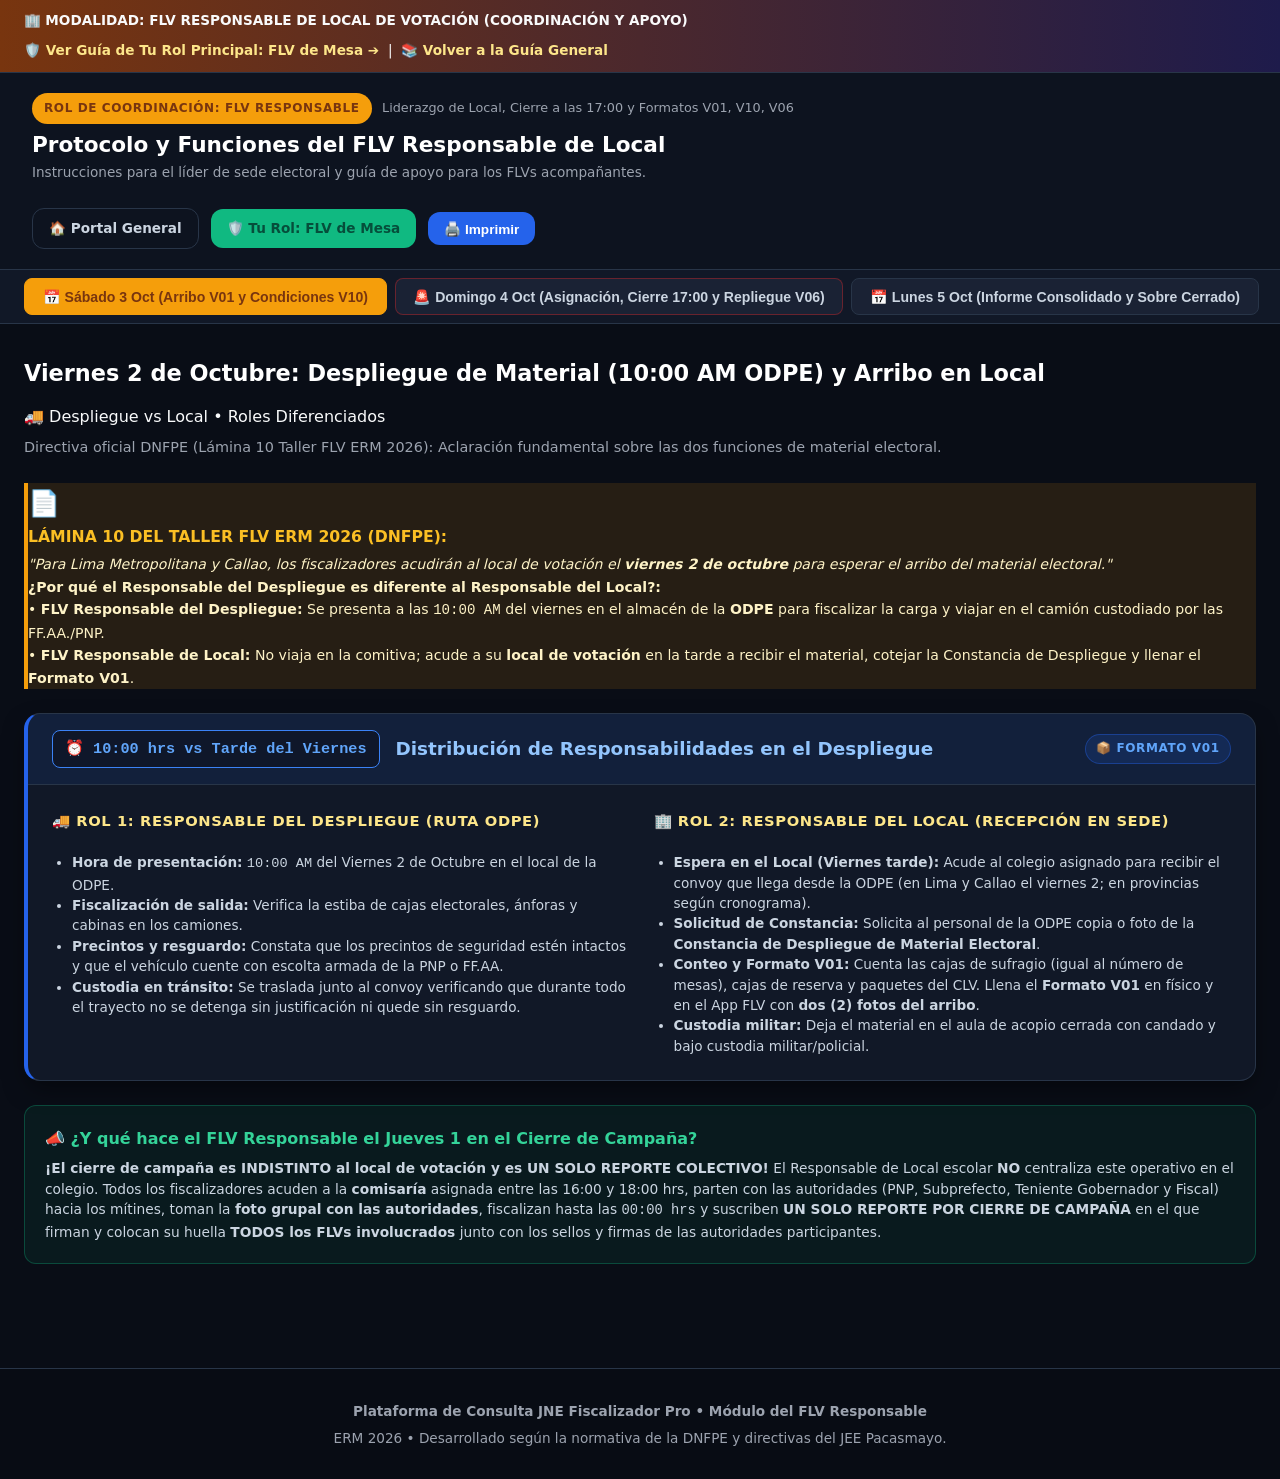
<file: others/FLV/flv-responsable.html>
<!DOCTYPE html>
<html lang="es">
<head>
  <meta charset="UTF-8">
  <meta name="viewport" content="width=device-width, initial-scale=1.0">
  <title>Guía del FLV Responsable de Local de Votación - ERM 2026</title>
  <style>
    :root {
      --primary: #2563eb;
      --primary-hover: #1d4ed8;
      --primary-glow: rgba(37, 99, 235, 0.35);
      --jne-red: #dc2626;
      --jne-red-glow: rgba(220, 38, 38, 0.35);
      --success: #10b981;
      --success-bg: rgba(16, 185, 129, 0.15);
      --warning: #f59e0b;
      --warning-bg: rgba(245, 158, 11, 0.15);
      --danger: #ef4444;
      --danger-bg: rgba(239, 68, 68, 0.15);
      --info-bg: rgba(37, 99, 235, 0.15);
      --bg-dark: #090d16;
      --bg-card: #111827;
      --bg-card-alt: #1a2234;
      --bg-card-hover: #222d42;
      --border: #283548;
      --border-light: #374151;
      --text-main: #f9fafb;
      --text-muted: #9ca3af;
      --text-sub: #cbd5e1;
      --radius-sm: 8px;
      --radius-md: 12px;
      --radius-lg: 16px;
      --radius-xl: 22px;
      --shadow-card: 0 10px 25px -5px rgba(0, 0, 0, 0.5);
      --transition: all 0.25s cubic-bezier(0.4, 0, 0.2, 1);
    }

    * { box-sizing: border-box; margin: 0; padding: 0; }
    body {
      font-family: 'Segoe UI', system-ui, -apple-system, Roboto, sans-serif;
      background-color: var(--bg-dark);
      color: var(--text-main);
      line-height: 1.6;
      min-height: 100vh;
    }

    /* Scrollbar */
    ::-webkit-scrollbar { width: 8px; height: 8px; }
    ::-webkit-scrollbar-track { background: var(--bg-dark); }
    ::-webkit-scrollbar-thumb { background: var(--border); border-radius: 4px; }
    ::-webkit-scrollbar-thumb:hover { background: var(--primary); }

    /* Top Banner */
    .top-banner {
      background: linear-gradient(90deg, #78350f 0%, #1e1b4b 100%);
      padding: 0.65rem 1.5rem;
      border-bottom: 1px solid var(--border);
      display: flex;
      justify-content: space-between;
      align-items: center;
      font-size: 0.85rem;
      flex-wrap: wrap;
      gap: 0.5rem;
    }

    .top-banner a {
      color: #fde68a;
      text-decoration: none;
      font-weight: 600;
      display: inline-flex;
      align-items: center;
      gap: 0.35rem;
    }
    .top-banner a:hover { color: #ffffff; text-decoration: underline; }

    /* Header */
    header {
      background: #0d131f;
      border-bottom: 1px solid var(--border);
      padding: 1.25rem 2rem;
      position: sticky;
      top: 0;
      z-index: 100;
      backdrop-filter: blur(10px);
    }

    .header-content {
      max-width: 1400px;
      margin: 0 auto;
      display: flex;
      justify-content: space-between;
      align-items: center;
      gap: 1.5rem;
      flex-wrap: wrap;
    }

    .role-badge {
      background: var(--warning);
      color: #78350f;
      font-weight: 800;
      font-size: 0.75rem;
      padding: 0.35rem 0.75rem;
      border-radius: 9999px;
      text-transform: uppercase;
      letter-spacing: 0.05em;
    }

    .header-title h1 {
      font-size: 1.35rem;
      color: #ffffff;
    }
    .header-title p {
      font-size: 0.85rem;
      color: var(--text-muted);
    }

    .header-nav-btns {
      display: flex;
      gap: 0.75rem;
      align-items: center;
    }

    .btn {
      display: inline-flex;
      align-items: center;
      gap: 0.4rem;
      padding: 0.55rem 1rem;
      border-radius: var(--radius-md);
      font-size: 0.85rem;
      font-weight: 600;
      cursor: pointer;
      text-decoration: none;
      transition: var(--transition);
      border: none;
    }

    .btn-primary { background: var(--primary); color: white; }
    .btn-primary:hover { background: var(--primary-hover); transform: translateY(-1px); }
    .btn-outline { background: transparent; border: 1px solid var(--border); color: var(--text-sub); }
    .btn-outline:hover { background: var(--bg-card-alt); color: white; border-color: var(--text-muted); }
    .btn-success { background: var(--success); color: #064e3b; font-weight: 700; }
    .btn-success:hover { background: #059669; }

    /* Day Nav Bar */
    .day-nav {
      background: #111827;
      border-bottom: 1px solid var(--border);
      position: sticky;
      top: 74px;
      z-index: 90;
      padding: 0.5rem 1.5rem;
      display: flex;
      gap: 0.5rem;
      overflow-x: auto;
      max-width: 100%;
    }

    .day-tab {
      padding: 0.6rem 1.1rem;
      background: var(--bg-card-alt);
      border: 1px solid var(--border);
      color: var(--text-sub);
      border-radius: var(--radius-sm);
      font-size: 0.88rem;
      font-weight: 600;
      cursor: pointer;
      white-space: nowrap;
      transition: var(--transition);
      display: flex;
      align-items: center;
      gap: 0.4rem;
    }

    .day-tab:hover {
      background: var(--bg-card-hover);
      color: white;
    }

    .day-tab.active {
      background: var(--warning);
      border-color: var(--warning);
      color: #78350f;
      box-shadow: 0 0 12px var(--gold-glow);
    }

    .day-tab.special {
      border-color: rgba(220, 38, 38, 0.4);
    }
    .day-tab.special.active {
      background: var(--jne-red);
      border-color: var(--jne-red);
      color: white;
      box-shadow: 0 0 12px var(--jne-red-glow);
    }

    /* Container */
    main {
      max-width: 1400px;
      margin: 0 auto;
      padding: 2rem 1.5rem;
    }

    .day-section {
      display: none;
      animation: fadeIn 0.3s ease-out;
    }
    .day-section.active { display: block; }

    @keyframes fadeIn {
      from { opacity: 0; transform: translateY(6px); }
      to { opacity: 1; transform: translateY(0); }
    }

    /* Hour Block */
    .hour-block {
      background: var(--bg-card);
      border: 1px solid var(--border);
      border-radius: var(--radius-lg);
      margin-bottom: 1.5rem;
      overflow: hidden;
      box-shadow: var(--shadow-card);
      transition: var(--transition);
    }

    .hour-header {
      padding: 1rem 1.5rem;
      background: var(--bg-card-alt);
      border-bottom: 1px solid var(--border);
      display: flex;
      justify-content: space-between;
      align-items: center;
      gap: 1rem;
      flex-wrap: wrap;
    }

    .hour-time-badge {
      display: inline-flex;
      align-items: center;
      gap: 0.4rem;
      background: #0f172a;
      border: 1px solid var(--warning);
      color: #fbbf24;
      padding: 0.35rem 0.75rem;
      border-radius: var(--radius-sm);
      font-family: 'Consolas', monospace;
      font-weight: 700;
      font-size: 0.95rem;
    }

    .hour-title {
      font-size: 1.15rem;
      font-weight: 700;
      color: white;
      flex: 1;
    }

    .medium-tag {
      font-size: 0.75rem;
      font-weight: 700;
      padding: 0.3rem 0.65rem;
      border-radius: 9999px;
      text-transform: uppercase;
      letter-spacing: 0.05em;
    }

    .tag-app { background: var(--info-bg); color: #60a5fa; border: 1px solid rgba(37, 99, 235, 0.4); }
    .tag-fisico { background: var(--warning-bg); color: #fbbf24; border: 1px solid rgba(245, 158, 11, 0.4); }
    .tag-ambos { background: var(--success-bg); color: #34d399; border: 1px solid rgba(16, 185, 129, 0.4); }

    .hour-body {
      padding: 1.5rem;
      display: grid;
      grid-template-columns: 1fr 1fr;
      gap: 1.5rem;
    }

    @media (max-width: 950px) {
      .hour-body { grid-template-columns: 1fr; }
    }

    .task-col {
      display: flex;
      flex-direction: column;
      gap: 1rem;
    }

    .sub-title {
      font-size: 0.92rem;
      font-weight: 700;
      color: #fde68a;
      text-transform: uppercase;
      letter-spacing: 0.04em;
      display: flex;
      align-items: center;
      gap: 0.4rem;
      margin-bottom: 0.25rem;
    }

    /* Checklist task item */
    .task-check-card {
      background: var(--bg-card-alt);
      border: 1px solid var(--border);
      border-radius: var(--radius-md);
      padding: 1rem;
      display: flex;
      align-items: flex-start;
      gap: 0.85rem;
      cursor: pointer;
      user-select: none;
      transition: var(--transition);
    }

    .task-check-card:hover {
      background: var(--bg-card-hover);
      border-color: var(--warning);
    }

    .task-check-card input[type="checkbox"] {
      width: 1.25rem;
      height: 1.25rem;
      margin-top: 0.15rem;
      accent-color: var(--warning);
      cursor: pointer;
    }

    .task-check-card.done {
      border-color: rgba(245, 158, 11, 0.4);
      background: rgba(245, 158, 11, 0.05);
    }
    .task-check-card.done span.task-text {
      text-decoration: line-through;
      color: var(--text-muted);
    }

    .case-box {
      background: #0d1424;
      border: 1px solid rgba(245, 158, 11, 0.3);
      border-radius: var(--radius-md);
      padding: 1.1rem;
    }

    .case-header {
      display: flex;
      align-items: center;
      justify-content: space-between;
      margin-bottom: 0.65rem;
    }

    .case-title {
      color: #fbbf24;
      font-weight: 700;
      font-size: 0.95rem;
      display: flex;
      align-items: center;
      gap: 0.4rem;
    }

    .case-body {
      font-size: 0.88rem;
      color: var(--text-sub);
      line-height: 1.5;
    }

    .case-action {
      margin-top: 0.75rem;
      background: rgba(245, 158, 11, 0.1);
      border-left: 3px solid var(--warning);
      padding: 0.65rem 0.85rem;
      font-size: 0.84rem;
      color: #fde68a;
      border-radius: 0 6px 6px 0;
    }

    .template-box {
      background: #090e1a;
      border: 1px dashed var(--border-light);
      border-radius: var(--radius-md);
      padding: 1.1rem;
      margin-top: 1rem;
    }

    .template-title {
      color: #60a5fa;
      font-weight: 700;
      font-size: 0.88rem;
      display: flex;
      align-items: center;
      gap: 0.4rem;
      margin-bottom: 0.5rem;
    }

    .template-code {
      font-family: 'Consolas', monospace;
      font-size: 0.8rem;
      color: #a7f3d0;
      background: #04070e;
      padding: 0.75rem;
      border-radius: 6px;
      white-space: pre-wrap;
      word-break: break-word;
      max-height: 220px;
      overflow-y: auto;
    }

    /* Sobres Grid */
    .sobres-mini-grid {
      display: grid;
      grid-template-columns: repeat(auto-fit, minmax(130px, 1fr));
      gap: 0.5rem;
      margin-top: 0.75rem;
    }
    .sobre-mini {
      padding: 0.5rem;
      border-radius: 6px;
      font-size: 0.78rem;
      border-left: 4px solid;
      background: #0c1220;
    }
    .s-plomo { border-color: #94a3b8; }
    .s-rojo { border-color: #ef4444; }
    .s-celeste { border-color: #38bdf8; }
    .s-verde { border-color: #22c55e; }
    .s-naranja { border-color: #f97316; }

    .grid-2 {
      display: grid;
      grid-template-columns: repeat(auto-fit, minmax(320px, 1fr));
      gap: 1.25rem;
      margin-bottom: 1.25rem;
    }
    .grid-3 {
      display: grid;
      grid-template-columns: repeat(auto-fit, minmax(280px, 1fr));
      gap: 1.25rem;
      margin-bottom: 1.25rem;
    }

    /* Optimizaciones Responsivas Móviles Ultra-Compactas (iPhone iOS / Android) */
    @media (max-width: 768px) {
      .top-banner {
        display: none; /* Se oculta en móvil para liberar 45px de altura */
      }
      header {
        position: relative; /* Deja de ser pegajoso: se desliza con el scroll */
        top: auto;
        padding: 0.65rem 1rem;
        border-bottom: none;
      }
      .header-content {
        flex-direction: column;
        align-items: flex-start;
        gap: 0.5rem;
      }
      .header-title h1 {
        font-size: 1.05rem;
        line-height: 1.25;
        margin-top: 0.15rem;
      }
      .header-title p {
        display: none; /* Oculta el texto descriptivo largo en móvil */
      }
      .header-nav-btns {
        width: 100%;
        display: flex;
        gap: 0.35rem;
      }
      .header-nav-btns .btn {
        flex: 1 1 auto;
        justify-content: center;
        padding: 0.45rem 0.5rem;
        font-size: 0.76rem;
      }
      .day-nav {
        position: sticky;
        top: 0; /* Único elemento que se mantiene pegado arriba, súper delgado */
        z-index: 100;
        padding: 0.35rem 0.6rem;
        background: rgba(17, 24, 39, 0.96);
        backdrop-filter: blur(8px);
        border-bottom: 1px solid var(--border);
        box-shadow: 0 4px 12px rgba(0, 0, 0, 0.4);
        -webkit-overflow-scrolling: touch;
      }
      .day-tab {
        padding: 0.4rem 0.75rem;
        font-size: 0.8rem;
        border-radius: 6px;
      }
      main {
        padding: 0.85rem 0.65rem;
      }
      .hour-body {
        grid-template-columns: 1fr;
        padding: 0.85rem;
        gap: 1rem;
      }
      .hour-header {
        flex-direction: column;
        align-items: flex-start;
        gap: 0.5rem;
        padding: 0.85rem;
      }
      .hour-title {
        font-size: 1rem;
      }
      .grid-2, .grid-3 {
        grid-template-columns: 1fr;
      }
      .task-check-card {
        padding: 0.75rem;
      }
      .task-check-card input[type="checkbox"] {
        min-width: 22px;
        min-height: 22px;
      }
    }

    footer {
      background: #080c14;
      border-top: 1px solid var(--border);
      padding: 2rem;
      text-align: center;
      color: var(--text-muted);
      font-size: 0.85rem;
      margin-top: 3rem;
    }
  </style>
</head>
<body>

  <!-- Top Banner -->
  <div class="top-banner">
    <div>
      🏢 <strong>MODALIDAD: FLV RESPONSABLE DE LOCAL DE VOTACIÓN (COORDINACIÓN Y APOYO)</strong>
    </div>
    <div>
      <a href="flv-mesa.html">🛡️ Ver Guía de Tu Rol Principal: FLV de Mesa ➔</a>
      &nbsp;|&nbsp;
      <a href="index.html">📚 Volver a la Guía General</a>
    </div>
  </div>

  <!-- Header -->
  <header>
    <div class="header-content">
      <div class="header-title">
        <div style="display: flex; align-items: center; gap: 0.65rem; margin-bottom: 0.25rem;">
          <span class="role-badge">Rol de Coordinación: FLV Responsable</span>
          <span style="font-size: 0.8rem; color: var(--text-muted);">Liderazgo de Local, Cierre a las 17:00 y Formatos V01, V10, V06</span>
        </div>
        <h1>Protocolo y Funciones del FLV Responsable de Local</h1>
        <p>Instrucciones para el líder de sede electoral y guía de apoyo para los FLVs acompañantes.</p>
      </div>
      <div class="header-nav-btns">
        <a href="index.html" class="btn btn-outline">🏠 Portal General</a>
        <a href="flv-mesa.html" class="btn btn-success">🛡️ Tu Rol: FLV de Mesa</a>
        <button class="btn btn-primary" onclick="window.print()">🖨️ Imprimir</button>
      </div>
    </div>
  </header>

  <!-- Day Selector Tab Bar -->
  <div class="day-nav">
    <button class="day-tab active" onclick="switchDay('sabado')">📅 Sábado 3 Oct (Arribo V01 y Condiciones V10)</button>
    <button class="day-tab special" onclick="switchDay('domingo')">🚨 Domingo 4 Oct (Asignación, Cierre 17:00 y Repliegue V06)</button>
    <button class="day-tab" onclick="switchDay('lunes')">📅 Lunes 5 Oct (Informe Consolidado y Sobre Cerrado)</button>
  </div>

  <main>

        <!-- ========================================== -->
    <!-- VIERNES 2 DE OCTUBRE: DESPLIEGUE VS LOCAL -->
    <!-- ========================================== -->
    <section id="day-viernes" class="day-section active">
      <div style="margin-bottom: 1.5rem;">
        <div style="display: flex; align-items: center; gap: 0.75rem; flex-wrap: wrap;">
          <h2 style="font-size: 1.4rem; color: white;">Viernes 2 de Octubre: Despliegue de Material (10:00 AM ODPE) y Arribo en Local</h2>
          <span class="badge badge-gold">&#128666; Despliegue vs Local &bull; Roles Diferenciados</span>
        </div>
        <p style="color: var(--text-muted); font-size: 0.9rem; margin-top: 0.35rem;">
          Directiva oficial DNFPE (L&aacute;mina 10 Taller FLV ERM 2026): Aclaraci&oacute;n fundamental sobre las dos funciones de material electoral.
        </p>
      </div>

      <!-- ALERTA NORMATIVA: LIMA/CALLAO Y DIFERENCIA DE ROLES -->
      <div class="alert-box alert-warning" style="margin-bottom: 1.5rem; background: rgba(245, 158, 11, 0.12); border-left: 4px solid var(--warning);">
        <div style="font-size: 1.6rem;">&#128196;</div>
        <div>
          <strong style="color: #fbbf24; font-size: 0.98rem;">L&Aacute;MINA 10 DEL TALLER FLV ERM 2026 (DNFPE):</strong>
          <p style="font-size: 0.88rem; color: #fef3c7; margin-top: 0.25rem;">
            <em>"Para Lima Metropolitana y Callao, los fiscalizadores acudir&aacute;n al local de votaci&oacute;n el <strong>viernes 2 de octubre</strong> para esperar el arribo del material electoral."</em><br>
            <strong>&iquest;Por qu&eacute; el Responsable del Despliegue es diferente al Responsable del Local?:</strong><br>
            &bull; <strong>FLV Responsable del Despliegue:</strong> Se presenta a las <code>10:00 AM</code> del viernes en el almac&eacute;n de la <strong>ODPE</strong> para fiscalizar la carga y viajar en el cami&oacute;n custodiado por las FF.AA./PNP.<br>
            &bull; <strong>FLV Responsable de Local:</strong> No viaja en la comitiva; acude a su <strong>local de votaci&oacute;n</strong> en la tarde a recibir el material, cotejar la Constancia de Despliegue y llenar el <strong>Formato V01</strong>.
          </p>
        </div>
      </div>

      <!-- CUADRO COMPARATIVO DE ROLES EN MATERIAL -->
      <div class="hour-block" style="border-left: 4px solid var(--primary);">
        <div class="hour-header" style="background: rgba(37, 99, 235, 0.1);">
          <div class="hour-time-badge" style="border-color: #3b82f6; color: #60a5fa;">&#9200; 10:00 hrs vs Tarde del Viernes</div>
          <div class="hour-title" style="color: #93c5fd;">Distribuci&oacute;n de Responsabilidades en el Despliegue</div>
          <span class="medium-tag tag-app">&#128230; Formato V01</span>
        </div>
        <div class="hour-body">
          <div class="task-col">
            <div class="sub-title">&#128666; Rol 1: Responsable del Despliegue (Ruta ODPE)</div>
            <ul style="font-size: 0.85rem; color: var(--text-sub); margin-left: 1.25rem; line-height: 1.5;">
              <li><strong>Hora de presentaci&oacute;n:</strong> <code>10:00 AM</code> del Viernes 2 de Octubre en el local de la ODPE.</li>
              <li><strong>Fiscalizaci&oacute;n de salida:</strong> Verifica la estiba de cajas electorales, &aacute;nforas y cabinas en los camiones.</li>
              <li><strong>Precintos y resguardo:</strong> Constata que los precintos de seguridad est&eacute;n intactos y que el veh&iacute;culo cuente con escolta armada de la PNP o FF.AA.</li>
              <li><strong>Custodia en tr&aacute;nsito:</strong> Se traslada junto al convoy verificando que durante todo el trayecto no se detenga sin justificaci&oacute;n ni quede sin resguardo.</li>
            </ul>
          </div>

          <div class="task-col">
            <div class="sub-title">&#127970; Rol 2: Responsable del Local (Recepci&oacute;n en Sede)</div>
            <ul style="font-size: 0.85rem; color: var(--text-sub); margin-left: 1.25rem; line-height: 1.5;">
              <li><strong>Espera en el Local (Viernes tarde):</strong> Acude al colegio asignado para recibir el convoy que llega desde la ODPE (en Lima y Callao el viernes 2; en provincias seg&uacute;n cronograma).</li>
              <li><strong>Solicitud de Constancia:</strong> Solicita al personal de la ODPE copia o foto de la <strong>Constancia de Despliegue de Material Electoral</strong>.</li>
              <li><strong>Conteo y Formato V01:</strong> Cuenta las cajas de sufragio (igual al n&uacute;mero de mesas), cajas de reserva y paquetes del CLV. Llena el <strong>Formato V01</strong> en f&iacute;sico y en el App FLV con <strong>dos (2) fotos del arribo</strong>.</li>
              <li><strong>Custodia militar:</strong> Deja el material en el aula de acopio cerrada con candado y bajo custodia militar/policial.</li>
            </ul>
          </div>
        </div>
      </div>

      <!-- ACLARACION SOBRE EL JUEVES -->
      <div style="background: rgba(16, 185, 129, 0.08); border: 1px solid rgba(16, 185, 129, 0.3); border-radius: var(--radius-md); padding: 1.25rem; margin-bottom: 1.5rem;">
        <h4 style="color: #34d399; font-size: 1rem; margin-bottom: 0.4rem;">&#128227; &iquest;Y qu&eacute; hace el FLV Responsable el Jueves 1 en el Cierre de Campa&ntilde;a?</h4>
        <p style="font-size: 0.86rem; color: var(--text-sub); line-height: 1.5;">
          <strong>&iexcl;El cierre de campa&ntilde;a es INDISTINTO al local de votaci&oacute;n y es UN SOLO REPORTE COLECTIVO!</strong> El Responsable de Local escolar <strong>NO</strong> centraliza este operativo en el colegio. Todos los fiscalizadores acuden a la <strong>comisar&iacute;a</strong> asignada entre las 16:00 y 18:00 hrs, parten con las autoridades (PNP, Subprefecto, Teniente Gobernador y Fiscal) hacia los m&iacute;tines, toman la <strong>foto grupal con las autoridades</strong>, fiscalizan hasta las <code>00:00 hrs</code> y suscriben <strong>UN SOLO REPORTE POR CIERRE DE CAMPA&Ntilde;A</strong> en el que firman y colocan su huella <strong>TODOS los FLVs involucrados</strong> junto con los sellos y firmas de las autoridades participantes.
        </p>
      </div>
    </section>

    <!-- ========================================== -->
    <!-- SABADO 3 DE OCTUBRE: ARRIBO Y CONDICIONES -->
    <!-- ========================================== -->
    <section id="day-sabado" class="day-section">
      <div style="margin-bottom: 1.5rem;">
        <h2 style="font-size: 1.4rem; color: white;">Sábado 3 de Octubre: Formatos V01 y V10 en el App FLV</h2>
        <p style="color: var(--text-muted); font-size: 0.9rem;">
          Estas dos secciones del App FLV están habilitadas exclusivamente para el FLV Responsable del local.
        </p>
      </div>

      <!-- ARRIBO DE MATERIAL V01 -->
      <div class="hour-block">
        <div class="hour-header">
          <div class="hour-time-badge">⏰ Tarde del Sábado • Arribo de Material</div>
          <div class="hour-title">Formato V01: Fiscalización del Arribo del Material Electoral</div>
          <span class="medium-tag tag-ambos">📱 App FLV + 📝 Formato V01</span>
        </div>
        <div class="hour-body">
          <div class="task-col">
            <div class="sub-title">📌 Qué registra el FLV Responsable</div>
            <div class="task-check-card" onclick="toggleTask(this, 'chk_r1')">
              <input type="checkbox" id="chk_r1">
              <span class="task-text">
                <strong>Datos del Despliegue ODPE:</strong> Número de ruta ODPE, empresa transportista, placa del vehículo, tipo de vehículo y nombre con DNI del conductor.
              </span>
            </div>
            <div class="task-check-card" onclick="toggleTask(this, 'chk_r2')">
              <input type="checkbox" id="chk_r2">
              <span class="task-text">
                <strong>Resguardo y Custodia:</strong> Consignar si contó con resguardo policial (PNP) o militar (FF.AA.), cantidad de efectivos y datos del responsable de la escolta.
              </span>
            </div>
            <div class="task-check-card" onclick="toggleTask(this, 'chk_r3')">
              <input type="checkbox" id="chk_r3">
              <span class="task-text">
                <strong>Conteo de Paquetes:</strong> Cantidad de cajas de sufragio (igual al número de mesas), cajas de reserva, paquetes de contingencia, paquetes para el CLV y ánforas/cabinas.
              </span>
            </div>
            <div class="task-check-card" onclick="toggleTask(this, 'chk_r4')">
              <input type="checkbox" id="chk_r4">
              <span class="task-text">
                <strong>2 Fotografías en SIPE:</strong> Subir en el App FLV dos fotos horizontales descriptivas de la descarga y almacenamiento en el aula de acopio.
              </span>
            </div>
          </div>

          <div class="task-col">
            <div class="case-box">
              <div class="case-header">
                <span class="case-title">🚨 Incidencia Típica en Arribo</span>
                <span class="badge badge-red">Alerta Inmediata</span>
              </div>
              <div class="case-body">
                <strong>Situación:</strong> Llegan 18 cajas de sufragio pero el local tiene 19 mesas programadas. O las cajas no tienen precinto de seguridad intacto.
              </div>
              <div class="case-action">
                <strong>Acción del Responsable:</strong> Marcar en el Formato V01: <em>"Entrega conforme: NO"</em>, describir el faltante en observaciones, registrar Alerta de Incidencia en el App FLV y comunicar en el acto al FISPRO/FISDIS.
              </div>
            </div>

            <div class="template-box">
              <div class="template-title">📋 Llenado Resuelto del Formato V01</div>
              <div class="template-code">FORMATO V01 ARRIBO:
Ruta ODPE: N° 04 - Vehículo: Camión Isuzu Placa T8P-912
Conductor: Juan Pérez Soto - DNI: 19827364
Resguardo: SÍ (PNP - 2 efectivos - Suboficial Gómez)
Cajas de sufragio: 15 / Cajas reserva: 2 / Contingencia: 1
¿Entrega conforme?: SÍ / ¿Incidencias?: NO
Firmas: FLV Responsable y FLVs participantes de apoyo.</div>
            </div>
          </div>
        </div>
      </div>

      <!-- CONDICIONES DEL LOCAL V10 -->
      <div class="hour-block">
        <div class="hour-header">
          <div class="hour-time-badge">⏰ Tarde del Sábado • Condiciones del Local</div>
          <div class="hour-title">Formato V10: Fiscalización de Infraestructura y Servicios</div>
          <span class="medium-tag tag-app">📱 Obligatorio Registrar el Sábado en App</span>
        </div>
        <div class="hour-body">
          <div class="task-col">
            <div class="sub-title">📌 Puntos de Verificación Obligatoria</div>
            <div class="task-check-card" onclick="toggleTask(this, 'chk_r5')">
              <input type="checkbox" id="chk_r5">
              <span class="task-text">
                <strong>Fluido Eléctrico (CRÍTICO):</strong> Probar físicamente los interruptores de luz de cada pabellón y aula. Es obligatorio verificar que funcionen para el escrutinio nocturno.
              </span>
            </div>
            <div class="task-check-card" onclick="toggleTask(this, 'chk_r6')">
              <input type="checkbox" id="chk_r6">
              <span class="task-text">
                <strong>Infraestructura y Cerco:</strong> Evaluar si techos, pisos y ventanas están en buen estado y si el cerco perimétrico garantiza la seguridad del local.
              </span>
            </div>
            <div class="task-check-card" onclick="toggleTask(this, 'chk_r7')">
              <input type="checkbox" id="chk_r7">
              <span class="task-text">
                <strong>2 Fotos Panorámicas:</strong> Subir 2 fotos en App FLV (acondicionamiento de aulas o señalización panorámica). <em>Prohibido fotos de inodoros o caños; prohibido selfies.</em>
              </span>
            </div>
          </div>

          <div class="task-col">
            <div class="case-box">
              <div class="case-header">
                <span class="case-title">🚨 Incidencia: Corte de Energía Eléctrica</span>
                <span class="badge badge-gold">Incidencia Moderada INC-28</span>
              </div>
              <div class="case-body">
                <strong>Situación:</strong> 3 aulas no tienen luz eléctrica por avería en la llave térmica general del colegio.
              </div>
              <div class="case-action">
                El FLV Responsable marca <em>"¿Condiciones adecuadas?: NO"</em>, solicita inmediatamente al Coordinador de Local de ONPE y al director del colegio reparar la llave, registra Alerta en el App FLV y da cuenta al FISPRO.
              </div>
            </div>
          </div>
        </div>
      </div>
    </section>

    <!-- ========================================== -->
    <!-- DOMINGO 4 DE OCTUBRE: JORNADA Y REPLIEGUE -->
    <!-- ========================================== -->
    <section id="day-domingo" class="day-section">
      <div style="margin-bottom: 1.5rem;">
        <h2 style="font-size: 1.4rem; color: #fbbf24;">Domingo 4 de Octubre: Asignación, Cierre 17:00 y Repliegue V06</h2>
        <p style="color: var(--text-muted); font-size: 0.9rem;">
          Liderazgo operativo en el centro de votación y custodia de los sobres de actas electorales hacia la ODPE.
        </p>
      </div>

      <!-- ASIGNACION Y APERTURA -->
      <div class="hour-block">
        <div class="hour-header">
          <div class="hour-time-badge">⏰ 06:00 a 07:00 hrs</div>
          <div class="hour-title">Asignación de Mesas y Registro de Actores Electorales</div>
          <span class="medium-tag tag-app">📱 App FLV Exclusivo</span>
        </div>
        <div class="hour-body">
          <div class="task-col">
            <div class="sub-title">📌 Tareas del FLV Responsable</div>
            <div class="task-check-card" onclick="toggleTask(this, 'chk_r8')">
              <input type="checkbox" id="chk_r8">
              <span class="task-text">
                <strong>Asignación digital de mesas:</strong> En el menú del App FLV, asigna a cada FLV de mesa las mesas que supervisará (ej. FLV Juan Pérez: mesas 1 a 4).
              </span>
            </div>
            <div class="task-check-card" onclick="toggleTask(this, 'chk_r9')">
              <input type="checkbox" id="chk_r9">
              <span class="task-text">
                <strong>Registro de Actores Globales:</strong> Registrar en el App los datos del CLV de ONPE (nombre, DNI, teléfono), personal PNP y FF.AA. de resguardo, y personeros de local.
              </span>
            </div>
          </div>

          <div class="task-col">
            <div class="case-box">
              <div class="case-header">
                <span class="case-title">💡 Personeros de Local vs Personeros de Mesa</span>
                <span class="badge badge-blue">Regla LOE</span>
              </div>
              <div class="case-body">
                El personero de centro de votación coordina a los personeros de mesa de su partido. No puede haber dos personeros del mismo partido actuando en la misma mesa simultáneamente.
              </div>
            </div>
          </div>
        </div>
      </div>

      <!-- CIERRE A LAS 17:00 HRS -->
      <div class="hour-block">
        <div class="hour-header">
          <div class="hour-time-badge">⏰ 17:00 hrs en punto</div>
          <div class="hour-title">Verificación y Registro del CIERRE DE PUERTAS</div>
          <span class="medium-tag tag-app">📱 Botón "Cierre de Puertas" en App FLV</span>
        </div>
        <div class="hour-body">
          <div class="task-col">
            <div class="sub-title">📌 Tarea Ineludible del Responsable</div>
            <div class="task-check-card" onclick="toggleTask(this, 'chk_r10')">
              <input type="checkbox" id="chk_r10">
              <span class="task-text">
                <strong>Presencia en la puerta principal:</strong> Acompaña al CLV de ONPE y efectivos policiales en la puerta exterior del centro de votación. A las 17:00 hrs se cierra la reja.
              </span>
            </div>
            <div class="task-check-card" onclick="toggleTask(this, 'chk_r11')">
              <input type="checkbox" id="chk_r11">
              <span class="task-text">
                <strong>Registro en el App FLV:</strong> Presiona el botón formal de <strong>CIERRE DE PUERTAS</strong> en tu App FLV para reportar la hora exacta al SIPE de la DNFPE.
              </span>
            </div>
          </div>

          <div class="task-col">
            <div class="case-box">
              <div class="case-header">
                <span class="case-title">🚨 Presión Social en la Puerta</span>
                <span class="badge badge-red">Art. 274 LOE</span>
              </div>
              <div class="case-body">
                Si un grupo de personas intenta entrar por la fuerza a las 17:05 hrs, la policía debe impedirlo. El FLV Responsable no discute ni abre la reja: constata que solo voten los que ya ingresaron al patio antes de las 17:00 hrs.
              </div>
            </div>
          </div>
        </div>
      </div>

      <!-- REPLIEGUE DE ACTAS V06 -->
      <div class="hour-block">
        <div class="hour-header">
          <div class="hour-time-badge">⏰ Concluido el Escrutinio (Noche / Madrugada)</div>
          <div class="hour-title">Formato V06: Repliegue de Actas Electorales (Local a ODPE)</div>
          <span class="medium-tag tag-ambos">📱 App FLV + 📝 Formato V06 + 🚔 Custodia</span>
        </div>
        <div class="hour-body">
          <div class="task-col">
            <div class="sub-title">📌 Conteo y Custodia de Sobres de Colores</div>
            <div class="task-check-card" onclick="toggleTask(this, 'chk_r12')">
              <input type="checkbox" id="chk_r12">
              <span class="task-text">
                <strong>Conteo en Centro de Acopio:</strong> Verifica que la cantidad de sobres de actas coincida exactamente con el total de mesas del colegio.
              </span>
            </div>
            <div class="task-check-card" onclick="toggleTask(this, 'chk_r13')">
              <input type="checkbox" id="chk_r13">
              <span class="task-text">
                <strong>🚨 ACOMPAÑAMIENTO OBLIGATORIO DEL SOBRE PLOMO:</strong> El fiscalizador designado debe viajar obligatoriamente en el convoy de traslado de los Sobres Plomos (actas ODPE) bajo resguardo policial.
              </span>
            </div>
            <div class="task-check-card" onclick="toggleTask(this, 'chk_r14')">
              <input type="checkbox" id="chk_r14">
              <span class="task-text">
                <strong>Cédulas No Impugnadas (Sobre Anaranjado):</strong> Verificar que se replieguen en custodia hacia la ODPE de acuerdo a la Res. Jefatural 000075-2025-JN/ONPE.
              </span>
            </div>
            <div class="task-check-card" onclick="toggleTask(this, 'chk_r15')">
              <input type="checkbox" id="chk_r15">
              <span class="task-text">
                <strong>Llegada Conforme a la ODPE:</strong> Firmar la entrega y recepción en la sede de la ODPE y registrar la hora de llegada conforme en el Formato V06 y en el App FLV.
              </span>
            </div>
          </div>

          <div class="task-col">
            <div class="case-box">
              <div class="case-header">
                <span class="case-title">📦 Código de Colores de Sobres (Formato V06)</span>
                <span class="badge badge-gold">Destinos Oficiales</span>
              </div>
              <div class="sobres-mini-grid">
                <div class="sobre-mini s-plomo"><strong>Sobre Plomo:</strong> Actas ODPE (Cómputo)</div>
                <div class="sobre-mini s-rojo"><strong>Sobre Rojo:</strong> ONPE Sede Central</div>
                <div class="sobre-mini s-celeste"><strong>Sobre Celeste:</strong> Actas para el JEE</div>
                <div class="sobre-mini s-verde"><strong>Sobre Verde:</strong> Actas para el JNE</div>
                <div class="sobre-mini s-naranja"><strong>Sobre Anaranjado:</strong> Cédulas No Impugnadas</div>
              </div>
            </div>

            <div class="template-box">
              <div class="template-title">📋 Llenado Resuelto del Formato V06</div>
              <div class="template-code">REPORTE REPLIEGUE V06:
Tipo de repliegue: INTEGRAL (15 mesas)
Hora salida LV: 23:45 hrs / Hora llegada ODPE: 00:30 hrs
¿Entrega conforme?: SÍ
¿Incluye cédulas no impugnadas?: SÍ (Mesas 048120 a 048134)
Sobres Plomos: 15 / Rojos: 15 / Celestes: 15 / Verdes: 15 / Anaranjados: 15
Escolta PNP: Suboficial Díaz - 2 patrulleros.</div>
            </div>
          </div>
        </div>
      </div>
    </section>

    <!-- ========================================== -->
    <!-- LUNES 5 DE OCTUBRE: INFORME Y PAGO -->
    <!-- ========================================== -->
    <section id="day-lunes" class="day-section">
      <div style="margin-bottom: 1.5rem;">
        <h2 style="font-size: 1.4rem; color: white;">Lunes 5 de Octubre: Informe Final y Entrega en Sobre Cerrado</h2>
        <p style="color: var(--text-muted); font-size: 0.9rem;">
          Consolidación de toda la documentación del local para la emisión de conformidad y pago de honorarios.
        </p>
      </div>

      <div class="hour-block">
        <div class="hour-header">
          <div class="hour-time-badge">⏰ Lunes 5 Oct • Mañana y Tarde</div>
          <div class="hour-title">Responsabilidades de Liderazgo del FLV Responsable</div>
          <span class="medium-tag tag-ambos">📂 Drive + 🏢 Sede JEE</span>
        </div>
        <div class="hour-body">
          <div class="task-col">
            <div class="sub-title">📌 Acciones Concluyentes</div>
            <div class="task-check-card" onclick="toggleTask(this, 'chk_r16')">
              <input type="checkbox" id="chk_r16">
              <span class="task-text">
                <strong>Acopio de fotos en Drive:</strong> Verificar que todos los FLVs del local hayan subido las fotos horizontales completas de sus mesas al enlace Drive compartido.
              </span>
            </div>
            <div class="task-check-card" onclick="toggleTask(this, 'chk_r17')">
              <input type="checkbox" id="chk_r17">
              <span class="task-text">
                <strong>Redacción y Cuadros:</strong> Liderar la consolidación del informe físico con el número de electores hábiles, votantes y mesas instaladas.
              </span>
            </div>
            <div class="task-check-card" onclick="toggleTask(this, 'chk_r18')">
              <input type="checkbox" id="chk_r18">
              <span class="task-text">
                <strong>Entrega de Sobre Cerrado en JEE:</strong> Llevar personalmente a la sede física del JEE Pacasmayo el sobre cerrado rotulado con los formatos manuscritos originales (V01, V10, V06, F07 e incidencias).
              </span>
            </div>
            <div class="task-check-card" onclick="toggleTask(this, 'chk_r19')">
              <input type="checkbox" id="chk_r19">
              <span class="task-text">
                <strong>Firma y Trámite:</strong> Asegurar que todos los FLVs firmen con firma escaneada legible el PDF revisado para tramitar las firmas digitales del Coordinador del JEE.
              </span>
            </div>
          </div>

          <div class="task-col">
            <div class="case-box">
              <div class="case-header">
                <span class="case-title">🏢 Sede Oficial de Entrega</span>
                <span class="badge badge-gold">JEE Pacasmayo</span>
              </div>
              <div class="case-body">
                <strong>Dirección:</strong> Calle Ancash N° 999 – San Pedro de Lloc – Provincia de Pacasmayo – Región La Libertad.<br><br>
                <em>Recuerda: Los formatos físicos manuscritos deben estar debidamente firmados y con huella digital en original.</em>
              </div>
            </div>
          </div>
        </div>
      </div>
    </section>

  </main>

  <footer>
    <p><strong>Plataforma de Consulta JNE Fiscalizador Pro • Módulo del FLV Responsable</strong></p>
    <p style="margin-top: 0.35rem;">ERM 2026 • Desarrollado según la normativa de la DNFPE y directivas del JEE Pacasmayo.</p>
  </footer>

  <script>
    function switchDay(dayId) {
      document.querySelectorAll('.day-section').forEach(sec => sec.classList.remove('active'));
      document.querySelectorAll('.day-tab').forEach(btn => btn.classList.remove('active'));

      const target = document.getElementById('day-' + dayId);
      if (target) {
        target.classList.add('active');
      }

      const activeBtn = Array.from(document.querySelectorAll('.day-tab')).find(b => b.getAttribute('onclick').includes(dayId));
      if (activeBtn) {
        activeBtn.classList.add('active');
        activeBtn.scrollIntoView({ behavior: 'smooth', inline: 'center', block: 'nearest' });
      }

      window.scrollTo({ top: 120, behavior: 'smooth' });
    }

    function toggleTask(cardEl, checkId) {
      const chk = document.getElementById(checkId);
      if (!chk) return;
      chk.checked = !chk.checked;
      updateTaskStyle(cardEl, chk.checked);
      saveTasksState();
    }

    function updateTaskStyle(cardEl, isChecked) {
      if (isChecked) {
        cardEl.classList.add('done');
      } else {
        cardEl.classList.remove('done');
      }
    }

    function saveTasksState() {
      const state = {};
      document.querySelectorAll('.task-check-card input[type="checkbox"]').forEach(inp => {
        state[inp.id] = inp.checked;
      });
      localStorage.setItem('flv_responsable_tasks_erm2026', JSON.stringify(state));
    }

    function loadTasksState() {
      const saved = localStorage.getItem('flv_responsable_tasks_erm2026');
      if (saved) {
        try {
          const state = JSON.parse(saved);
          Object.keys(state).forEach(id => {
            const inp = document.getElementById(id);
            if (inp) {
              inp.checked = state[id];
              updateTaskStyle(inp.closest('.task-check-card'), state[id]);
            }
          });
        } catch (e) {}
      }
    }

    window.addEventListener('DOMContentLoaded', () => {
      loadTasksState();
    });
  </script>
</body>
</html>
</file>
